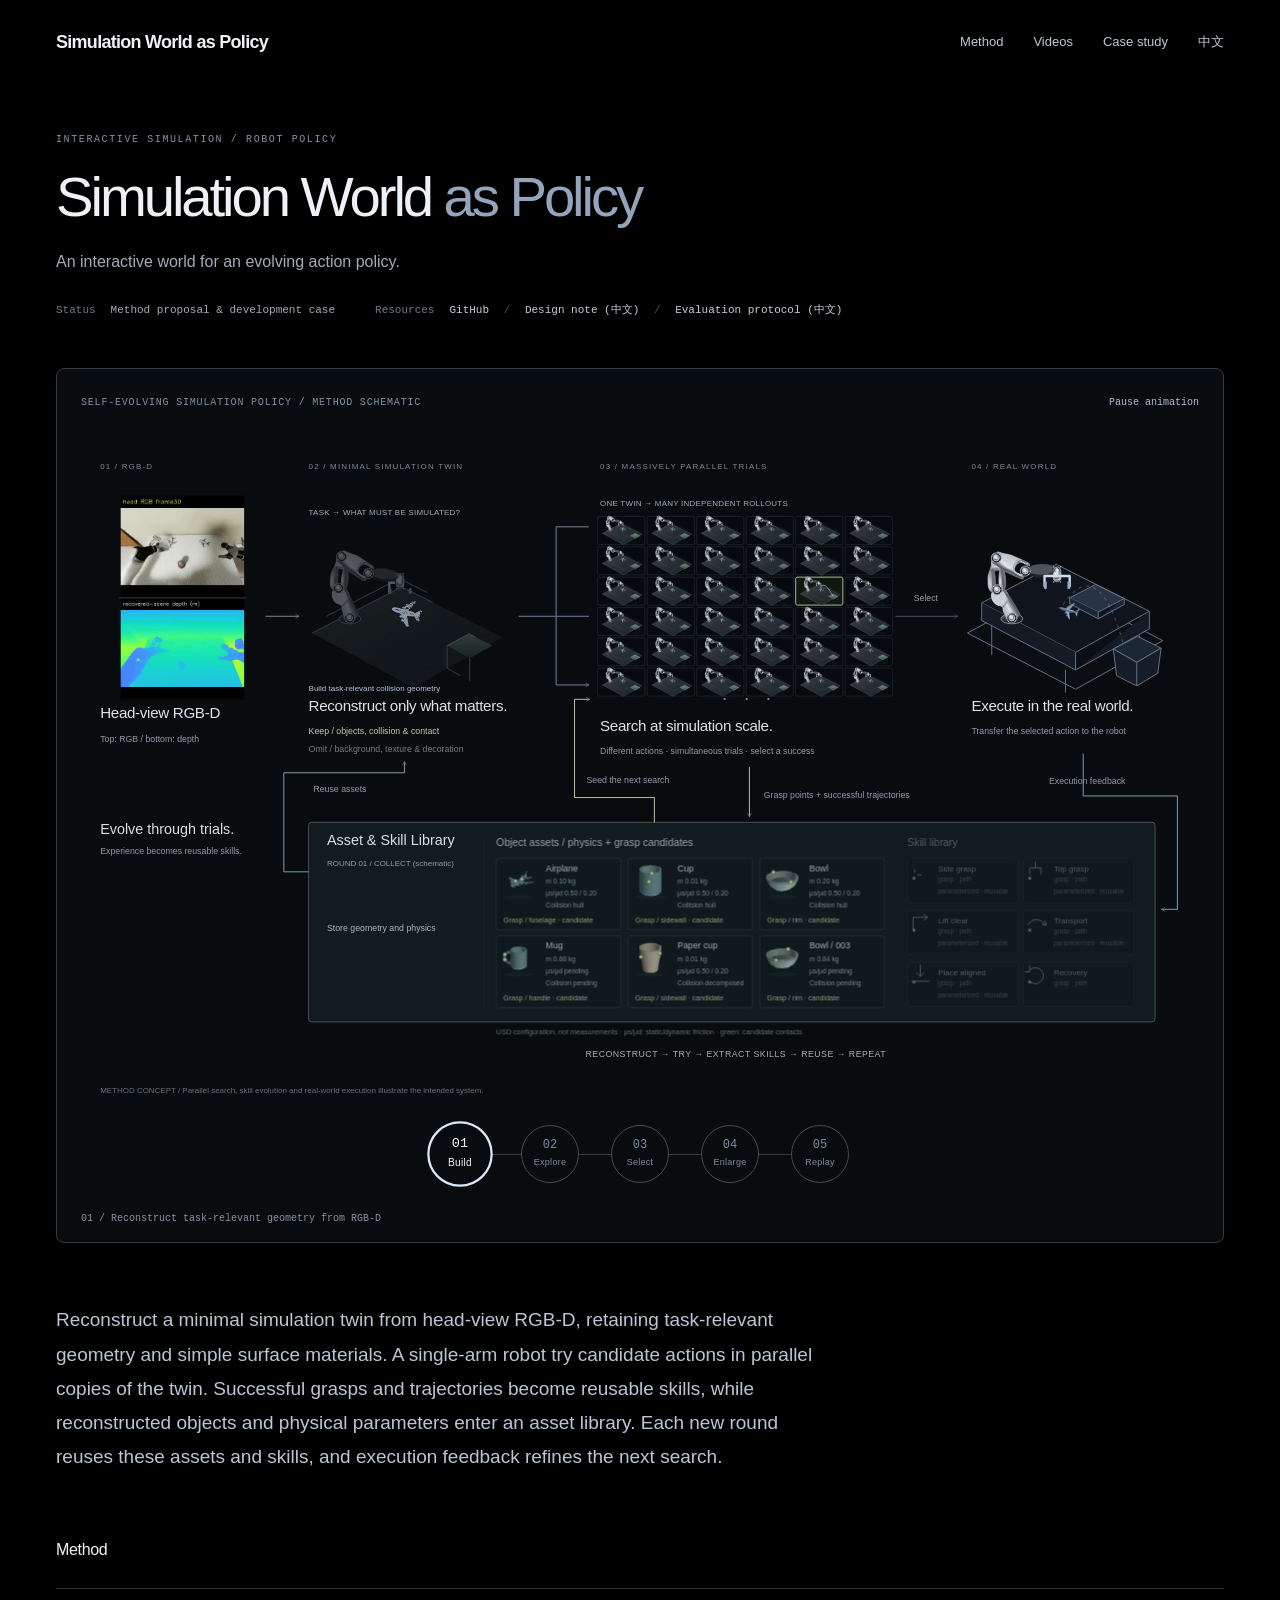
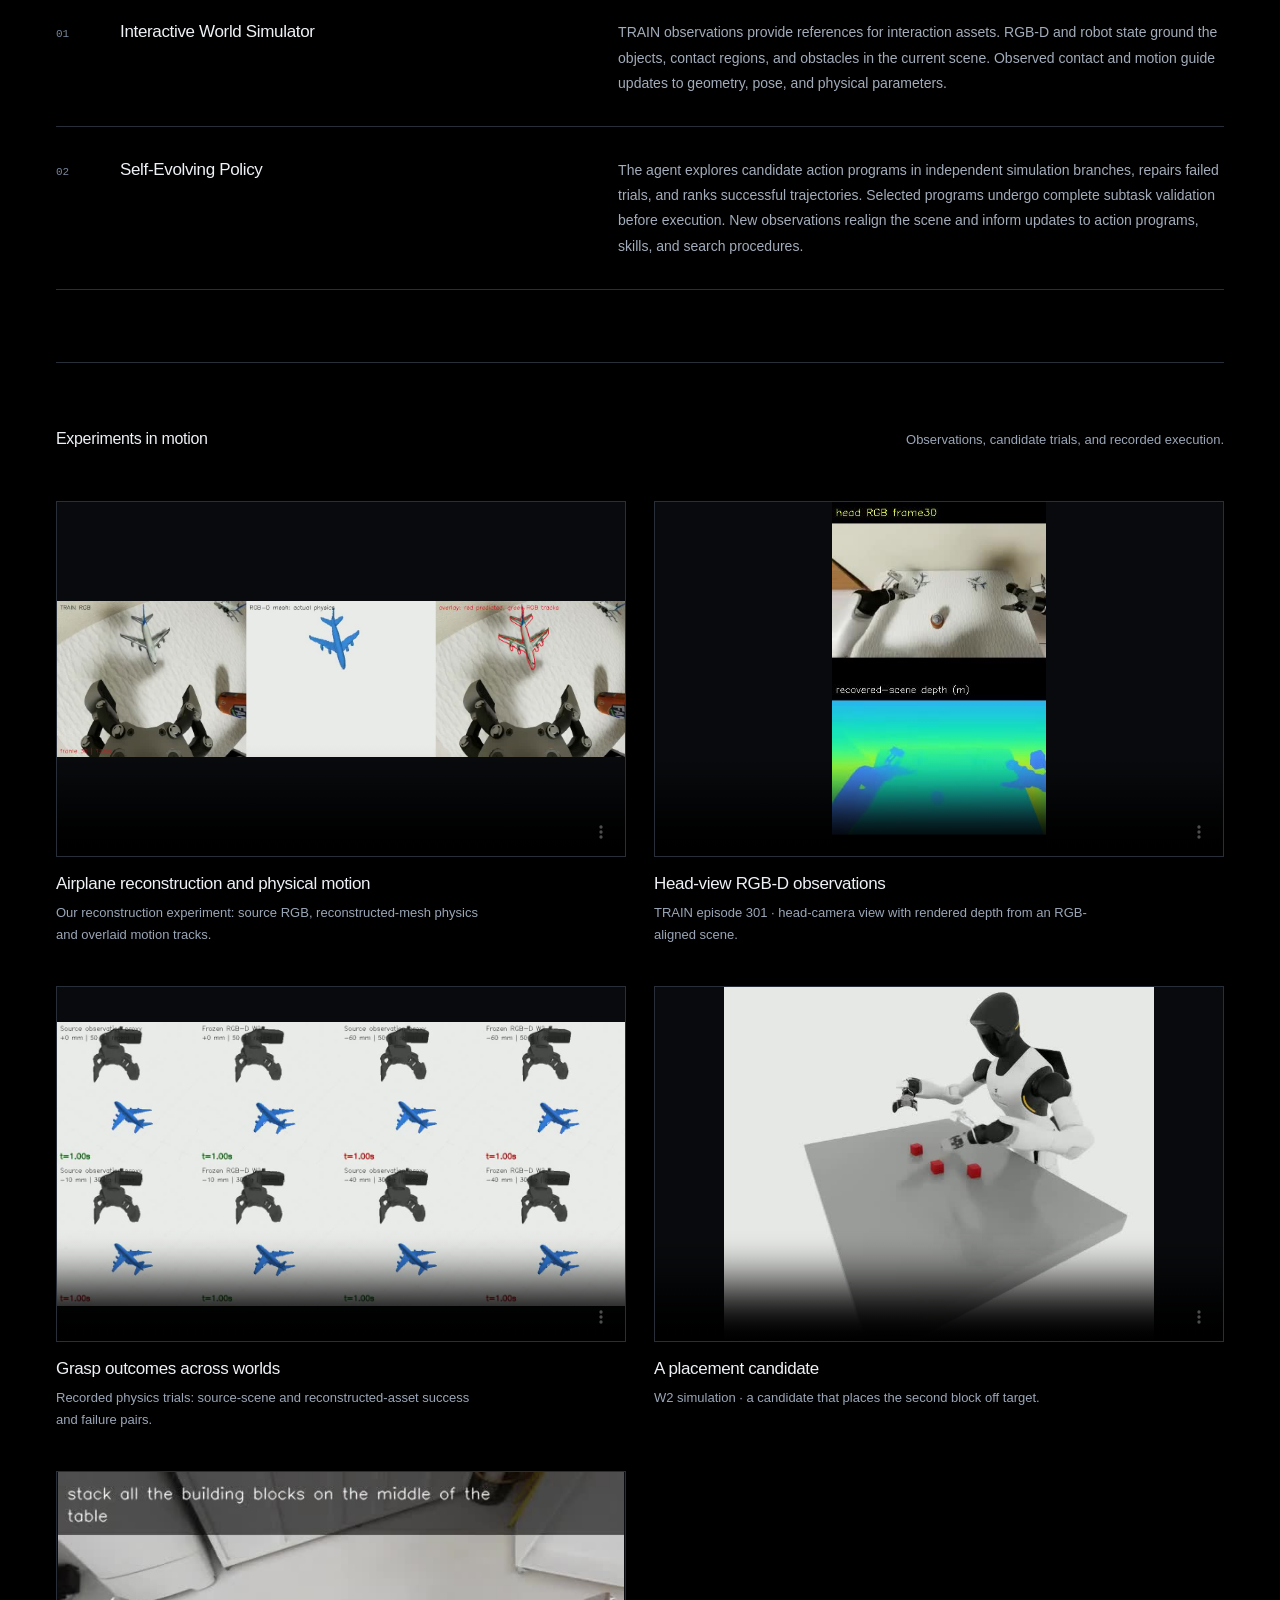
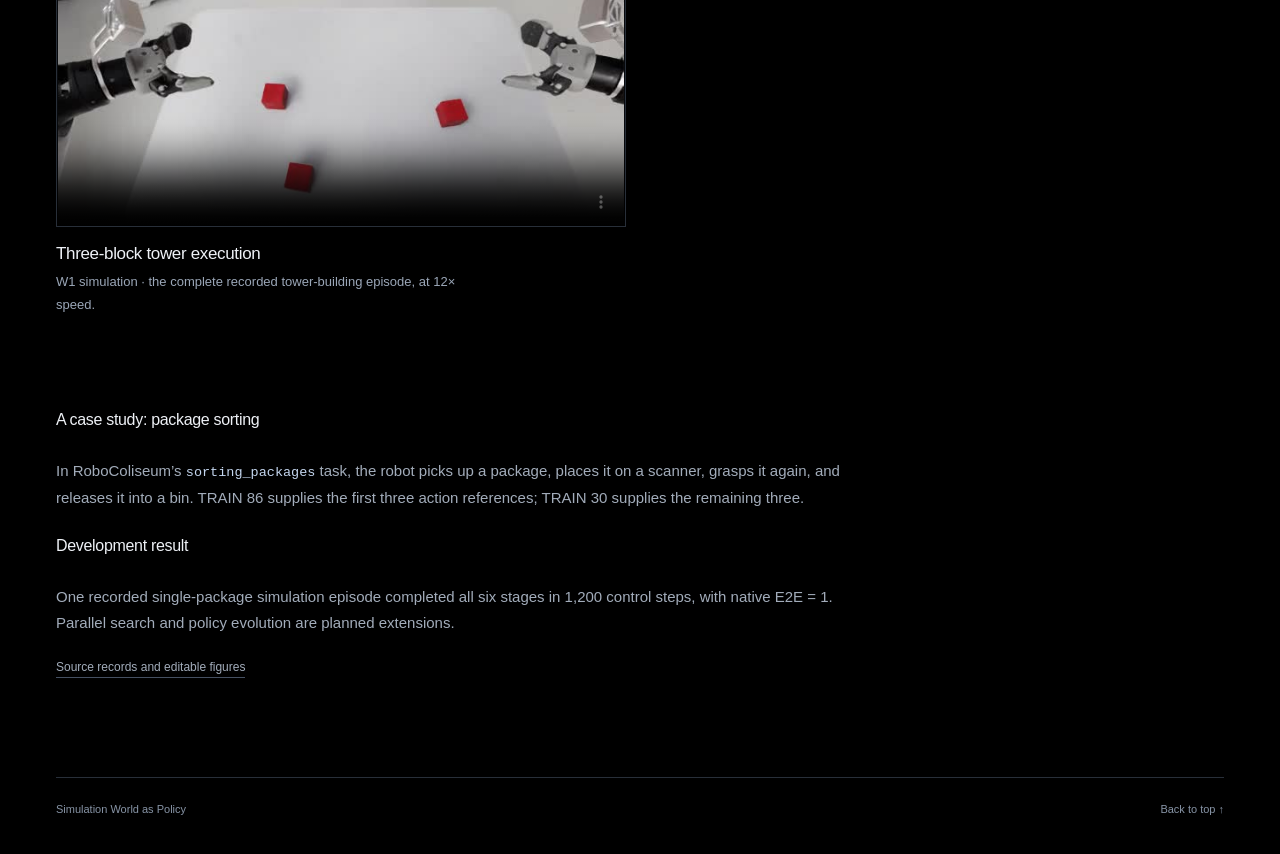
<file: web/index.html>
<!doctype html>
<html lang="en">
<head>
<meta charset="utf-8"><meta name="viewport" content="width=device-width,initial-scale=1">
<meta name="theme-color" content="#000000">
<meta name="description" content="An interactive world simulator and a self-evolving action policy for closed-loop robot manipulation.">
<title>Simulation World as Policy</title><link rel="stylesheet" href="style.css?v=36">
</head>
<body>
<header class="site-header"><a class="wordmark" href="#top">Simulation World as Policy</a><nav aria-label="Main navigation"><a href="#method">Method</a><a href="#videos">Videos</a><a href="#case">Case study</a><a href="zh/index.html" lang="zh-CN">中文</a></nav></header>
<main id="top">
<div class="article-title prose"><p class="eyebrow">INTERACTIVE SIMULATION / ROBOT POLICY</p>
<h1>Simulation World <span>as Policy</span></h1>
<p class="subtitle">An interactive world for an evolving action policy.</p>
<dl class="metadata"><div><dt>Status</dt><dd>Method proposal & development case</dd></div><div><dt>Resources</dt><dd><a href="https://github.com/MXITeam/simulation-world-as-policy" target="_blank" rel="noopener">GitHub</a><span> / </span><a href="../docs/architecture.md">Design note (中文)</a><span> / </span><a href="../docs/evaluation.md">Evaluation protocol (中文)</a></dd></div></dl>
</div>
<figure class="wide live-figure" data-loop>
<div class="figure-bar"><span>SELF-EVOLVING SIMULATION POLICY / METHOD SCHEMATIC</span><button type="button" data-play aria-pressed="false">Pause animation</button></div>
<div class="diagram-scroll" tabindex="0" role="region" aria-label="Interactive system diagram, horizontally scrollable"><svg class="system-diagram" viewBox="0 0 1400 840" xmlns="http://www.w3.org/2000/svg" role="img" aria-labelledby="system-title system-desc">
<title id="system-title">Simulation World as Policy — interaction and search</title>
<desc id="system-desc">Task-conditioned minimal reconstruction retains only geometry and contact relevant to task success, omitting irrelevant background, texture and decoration. Many independent copies of the twin test different actions simultaneously; a successful action is selected for real-world execution.</desc>
<defs>
<marker id="tip" viewBox="0 0 10 10" refX="8" refY="5" markerWidth="5" markerHeight="5" orient="auto"><path d="m1 1 7 4-7 4" fill="none" stroke="#66758a" stroke-width="1.4"/></marker>
<g id="asset-airplane"><image href="media/experiment-assets/airplane-mesh.png" x="0" y="-8" width="42" height="44"/></g>


<g id="parcel"><use href="#asset-airplane"/></g>
<g id="workspace" stroke="#66758a" stroke-width="1.15" stroke-linejoin="round">
<path d="m0 100 105-57 128 66-104 58Z" fill="#0b0e13" stroke="#66758a"/>
<path d="m17 64 89-46 111 56-88 49Z" fill="#10151d"/>
<path d="M17 64v21l112 59v-21m88-49v21l-88 49" fill="#141b25"/>
<path d="M29 91v35m88 18v27m88-69v32" fill="none"/>
<path d="m122 58 31-16 34 17-31 16Z" fill="#283445"/><path d="m122 58v7l34 18v-8m31-16v7l-31 17" fill="#1b2735"/>
<path d="m174 119 29-15 28 14-29 17Z" fill="#1c2734"/><path d="m174 119 4 32 24 12 25-15 4-30-29 17Z" fill="#141d28"/><path d="m202 135 0 28" fill="none"/>
<ellipse cx="53" cy="76" rx="16" ry="8" fill="#3a495d"/>
<path d="M53 75 48 41 79 17 107 35" fill="none" stroke="#a9b9cd" stroke-width="9" stroke-linecap="round"/>
<circle cx="48" cy="41" r="6" fill="#10151d"/><circle cx="79" cy="17" r="6" fill="#10151d"/>
<path d="m102 32 10 6-2 11m2-11 9-3 7 7" fill="none" stroke="#c3d1e4" stroke-width="2"/>
</g>
<pattern id="dots" width="9" height="9" patternUnits="userSpaceOnUse"><circle cx="2" cy="2" r="1" fill="#a7bfdc"/></pattern>
<g id="minimal-twin" fill="none" stroke="#8095ac" stroke-width="1.1" stroke-linejoin="round"><path d="M8 100 115 45 235 105 129 165Z" fill="url(#twin-surface)"/><path d="M8 100 115 45 235 105 129 165Z" fill="url(#twin-grain)" stroke="none"/><path d="M25 80 112 35 216 87 129 133Z" stroke-dasharray="3 4"/><path d="M48 95V59L80 27 113 43" stroke="#b8c9da" stroke-width="5" stroke-linecap="round"/><circle cx="80" cy="27" r="5" fill="#000"/><path d="m108 40 9 5v13m0-13 9-3 7 7"/><path d="m169 115 26-14 28 14-27 15Z" fill="url(#twin-contact)" stroke="#b4c7a5"/><path d="M169 115v27l27 15 27-15v-27m-27 15v27" stroke-dasharray="3 4"/><use href="#parcel" transform="translate(108 66) scale(.65)"/></g><radialGradient id="robot-joint-metal" cx="32%" cy="24%" r="80%"><stop offset="0" stop-color="#fafafa"/><stop offset=".4" stop-color="#b8bec3"/><stop offset=".7" stop-color="#666e76"/><stop offset="1" stop-color="#c3c8cb"/></radialGradient><radialGradient id="robot-joint-dark" cx="30%" cy="20%" r="85%"><stop offset="0" stop-color="#707780"/><stop offset=".45" stop-color="#2e3339"/><stop offset="1" stop-color="#101317"/></radialGradient><linearGradient id="twin-surface" x1="0" y1="0" x2="1" y2="1"><stop stop-color="#3b4144"/><stop offset=".5" stop-color="#262d32"/><stop offset="1" stop-color="#18232b"/></linearGradient><pattern id="twin-grain" width="14" height="8" patternUnits="userSpaceOnUse" patternTransform="rotate(27)"><path d="M0 1H14M0 6H9" stroke="#c2baa5" stroke-opacity=".13" stroke-width=".45"/></pattern><linearGradient id="twin-contact" x1="0" y1="0" x2="0" y2="1"><stop stop-color="#788a83"/><stop offset="1" stop-color="#344f4b"/></linearGradient></defs>



<g class="overview-labels">
<text x="24" y="42" class="overview-index">01 / RGB-D</text>
<text x="285" y="42" class="overview-index">02 / MINIMAL SIMULATION TWIN</text>
<text x="650" y="42" class="overview-index">03 / MASSIVELY PARALLEL TRIALS</text>
<text x="1115" y="42" class="overview-index">04 / REAL WORLD</text>
</g>
<g class="observation">
<image href="media/experiment-assets/swap-head-rgbd.jpg" x="12" y="76" width="230" height="255" preserveAspectRatio="xMidYMid meet"/>
<path class="depth-scan rgbd-scan" d="M48 204H206" stroke="#bdccdf" stroke-width="1.2"/>
<text x="24" y="355" class="overview-title">Head-view RGB-D</text>
<text x="24" y="384" class="overview-note">Top: RGB / bottom: depth</text>
</g>
<path d="M231 227H273" class="connector overview-arrow"/>
<g class="reconstruction">
<text x="285" y="100" class="task-conditioning">TASK → WHAT MUST BE SIMULATED?</text>
<g class="irrelevant-detail" fill="none" stroke="#59616b" stroke-width="1" stroke-dasharray="2 4">
<path d="M295 184V126H521V199M303 139H513M303 151H513M303 163H513"/>
<path d="m484 281 17-9 17 9-17 10Zm0 0v24l17 10 17-10v-24M500 272v-18m-12 6 12-6 12 6"/>
<path d="M298 285v22h23v-22m-23 6h23M308 285v-13m-7 4 7-4 8 4"/>
</g>
<g class="reconstruction-cloud" transform="translate(281 143) scale(1.05)"><circle class="context-point" cx="110.8" cy="86.7" r=".8"/><circle class="context-point" cx="38.8" cy="148.3" r=".8"/><circle class="context-point" cx="9.4" cy="102.8" r=".8"/><circle class="context-point" cx="207.4" cy="50.1" r=".8"/><circle class="context-point" cx="131.0" cy="117.1" r=".8"/><circle class="context-point" cx="17.1" cy="87.4" r=".8"/><circle class="context-point" cx="164.2" cy="96.5" r=".8"/><circle class="context-point" cx="169.0" cy="59.6" r=".8"/><circle class="context-point" cx="60.8" cy="53.9" r=".8"/><circle class="context-point" cx="120.4" cy="155.5" r=".8"/><circle class="context-point" cx="139.1" cy="136.8" r=".8"/><circle class="context-point" cx="93.2" cy="133.3" r=".8"/><circle class="context-point" cx="30.6" cy="76.4" r=".8"/><circle class="context-point" cx="157.7" cy="130.7" r=".8"/><circle class="context-point" cx="101.6" cy="51.0" r=".8"/><circle class="context-point" cx="67.2" cy="66.2" r=".8"/><circle class="context-point" cx="70.4" cy="141.2" r=".8"/><circle class="context-point" cx="52.3" cy="150.8" r=".8"/><circle class="context-point" cx="203.2" cy="46.8" r=".8"/><circle class="context-point" cx="92.1" cy="101.5" r=".8"/><circle class="context-point" cx="13.2" cy="93.1" r=".8"/><circle class="context-point" cx="209.2" cy="54.0" r=".8"/><circle class="context-point" cx="140.5" cy="55.2" r=".8"/><circle class="context-point" cx="136.5" cy="151.9" r=".8"/><circle class="context-point" cx="53.1" cy="41.0" r=".8"/><circle class="context-point" cx="26.5" cy="107.5" r=".8"/><circle class="context-point" cx="11.9" cy="50.6" r=".8"/><circle class="context-point" cx="118.3" cy="155.1" r=".8"/><circle class="context-point" cx="101.3" cy="89.8" r=".8"/><circle class="context-point" cx="149.8" cy="51.7" r=".8"/><circle class="context-point" cx="136.7" cy="61.6" r=".8"/><circle class="context-point" cx="143.2" cy="159.8" r=".8"/><circle class="context-point" cx="20.0" cy="109.4" r=".8"/><circle class="context-point" cx="142.6" cy="58.7" r=".8"/><circle class="context-point" cx="67.6" cy="164.4" r=".8"/><circle class="context-point" cx="229.5" cy="55.2" r=".8"/><circle class="context-point" cx="164.6" cy="158.9" r=".8"/><circle class="context-point" cx="60.6" cy="116.4" r=".8"/><circle class="context-point" cx="17.6" cy="85.7" r=".8"/><circle class="context-point" cx="157.7" cy="113.8" r=".8"/><circle class="context-point" cx="180.0" cy="50.8" r=".8"/><circle class="context-point" cx="85.1" cy="148.0" r=".8"/><circle class="context-point" cx="137.7" cy="96.4" r=".8"/><circle class="context-point" cx="97.3" cy="163.3" r=".8"/><circle class="context-point" cx="135.5" cy="42.3" r=".8"/><circle class="context-point" cx="185.5" cy="81.1" r=".8"/><circle class="context-point" cx="104.3" cy="66.7" r=".8"/><circle class="context-point" cx="106.6" cy="80.6" r=".8"/><circle class="context-point" cx="27.7" cy="118.7" r=".8"/><circle class="context-point" cx="30.9" cy="138.0" r=".8"/><circle class="context-point" cx="13.6" cy="137.6" r=".8"/><circle class="context-point" cx="187.3" cy="102.2" r=".8"/><circle class="context-point" cx="165.5" cy="71.0" r=".8"/><circle class="context-point" cx="171.8" cy="93.1" r=".8"/><circle class="context-point" cx="59.3" cy="160.5" r=".8"/><circle class="context-point" cx="97.0" cy="86.6" r=".8"/><circle class="context-point" cx="198.9" cy="86.2" r=".8"/><circle class="context-point" cx="156.2" cy="61.4" r=".8"/><circle class="context-point" cx="195.2" cy="72.4" r=".8"/><circle class="context-point" cx="19.2" cy="161.9" r=".8"/><circle class="context-point" cx="46.4" cy="158.3" r=".8"/><circle class="context-point" cx="226.9" cy="115.8" r=".8"/><circle class="context-point" cx="10.6" cy="47.6" r=".8"/><circle class="context-point" cx="54.3" cy="88.6" r=".8"/><circle class="context-point" cx="143.8" cy="160.8" r=".8"/><circle class="context-point" cx="86.7" cy="57.6" r=".8"/><circle class="context-point" cx="132.7" cy="57.2" r=".8"/><circle class="context-point" cx="27.2" cy="109.5" r=".8"/><circle class="context-point" cx="162.5" cy="48.2" r=".8"/><circle class="context-point" cx="108.2" cy="128.0" r=".8"/><circle class="context-point" cx="177.6" cy="87.9" r=".8"/><circle class="context-point" cx="205.0" cy="61.1" r=".8"/><circle class="context-point" cx="166.8" cy="136.5" r=".8"/><circle class="context-point" cx="203.4" cy="101.8" r=".8"/><circle class="context-point" cx="30.0" cy="46.1" r=".8"/><circle class="context-point" cx="125.4" cy="61.7" r=".8"/><circle class="context-point" cx="147.8" cy="50.5" r=".8"/><circle class="context-point" cx="181.2" cy="67.8" r=".8"/><circle class="context-point" cx="10.9" cy="62.0" r=".8"/><circle class="context-point" cx="109.4" cy="109.9" r=".8"/><circle class="context-point" cx="94.2" cy="61.6" r=".8"/><circle class="context-point" cx="115.0" cy="158.3" r=".8"/><circle class="context-point" cx="126.9" cy="157.7" r=".8"/><circle class="context-point" cx="14.4" cy="164.1" r=".8"/><circle class="context-point" cx="205.4" cy="108.0" r=".8"/><circle class="context-point" cx="124.2" cy="107.1" r=".8"/><circle class="context-point" cx="209.9" cy="48.2" r=".8"/><circle class="context-point" cx="150.7" cy="107.8" r=".8"/><circle class="context-point" cx="74.7" cy="130.6" r=".8"/><circle class="context-point" cx="168.0" cy="52.9" r=".8"/><circle class="context-point" cx="163.3" cy="96.7" r=".8"/><circle class="context-point" cx="116.8" cy="119.6" r=".8"/><circle class="context-point" cx="19.8" cy="115.4" r=".8"/><circle class="context-point" cx="90.8" cy="149.8" r=".8"/><circle class="context-point" cx="59.3" cy="142.9" r=".8"/><circle class="context-point" cx="170.0" cy="118.1" r=".8"/><circle class="context-point" cx="202.4" cy="44.5" r=".8"/><circle class="context-point" cx="140.5" cy="116.7" r=".8"/><circle class="context-point" cx="158.5" cy="90.8" r=".8"/><circle class="context-point" cx="23.3" cy="63.6" r=".8"/><circle class="context-point" cx="143.0" cy="62.7" r=".8"/><circle class="context-point" cx="22.4" cy="84.3" r=".8"/><circle class="context-point" cx="112.4" cy="106.9" r=".8"/><circle class="context-point" cx="13.8" cy="136.9" r=".8"/><circle class="context-point" cx="82.1" cy="137.9" r=".8"/><circle class="context-point" cx="9.9" cy="159.3" r=".8"/><circle class="context-point" cx="139.0" cy="162.0" r=".8"/><circle class="context-point" cx="227.0" cy="144.1" r=".8"/><circle class="context-point" cx="31.6" cy="83.6" r=".8"/><circle class="context-point" cx="59.4" cy="137.5" r=".8"/><circle class="context-point" cx="50.7" cy="67.6" r=".8"/><circle class="context-point" cx="32.6" cy="55.0" r=".8"/><circle class="context-point" cx="216.3" cy="162.0" r=".8"/><circle class="context-point" cx="90.7" cy="132.6" r=".8"/><circle class="context-point" cx="111.8" cy="105.3" r=".8"/><circle class="context-point" cx="90.0" cy="119.3" r=".8"/><circle class="context-point" cx="60.4" cy="72.0" r=".8"/><circle class="context-point" cx="123.0" cy="64.7" r=".8"/><circle class="context-point" cx="105.5" cy="158.0" r=".8"/><circle class="context-point" cx="12.9" cy="52.9" r=".8"/><circle class="context-point" cx="185.6" cy="47.2" r=".8"/><circle class="context-point" cx="63.8" cy="146.5" r=".8"/><circle class="context-point" cx="142.4" cy="67.6" r=".8"/><circle class="context-point" cx="21.0" cy="74.4" r=".8"/><circle class="context-point" cx="74.6" cy="140.0" r=".8"/><circle class="context-point" cx="224.6" cy="138.3" r=".8"/><circle class="context-point" cx="208.2" cy="156.3" r=".8"/><circle class="context-point" cx="202.6" cy="155.0" r=".8"/><circle class="context-point" cx="222.8" cy="51.8" r=".8"/><circle class="context-point" cx="78.5" cy="70.9" r=".8"/><circle class="context-point" cx="142.1" cy="101.5" r=".8"/><circle class="context-point" cx="85.0" cy="144.6" r=".8"/><circle class="context-point" cx="96.6" cy="66.1" r=".8"/><circle class="context-point" cx="69.4" cy="97.7" r=".8"/><circle class="context-point" cx="143.5" cy="111.1" r=".8"/><circle class="context-point" cx="105.7" cy="63.3" r=".8"/><circle class="context-point" cx="97.3" cy="80.6" r=".8"/><circle class="context-point" cx="45.9" cy="108.0" r=".8"/><circle class="context-point" cx="49.9" cy="129.0" r=".8"/><circle class="context-point" cx="154.2" cy="57.2" r=".8"/><circle class="context-point" cx="146.8" cy="82.2" r=".8"/><circle class="context-point" cx="107.3" cy="115.8" r=".8"/><circle class="context-point" cx="177.1" cy="150.4" r=".8"/><circle class="context-point" cx="170.8" cy="66.4" r=".8"/><circle class="context-point" cx="128.3" cy="81.9" r=".8"/><circle class="context-point" cx="12.2" cy="109.1" r=".8"/><circle class="context-point" cx="112.5" cy="148.4" r=".8"/><circle class="context-point" cx="79.9" cy="144.2" r=".8"/><circle class="context-point" cx="122.1" cy="52.4" r=".8"/><circle class="context-point" cx="167.2" cy="75.6" r=".8"/><circle class="context-point" cx="126.4" cy="48.9" r=".8"/><circle class="context-point" cx="10.4" cy="155.1" r=".8"/><circle class="context-point" cx="17.3" cy="58.6" r=".8"/><circle class="context-point" cx="44.3" cy="52.0" r=".8"/><circle class="context-point" cx="190.9" cy="164.4" r=".8"/><circle class="context-point" cx="152.1" cy="89.4" r=".8"/><circle class="context-point" cx="205.2" cy="103.3" r=".8"/><circle class="context-point" cx="37.9" cy="126.3" r=".8"/><circle class="context-point" cx="87.7" cy="73.7" r=".8"/><circle class="context-point" cx="79.1" cy="88.1" r=".8"/><circle class="context-point" cx="48.5" cy="116.6" r=".8"/><circle class="context-point" cx="200.8" cy="111.3" r=".8"/><circle class="context-point" cx="10.1" cy="125.5" r=".8"/><circle class="context-point" cx="12.5" cy="99.8" r=".8"/><circle class="context-point" cx="200.2" cy="124.6" r=".8"/><circle class="context-point" cx="209.6" cy="134.3" r=".8"/><circle class="context-point" cx="68.6" cy="58.0" r=".8"/><circle class="context-point" cx="108.2" cy="125.0" r=".8"/><circle class="context-point" cx="59.5" cy="81.4" r=".8"/><circle class="context-point" cx="174.1" cy="83.5" r=".8"/><circle class="context-point" cx="141.4" cy="108.2" r=".8"/><circle class="context-point" cx="214.2" cy="43.3" r=".8"/><circle class="context-point" cx="49.4" cy="137.3" r=".8"/><circle class="context-point" cx="156.5" cy="52.1" r=".8"/><circle class="context-point" cx="37.9" cy="66.3" r=".8"/><circle class="context-point" cx="128.6" cy="152.8" r=".8"/><circle class="context-point" cx="56.1" cy="65.4" r=".8"/><circle class="context-point" cx="160.2" cy="92.9" r=".8"/><circle class="context-point" cx="196.0" cy="164.9" r=".8"/><circle class="context-point" cx="215.8" cy="129.5" r=".8"/><circle class="task-point" cx="117.4" cy="77.9" r=".75"/><circle class="task-point" cx="118.0" cy="78.5" r=".75"/><circle class="task-point" cx="118.8" cy="78.1" r=".75"/><circle class="task-point" cx="119.9" cy="78.4" r=".75"/><circle class="task-point" cx="115.4" cy="74.1" r=".75"/><circle class="task-point" cx="116.8" cy="74.0" r=".75"/><circle class="task-point" cx="120.5" cy="78.4" r=".75"/><circle class="task-point" cx="121.4" cy="78.8" r=".75"/><circle class="task-point" cx="122.3" cy="79.2" r=".75"/><circle class="task-point" cx="123.0" cy="78.9" r=".75"/><circle class="task-point" cx="105.9" cy="70.7" r=".75"/><circle class="task-point" cx="107.0" cy="70.9" r=".75"/><circle class="task-point" cx="108.4" cy="70.7" r=".75"/><circle class="task-point" cx="104.0" cy="71.7" r=".75"/><circle class="task-point" cx="104.5" cy="72.3" r=".75"/><circle class="task-point" cx="105.2" cy="70.7" r=".75"/><circle class="task-point" cx="134.9" cy="75.8" r=".75"/><circle class="task-point" cx="135.7" cy="76.7" r=".75"/><circle class="task-point" cx="136.3" cy="76.1" r=".75"/><circle class="task-point" cx="108.8" cy="74.4" r=".75"/><circle class="task-point" cx="109.1" cy="73.8" r=".75"/><circle class="task-point" cx="110.1" cy="74.6" r=".75"/><circle class="task-point" cx="111.7" cy="75.3" r=".75"/><circle class="task-point" cx="114.4" cy="72.8" r=".75"/><circle class="task-point" cx="115.0" cy="72.1" r=".75"/><circle class="task-point" cx="115.5" cy="72.3" r=".75"/><circle class="task-point" cx="116.0" cy="72.6" r=".75"/><circle class="task-point" cx="116.6" cy="71.4" r=".75"/><circle class="task-point" cx="111.5" cy="70.9" r=".75"/><circle class="task-point" cx="111.9" cy="70.9" r=".75"/><circle class="task-point" cx="112.6" cy="71.2" r=".75"/><circle class="task-point" cx="113.5" cy="71.4" r=".75"/><circle class="task-point" cx="114.3" cy="71.9" r=".75"/><circle class="task-point" cx="114.9" cy="77.0" r=".75"/><circle class="task-point" cx="115.6" cy="77.3" r=".75"/><circle class="task-point" cx="116.6" cy="78.0" r=".75"/><circle class="task-point" cx="113.7" cy="80.1" r=".75"/><circle class="task-point" cx="114.4" cy="80.0" r=".75"/><circle class="task-point" cx="114.6" cy="80.0" r=".75"/><circle class="task-point" cx="115.0" cy="80.4" r=".75"/><circle class="task-point" cx="115.2" cy="79.3" r=".75"/><circle class="task-point" cx="115.4" cy="79.3" r=".75"/><circle class="task-point" cx="115.5" cy="80.1" r=".75"/><circle class="task-point" cx="115.7" cy="79.0" r=".75"/><circle class="task-point" cx="115.9" cy="78.2" r=".75"/><circle class="task-point" cx="116.3" cy="80.3" r=".75"/><circle class="task-point" cx="116.5" cy="79.8" r=".75"/><circle class="task-point" cx="116.8" cy="80.5" r=".75"/><circle class="task-point" cx="117.1" cy="80.5" r=".75"/><circle class="task-point" cx="120.3" cy="68.6" r=".75"/><circle class="task-point" cx="121.2" cy="68.0" r=".75"/><circle class="task-point" cx="121.9" cy="68.6" r=".75"/><circle class="task-point" cx="122.5" cy="67.5" r=".75"/><circle class="task-point" cx="115.4" cy="85.4" r=".75"/><circle class="task-point" cx="115.9" cy="85.1" r=".75"/><circle class="task-point" cx="116.6" cy="85.1" r=".75"/><circle class="task-point" cx="123.2" cy="67.7" r=".75"/><circle class="task-point" cx="124.8" cy="67.2" r=".75"/><circle class="task-point" cx="123.5" cy="78.5" r=".75"/><circle class="task-point" cx="116.3" cy="69.7" r=".75"/><circle class="task-point" cx="116.8" cy="69.1" r=".75"/><circle class="task-point" cx="120.5" cy="68.4" r=".75"/><circle class="task-point" cx="122.6" cy="68.6" r=".75"/><circle class="task-point" cx="109.1" cy="73.4" r=".75"/><circle class="task-point" cx="123.8" cy="69.1" r=".75"/><circle class="task-point" cx="124.6" cy="68.4" r=".75"/><circle class="task-point" cx="125.2" cy="67.3" r=".75"/><circle class="task-point" cx="125.9" cy="68.7" r=".75"/><circle class="task-point" cx="126.5" cy="76.8" r=".75"/><circle class="task-point" cx="127.4" cy="77.9" r=".75"/><circle class="task-point" cx="128.3" cy="78.6" r=".75"/><circle class="task-point" cx="135.9" cy="74.9" r=".75"/><circle class="task-point" cx="137.2" cy="73.6" r=".75"/><circle class="task-point" cx="120.3" cy="89.7" r=".75"/><circle class="task-point" cx="120.5" cy="90.2" r=".75"/><circle class="task-point" cx="120.6" cy="89.6" r=".75"/><circle class="task-point" cx="121.0" cy="90.9" r=".75"/><circle class="task-point" cx="121.2" cy="89.9" r=".75"/><circle class="task-point" cx="121.5" cy="90.9" r=".75"/><circle class="task-point" cx="121.7" cy="90.4" r=".75"/><circle class="task-point" cx="121.9" cy="89.4" r=".75"/><circle class="task-point" cx="122.1" cy="88.9" r=".75"/><circle class="task-point" cx="122.3" cy="90.9" r=".75"/><circle class="task-point" cx="129.6" cy="76.5" r=".75"/><circle class="task-point" cx="130.7" cy="77.0" r=".75"/><circle class="task-point" cx="135.2" cy="84.8" r=".75"/><circle class="task-point" cx="138.3" cy="74.3" r=".75"/><circle class="task-point" cx="117.4" cy="73.8" r=".75"/><circle class="task-point" cx="117.5" cy="72.8" r=".75"/><circle class="task-point" cx="117.9" cy="72.8" r=".75"/><circle class="task-point" cx="118.5" cy="73.7" r=".75"/><circle class="task-point" cx="118.8" cy="73.0" r=".75"/><circle class="task-point" cx="119.4" cy="73.1" r=".75"/><circle class="task-point" cx="119.9" cy="73.3" r=".75"/><circle class="task-point" cx="116.1" cy="73.4" r=".75"/><circle class="task-point" cx="117.0" cy="73.7" r=".75"/><circle class="task-point" cx="132.9" cy="76.0" r=".75"/><circle class="task-point" cx="133.3" cy="76.3" r=".75"/><circle class="task-point" cx="133.4" cy="75.7" r=".75"/><circle class="task-point" cx="133.9" cy="77.2" r=".75"/><circle class="task-point" cx="134.1" cy="76.2" r=".75"/><circle class="task-point" cx="134.5" cy="77.1" r=".75"/><circle class="task-point" cx="134.7" cy="77.1" r=".75"/><circle class="task-point" cx="134.8" cy="75.2" r=".75"/><circle class="task-point" cx="135.6" cy="76.4" r=".75"/><circle class="task-point" cx="136.3" cy="77.0" r=".75"/><circle class="task-point" cx="111.2" cy="75.2" r=".75"/><circle class="task-point" cx="112.6" cy="71.9" r=".75"/><circle class="task-point" cx="113.5" cy="71.9" r=".75"/><circle class="task-point" cx="130.5" cy="64.0" r=".75"/><circle class="task-point" cx="120.6" cy="66.2" r=".75"/><circle class="task-point" cx="121.2" cy="65.7" r=".75"/><circle class="task-point" cx="121.7" cy="67.6" r=".75"/><circle class="task-point" cx="122.5" cy="66.8" r=".75"/><circle class="task-point" cx="126.1" cy="68.9" r=".75"/><circle class="task-point" cx="127.2" cy="67.3" r=".75"/><circle class="task-point" cx="129.6" cy="77.8" r=".75"/><circle class="task-point" cx="130.3" cy="78.4" r=".75"/><circle class="task-point" cx="130.8" cy="79.1" r=".75"/><circle class="task-point" cx="131.2" cy="78.9" r=".75"/><circle class="task-point" cx="131.4" cy="77.0" r=".75"/><circle class="task-point" cx="131.7" cy="77.7" r=".75"/><circle class="task-point" cx="118.5" cy="87.5" r=".75"/><circle class="task-point" cx="118.6" cy="87.7" r=".75"/><circle class="task-point" cx="118.8" cy="87.5" r=".75"/><circle class="task-point" cx="119.0" cy="87.9" r=".75"/><circle class="task-point" cx="119.2" cy="86.7" r=".75"/><circle class="task-point" cx="119.4" cy="88.7" r=".75"/><circle class="task-point" cx="119.7" cy="87.5" r=".75"/><circle class="task-point" cx="119.9" cy="87.3" r=".75"/><circle class="task-point" cx="120.0" cy="87.0" r=".75"/><circle class="task-point" cx="123.5" cy="66.7" r=".75"/><circle class="task-point" cx="122.3" cy="79.0" r=".75"/><circle class="task-point" cx="126.8" cy="75.5" r=".75"/><circle class="task-point" cx="127.7" cy="76.0" r=".75"/><circle class="task-point" cx="123.2" cy="79.0" r=".75"/><circle class="task-point" cx="123.4" cy="79.0" r=".75"/><circle class="task-point" cx="123.7" cy="78.9" r=".75"/><circle class="task-point" cx="124.0" cy="77.9" r=".75"/><circle class="task-point" cx="124.6" cy="79.3" r=".75"/><circle class="task-point" cx="125.0" cy="78.6" r=".75"/><circle class="task-point" cx="125.4" cy="79.0" r=".75"/><circle class="task-point" cx="125.7" cy="78.7" r=".75"/><circle class="task-point" cx="117.4" cy="78.3" r=".75"/><circle class="task-point" cx="117.5" cy="77.2" r=".75"/><circle class="task-point" cx="117.9" cy="78.2" r=".75"/><circle class="task-point" cx="118.3" cy="78.1" r=".75"/><circle class="task-point" cx="118.6" cy="78.3" r=".75"/><circle class="task-point" cx="119.0" cy="78.7" r=".75"/><circle class="task-point" cx="119.2" cy="77.1" r=".75"/><circle class="task-point" cx="119.5" cy="76.9" r=".75"/><circle class="task-point" cx="120.1" cy="78.5" r=".75"/><circle class="task-point" cx="105.5" cy="73.1" r=".75"/><circle class="task-point" cx="116.3" cy="80.9" r=".75"/><circle class="task-point" cx="116.6" cy="81.6" r=".75"/><circle class="task-point" cx="116.8" cy="81.7" r=".75"/><circle class="task-point" cx="117.0" cy="80.7" r=".75"/><circle class="task-point" cx="117.2" cy="75.6" r=".75"/><circle class="task-point" cx="117.7" cy="74.3" r=".75"/><circle class="task-point" cx="118.5" cy="75.9" r=".75"/><circle class="task-point" cx="119.0" cy="75.9" r=".75"/><circle class="task-point" cx="119.5" cy="75.5" r=".75"/><circle class="task-point" cx="120.1" cy="74.8" r=".75"/><circle class="task-point" cx="131.7" cy="81.8" r=".75"/><circle class="task-point" cx="132.0" cy="82.1" r=".75"/><circle class="task-point" cx="132.3" cy="81.6" r=".75"/><circle class="task-point" cx="132.5" cy="81.6" r=".75"/><circle class="task-point" cx="132.8" cy="81.5" r=".75"/><circle class="task-point" cx="133.2" cy="81.6" r=".75"/><circle class="task-point" cx="133.6" cy="81.3" r=".75"/><circle class="task-point" cx="134.1" cy="81.0" r=".75"/><circle class="task-point" cx="123.2" cy="78.0" r=".75"/><circle class="task-point" cx="105.5" cy="72.1" r=".75"/><circle class="task-point" cx="124.6" cy="65.9" r=".75"/><circle class="task-point" cx="125.5" cy="64.8" r=".75"/><circle class="task-point" cx="129.2" cy="64.4" r=".75"/><circle class="task-point" cx="129.8" cy="63.8" r=".75"/><circle class="task-point" cx="130.6" cy="62.6" r=".75"/><circle class="task-point" cx="126.5" cy="65.1" r=".75"/><circle class="task-point" cx="127.4" cy="65.3" r=".75"/><circle class="task-point" cx="117.5" cy="72.6" r=".75"/><circle class="task-point" cx="118.1" cy="71.4" r=".75"/><circle class="task-point" cx="118.6" cy="72.3" r=".75"/><circle class="task-point" cx="118.9" cy="70.0" r=".75"/><circle class="task-point" cx="119.5" cy="70.0" r=".75"/><circle class="task-point" cx="131.9" cy="78.9" r=".75"/><circle class="task-point" cx="132.1" cy="77.7" r=".75"/><circle class="task-point" cx="132.3" cy="77.9" r=".75"/><circle class="task-point" cx="132.5" cy="79.0" r=".75"/><circle class="task-point" cx="132.3" cy="77.6" r=".75"/><circle class="task-point" cx="132.8" cy="78.3" r=".75"/><circle class="task-point" cx="133.0" cy="77.8" r=".75"/><circle class="task-point" cx="133.2" cy="77.9" r=".75"/><circle class="task-point" cx="133.6" cy="79.1" r=".75"/><circle class="task-point" cx="133.7" cy="78.1" r=".75"/><circle class="task-point" cx="133.9" cy="78.4" r=".75"/><circle class="task-point" cx="134.1" cy="78.0" r=".75"/><circle class="task-point" cx="134.3" cy="79.0" r=".75"/><circle class="task-point" cx="134.5" cy="79.0" r=".75"/><circle class="task-point" cx="134.7" cy="78.0" r=".75"/><circle class="task-point" cx="117.7" cy="85.1" r=".75"/><circle class="task-point" cx="134.8" cy="78.4" r=".75"/><circle class="task-point" cx="135.2" cy="77.6" r=".75"/><circle class="task-point" cx="129.1" cy="76.6" r=".75"/><circle class="task-point" cx="129.9" cy="76.7" r=".75"/><circle class="task-point" cx="130.8" cy="77.0" r=".75"/><circle class="task-point" cx="132.6" cy="83.5" r=".75"/><circle class="task-point" cx="133.2" cy="84.4" r=".75"/><circle class="task-point" cx="133.6" cy="84.0" r=".75"/><circle class="task-point" cx="134.1" cy="83.3" r=".75"/><circle class="task-point" cx="123.0" cy="76.6" r=".75"/><circle class="task-point" cx="123.5" cy="76.0" r=".75"/><circle class="task-point" cx="124.1" cy="76.5" r=".75"/><circle class="task-point" cx="124.5" cy="74.6" r=".75"/><circle class="task-point" cx="125.0" cy="75.4" r=".75"/><circle class="task-point" cx="125.4" cy="74.8" r=".75"/><circle class="task-point" cx="125.9" cy="76.2" r=".75"/><circle class="task-point" cx="104.1" cy="70.7" r=".75"/><circle class="task-point" cx="104.6" cy="71.5" r=".75"/><circle class="task-point" cx="105.0" cy="71.6" r=".75"/><circle class="task-point" cx="105.3" cy="70.8" r=".75"/><circle class="task-point" cx="114.3" cy="76.9" r=".75"/><circle class="task-point" cx="114.4" cy="76.2" r=".75"/><circle class="task-point" cx="114.8" cy="76.9" r=".75"/><circle class="task-point" cx="115.0" cy="76.2" r=".75"/><circle class="task-point" cx="115.1" cy="76.8" r=".75"/><circle class="task-point" cx="115.4" cy="77.9" r=".75"/><circle class="task-point" cx="115.7" cy="77.3" r=".75"/><circle class="task-point" cx="115.7" cy="76.7" r=".75"/><circle class="task-point" cx="116.3" cy="77.4" r=".75"/><circle class="task-point" cx="116.3" cy="77.0" r=".75"/><circle class="task-point" cx="116.8" cy="77.6" r=".75"/><circle class="task-point" cx="108.6" cy="74.1" r=".75"/><circle class="task-point" cx="108.6" cy="74.1" r=".75"/><circle class="task-point" cx="109.2" cy="73.8" r=".75"/><circle class="task-point" cx="109.4" cy="74.1" r=".75"/><circle class="task-point" cx="109.8" cy="74.3" r=".75"/><circle class="task-point" cx="110.3" cy="74.2" r=".75"/><circle class="task-point" cx="110.6" cy="73.9" r=".75"/><circle class="task-point" cx="111.0" cy="74.6" r=".75"/><circle class="task-point" cx="111.2" cy="71.4" r=".75"/><circle class="task-point" cx="112.9" cy="80.2" r=".75"/><circle class="task-point" cx="113.2" cy="79.9" r=".75"/><circle class="task-point" cx="113.5" cy="80.8" r=".75"/><circle class="task-point" cx="113.7" cy="79.8" r=".75"/><circle class="task-point" cx="114.1" cy="80.8" r=".75"/><circle class="task-point" cx="123.0" cy="69.9" r=".75"/><circle class="task-point" cx="124.1" cy="70.7" r=".75"/><circle class="task-point" cx="126.8" cy="66.9" r=".75"/><circle class="task-point" cx="127.9" cy="65.8" r=".75"/><circle class="task-point" cx="127.0" cy="63.9" r=".75"/><circle class="task-point" cx="128.3" cy="63.2" r=".75"/><circle class="task-point" cx="135.6" cy="74.5" r=".75"/><circle class="task-point" cx="120.5" cy="72.6" r=".75"/><circle class="task-point" cx="121.0" cy="72.5" r=".75"/><circle class="task-point" cx="121.5" cy="72.5" r=".75"/><circle class="task-point" cx="122.1" cy="72.7" r=".75"/><circle class="task-point" cx="122.6" cy="72.4" r=".75"/><circle class="task-point" cx="117.4" cy="69.9" r=".75"/><circle class="task-point" cx="118.1" cy="69.8" r=".75"/><circle class="task-point" cx="118.6" cy="69.0" r=".75"/><circle class="task-point" cx="119.2" cy="69.3" r=".75"/><circle class="task-point" cx="119.7" cy="68.3" r=".75"/><circle class="task-point" cx="134.7" cy="85.4" r=".75"/><circle class="task-point" cx="132.6" cy="76.7" r=".75"/><circle class="task-point" cx="133.4" cy="76.3" r=".75"/><circle class="task-point" cx="134.1" cy="77.6" r=".75"/><circle class="task-point" cx="134.8" cy="82.5" r=".75"/><circle class="task-point" cx="128.8" cy="79.2" r=".75"/><circle class="task-point" cx="129.4" cy="79.1" r=".75"/><circle class="task-point" cx="129.9" cy="79.6" r=".75"/><circle class="task-point" cx="130.3" cy="79.5" r=".75"/><circle class="task-point" cx="130.8" cy="79.4" r=".75"/><circle class="task-point" cx="131.1" cy="80.5" r=".75"/><circle class="task-point" cx="131.4" cy="79.4" r=".75"/><circle class="task-point" cx="120.3" cy="80.0" r=".75"/><circle class="task-point" cx="120.5" cy="79.5" r=".75"/><circle class="task-point" cx="120.6" cy="79.3" r=".75"/><circle class="task-point" cx="121.0" cy="78.6" r=".75"/><circle class="task-point" cx="122.3" cy="78.4" r=".75"/><circle class="task-point" cx="122.6" cy="78.7" r=".75"/><circle class="task-point" cx="120.3" cy="73.8" r=".75"/><circle class="task-point" cx="120.8" cy="73.8" r=".75"/><circle class="task-point" cx="121.3" cy="74.5" r=".75"/><circle class="task-point" cx="121.7" cy="73.6" r=".75"/><circle class="task-point" cx="122.1" cy="74.1" r=".75"/><circle class="task-point" cx="122.5" cy="74.7" r=".75"/><circle class="task-point" cx="123.0" cy="75.5" r=".75"/><circle class="task-point" cx="120.6" cy="77.1" r=".75"/><circle class="task-point" cx="121.0" cy="76.2" r=".75"/><circle class="task-point" cx="121.5" cy="77.0" r=".75"/><circle class="task-point" cx="121.9" cy="75.6" r=".75"/><circle class="task-point" cx="122.5" cy="77.0" r=".75"/><circle class="task-point" cx="122.8" cy="74.5" r=".75"/><circle class="task-point" cx="120.6" cy="73.6" r=".75"/><circle class="task-point" cx="121.4" cy="73.7" r=".75"/><circle class="task-point" cx="122.3" cy="74.0" r=".75"/><circle class="task-point" cx="126.1" cy="76.1" r=".75"/><circle class="task-point" cx="126.6" cy="76.5" r=".75"/><circle class="task-point" cx="127.0" cy="75.1" r=".75"/><circle class="task-point" cx="127.6" cy="75.5" r=".75"/><circle class="task-point" cx="128.1" cy="75.5" r=".75"/><circle class="task-point" cx="128.6" cy="75.8" r=".75"/><circle class="task-point" cx="124.5" cy="77.9" r=".75"/><circle class="task-point" cx="125.7" cy="78.2" r=".75"/><circle class="task-point" cx="118.1" cy="72.9" r=".75"/><circle class="task-point" cx="118.8" cy="73.0" r=".75"/><circle class="task-point" cx="119.5" cy="72.9" r=".75"/><circle class="task-point" cx="120.3" cy="78.2" r=".75"/><circle class="task-point" cx="120.6" cy="77.5" r=".75"/><circle class="task-point" cx="121.2" cy="78.4" r=".75"/><circle class="task-point" cx="121.5" cy="78.6" r=".75"/><circle class="task-point" cx="108.6" cy="74.4" r=".75"/><circle class="task-point" cx="109.0" cy="74.6" r=".75"/><circle class="task-point" cx="109.4" cy="74.3" r=".75"/><circle class="task-point" cx="109.7" cy="74.6" r=".75"/><circle class="task-point" cx="110.1" cy="74.5" r=".75"/><circle class="task-point" cx="110.4" cy="75.1" r=".75"/><circle class="task-point" cx="111.0" cy="75.1" r=".75"/><circle class="task-point" cx="114.6" cy="74.9" r=".75"/><circle class="task-point" cx="115.4" cy="74.3" r=".75"/><circle class="task-point" cx="115.8" cy="74.6" r=".75"/><circle class="task-point" cx="116.6" cy="75.0" r=".75"/><circle class="task-point" cx="126.1" cy="78.8" r=".75"/><circle class="task-point" cx="126.5" cy="78.9" r=".75"/><circle class="task-point" cx="126.8" cy="79.4" r=".75"/><circle class="task-point" cx="127.1" cy="78.7" r=".75"/><circle class="task-point" cx="127.4" cy="79.2" r=".75"/><circle class="task-point" cx="127.7" cy="79.1" r=".75"/><circle class="task-point" cx="128.3" cy="79.1" r=".75"/><circle class="task-point" cx="128.6" cy="79.0" r=".75"/><circle class="task-point" cx="135.2" cy="83.7" r=".75"/><circle class="task-point" cx="120.5" cy="81.0" r=".75"/><circle class="task-point" cx="121.0" cy="81.5" r=".75"/><circle class="task-point" cx="121.4" cy="83.2" r=".75"/><circle class="task-point" cx="117.5" cy="80.7" r=".75"/><circle class="task-point" cx="117.5" cy="78.8" r=".75"/><circle class="task-point" cx="118.1" cy="79.5" r=".75"/><circle class="task-point" cx="118.5" cy="80.1" r=".75"/><circle class="task-point" cx="118.6" cy="78.9" r=".75"/><circle class="task-point" cx="119.0" cy="78.9" r=".75"/><circle class="task-point" cx="119.4" cy="80.2" r=".75"/><circle class="task-point" cx="119.7" cy="80.8" r=".75"/><circle class="task-point" cx="119.9" cy="79.2" r=".75"/><circle class="task-point" cx="117.4" cy="81.9" r=".75"/><circle class="task-point" cx="117.7" cy="81.8" r=".75"/><circle class="task-point" cx="118.1" cy="80.9" r=".75"/><circle class="task-point" cx="118.4" cy="81.8" r=".75"/><circle class="task-point" cx="118.7" cy="82.3" r=".75"/><circle class="task-point" cx="119.2" cy="83.2" r=".75"/><circle class="task-point" cx="119.4" cy="82.0" r=".75"/><circle class="task-point" cx="119.7" cy="82.6" r=".75"/><circle class="task-point" cx="119.9" cy="80.9" r=".75"/><circle class="task-point" cx="120.3" cy="83.9" r=".75"/><circle class="task-point" cx="120.6" cy="85.7" r=".75"/><circle class="task-point" cx="121.0" cy="85.8" r=".75"/><circle class="task-point" cx="121.2" cy="84.9" r=".75"/><circle class="task-point" cx="121.4" cy="83.9" r=".75"/><circle class="task-point" cx="121.7" cy="85.9" r=".75"/><circle class="task-point" cx="117.4" cy="85.2" r=".75"/><circle class="task-point" cx="117.5" cy="85.5" r=".75"/><circle class="task-point" cx="117.7" cy="84.3" r=".75"/><circle class="task-point" cx="118.1" cy="85.3" r=".75"/><circle class="task-point" cx="118.3" cy="85.2" r=".75"/><circle class="task-point" cx="118.4" cy="83.7" r=".75"/><circle class="task-point" cx="118.7" cy="85.3" r=".75"/><circle class="task-point" cx="119.0" cy="84.4" r=".75"/><circle class="task-point" cx="119.4" cy="84.3" r=".75"/><circle class="task-point" cx="119.7" cy="85.6" r=".75"/><circle class="task-point" cx="119.9" cy="83.4" r=".75"/><circle class="task-point" cx="135.0" cy="78.8" r=".75"/><circle class="task-point" cx="135.4" cy="79.0" r=".75"/><circle class="task-point" cx="135.8" cy="80.0" r=".75"/><circle class="task-point" cx="120.3" cy="86.8" r=".75"/><circle class="task-point" cx="120.6" cy="87.9" r=".75"/><circle class="task-point" cx="121.0" cy="88.2" r=".75"/><circle class="task-point" cx="121.3" cy="88.2" r=".75"/><circle class="task-point" cx="121.5" cy="87.7" r=".75"/><circle class="task-point" cx="121.7" cy="87.1" r=".75"/><circle class="task-point" cx="121.0" cy="91.8" r=".75"/><circle class="task-point" cx="121.6" cy="91.1" r=".75"/><circle class="task-point" cx="122.5" cy="91.3" r=".75"/><circle class="task-point" cx="131.9" cy="79.4" r=".75"/><circle class="task-point" cx="132.3" cy="79.4" r=".75"/><circle class="task-point" cx="132.6" cy="79.4" r=".75"/><circle class="task-point" cx="133.0" cy="79.3" r=".75"/><circle class="task-point" cx="133.4" cy="79.9" r=".75"/><circle class="task-point" cx="133.7" cy="79.9" r=".75"/><circle class="task-point" cx="134.3" cy="80.4" r=".75"/><circle class="task-point" cx="131.4" cy="80.9" r=".75"/><circle class="task-point" cx="119.4" cy="88.9" r=".75"/><circle class="task-point" cx="119.9" cy="90.3" r=".75"/><circle class="task-point" cx="115.0" cy="79.9" r=".75"/><circle class="task-point" cx="111.5" cy="74.7" r=".75"/><circle class="task-point" cx="111.8" cy="74.2" r=".75"/><circle class="task-point" cx="112.3" cy="73.5" r=".75"/><circle class="task-point" cx="112.6" cy="73.5" r=".75"/><circle class="task-point" cx="113.0" cy="72.1" r=".75"/><circle class="task-point" cx="113.5" cy="73.9" r=".75"/><circle class="task-point" cx="114.1" cy="74.1" r=".75"/><circle class="task-point" cx="105.9" cy="73.3" r=".75"/><circle class="task-point" cx="106.4" cy="73.2" r=".75"/><circle class="task-point" cx="106.9" cy="73.7" r=".75"/><circle class="task-point" cx="107.5" cy="74.0" r=".75"/><circle class="task-point" cx="108.1" cy="73.6" r=".75"/><circle class="task-point" cx="109.2" cy="70.8" r=".75"/><circle class="task-point" cx="110.3" cy="71.1" r=".75"/><circle class="task-point" cx="113.0" cy="74.5" r=".75"/><circle class="task-point" cx="114.1" cy="74.7" r=".75"/><circle class="task-point" cx="112.6" cy="75.8" r=".75"/><circle class="task-point" cx="113.4" cy="76.0" r=".75"/><circle class="task-point" cx="113.8" cy="76.3" r=".75"/><circle class="task-point" cx="114.1" cy="75.4" r=".75"/><circle class="task-point" cx="108.8" cy="70.5" r=".75"/><circle class="task-point" cx="109.4" cy="70.5" r=".75"/><circle class="task-point" cx="109.7" cy="70.7" r=".75"/><circle class="task-point" cx="110.3" cy="70.6" r=".75"/><circle class="task-point" cx="110.8" cy="70.8" r=".75"/><circle class="task-point" cx="105.7" cy="72.7" r=".75"/><circle class="task-point" cx="106.3" cy="71.4" r=".75"/><circle class="task-point" cx="106.8" cy="72.4" r=".75"/><circle class="task-point" cx="107.4" cy="73.4" r=".75"/><circle class="task-point" cx="107.7" cy="72.7" r=".75"/><circle class="task-point" cx="108.3" cy="73.7" r=".75"/><circle class="task-point" cx="114.6" cy="72.5" r=".75"/><circle class="task-point" cx="115.2" cy="73.7" r=".75"/><circle class="task-point" cx="115.5" cy="72.0" r=".75"/><circle class="task-point" cx="115.9" cy="72.1" r=".75"/><circle class="task-point" cx="116.5" cy="73.6" r=".75"/><circle class="task-point" cx="116.7" cy="72.3" r=".75"/><circle class="task-point" cx="105.7" cy="70.2" r=".75"/><circle class="task-point" cx="106.0" cy="70.2" r=".75"/><circle class="task-point" cx="106.4" cy="70.1" r=".75"/><circle class="task-point" cx="106.8" cy="70.1" r=".75"/><circle class="task-point" cx="107.4" cy="71.0" r=".75"/><circle class="task-point" cx="107.7" cy="70.4" r=".75"/><circle class="task-point" cx="108.1" cy="70.4" r=".75"/><circle class="task-point" cx="134.7" cy="77.1" r=".75"/><circle class="task-point" cx="135.0" cy="76.3" r=".75"/><circle class="task-point" cx="135.3" cy="78.1" r=".75"/><circle class="task-point" cx="135.6" cy="76.9" r=".75"/><circle class="task-point" cx="115.2" cy="85.0" r=".75"/><circle class="task-point" cx="115.4" cy="83.8" r=".75"/><circle class="task-point" cx="115.7" cy="84.0" r=".75"/><circle class="task-point" cx="116.3" cy="85.3" r=".75"/><circle class="task-point" cx="116.6" cy="85.2" r=".75"/><circle class="task-point" cx="117.0" cy="85.3" r=".75"/><circle class="task-point" cx="123.4" cy="74.8" r=".75"/><circle class="task-point" cx="124.1" cy="75.0" r=".75"/><circle class="task-point" cx="125.0" cy="75.1" r=".75"/><circle class="task-point" cx="123.5" cy="74.3" r=".75"/></g>
<g class="twin-rebuild" transform="translate(281 143) scale(1.05)"><use href="#minimal-twin"/></g>
<text class="reconstruction-status" x="285" y="321">Depth samples → filter → geometry</text>
<text x="285" y="345" class="overview-title">Reconstruct only what matters.</text>
<text x="285" y="374" class="retained-label">Keep / objects, collision & contact</text>
<text x="285" y="397" class="discarded-label">Omit / background, texture & decoration</text>
</g>
<g class="search">
<path d="M548 227H595V115H636M595 227H636M595 227V313H636" class="connector twin-fork"/>
<text x="650" y="89" class="task-conditioning">ONE TWIN → MANY INDEPENDENT ROLLOUTS</text>
<g class="trial-world unsuccessful" data-scene-scale=".22" style="--trial-delay:0.00s" transform="translate(650 105)"><rect x="-3" y="-3" width="59" height="35" rx="2" class="rollout-cell"/><g transform="translate(1 -4) scale(.22)"><use href="#minimal-twin"/><path d="M121 65Q150 8 195 115" class="trial-path route-alternative"/></g></g><g class="trial-world unsuccessful" data-scene-scale=".22" style="--trial-delay:0.07s" transform="translate(712 105)"><rect x="-3" y="-3" width="59" height="35" rx="2" class="rollout-cell"/><g transform="translate(1 -4) scale(.22)"><use href="#minimal-twin"/><path d="M121 65Q150 8 195 115" class="trial-path route-alternative"/></g></g><g class="trial-world unsuccessful" data-scene-scale=".22" style="--trial-delay:0.14s" transform="translate(774 105)"><rect x="-3" y="-3" width="59" height="35" rx="2" class="rollout-cell"/><g transform="translate(1 -4) scale(.22)"><use href="#minimal-twin"/><path d="M121 65Q150 8 195 115" class="trial-path route-alternative"/></g></g><g class="trial-world unsuccessful" data-scene-scale=".22" style="--trial-delay:0.21s" transform="translate(836 105)"><rect x="-3" y="-3" width="59" height="35" rx="2" class="rollout-cell"/><g transform="translate(1 -4) scale(.22)"><use href="#minimal-twin"/><path d="M121 65Q150 8 195 115" class="trial-path route-alternative"/></g></g><g class="trial-world unsuccessful" data-scene-scale=".22" style="--trial-delay:0.28s" transform="translate(898 105)"><rect x="-3" y="-3" width="59" height="35" rx="2" class="rollout-cell"/><g transform="translate(1 -4) scale(.22)"><use href="#minimal-twin"/><path d="M121 65Q150 8 195 115" class="trial-path route-alternative"/></g></g><g class="trial-world unsuccessful" data-scene-scale=".22" style="--trial-delay:0.35s" transform="translate(960 105)"><rect x="-3" y="-3" width="59" height="35" rx="2" class="rollout-cell"/><g transform="translate(1 -4) scale(.22)"><use href="#minimal-twin"/><path d="M121 65Q150 8 195 115" class="trial-path route-alternative"/></g></g><g class="trial-world unsuccessful" data-scene-scale=".22" style="--trial-delay:0.42s" transform="translate(650 143)"><rect x="-3" y="-3" width="59" height="35" rx="2" class="rollout-cell"/><g transform="translate(1 -4) scale(.22)"><use href="#minimal-twin"/><path d="M121 65Q150 8 195 115" class="trial-path route-alternative"/></g></g><g class="trial-world unsuccessful" data-scene-scale=".22" style="--trial-delay:0.00s" transform="translate(712 143)"><rect x="-3" y="-3" width="59" height="35" rx="2" class="rollout-cell"/><g transform="translate(1 -4) scale(.22)"><use href="#minimal-twin"/><path d="M121 65Q150 8 195 115" class="trial-path route-alternative"/></g></g><g class="trial-world unsuccessful" data-scene-scale=".22" style="--trial-delay:0.07s" transform="translate(774 143)"><rect x="-3" y="-3" width="59" height="35" rx="2" class="rollout-cell"/><g transform="translate(1 -4) scale(.22)"><use href="#minimal-twin"/><path d="M121 65Q150 8 195 115" class="trial-path route-alternative"/></g></g><g class="trial-world unsuccessful" data-scene-scale=".22" style="--trial-delay:0.14s" transform="translate(836 143)"><rect x="-3" y="-3" width="59" height="35" rx="2" class="rollout-cell"/><g transform="translate(1 -4) scale(.22)"><use href="#minimal-twin"/><path d="M121 65Q150 8 195 115" class="trial-path route-alternative"/></g></g><g class="trial-world unsuccessful" data-scene-scale=".22" style="--trial-delay:0.21s" transform="translate(898 143)"><rect x="-3" y="-3" width="59" height="35" rx="2" class="rollout-cell"/><g transform="translate(1 -4) scale(.22)"><use href="#minimal-twin"/><path d="M121 65Q150 8 195 115" class="trial-path route-alternative"/></g></g><g class="trial-world unsuccessful" data-scene-scale=".22" style="--trial-delay:0.28s" transform="translate(960 143)"><rect x="-3" y="-3" width="59" height="35" rx="2" class="rollout-cell"/><g transform="translate(1 -4) scale(.22)"><use href="#minimal-twin"/><path d="M121 65Q150 8 195 115" class="trial-path route-alternative"/></g></g><g class="trial-world unsuccessful" data-scene-scale=".22" style="--trial-delay:0.35s" transform="translate(650 181)"><rect x="-3" y="-3" width="59" height="35" rx="2" class="rollout-cell"/><g transform="translate(1 -4) scale(.22)"><use href="#minimal-twin"/><path d="M121 65Q150 8 195 115" class="trial-path route-alternative"/></g></g><g class="trial-world unsuccessful" data-scene-scale=".22" style="--trial-delay:0.42s" transform="translate(712 181)"><rect x="-3" y="-3" width="59" height="35" rx="2" class="rollout-cell"/><g transform="translate(1 -4) scale(.22)"><use href="#minimal-twin"/><path d="M121 65Q150 8 195 115" class="trial-path route-alternative"/></g></g><g class="trial-world unsuccessful" data-scene-scale=".22" style="--trial-delay:0.00s" transform="translate(774 181)"><rect x="-3" y="-3" width="59" height="35" rx="2" class="rollout-cell"/><g transform="translate(1 -4) scale(.22)"><use href="#minimal-twin"/><path d="M121 65Q150 8 195 115" class="trial-path route-alternative"/></g></g><g class="trial-world unsuccessful" data-scene-scale=".22" style="--trial-delay:0.07s" transform="translate(836 181)"><rect x="-3" y="-3" width="59" height="35" rx="2" class="rollout-cell"/><g transform="translate(1 -4) scale(.22)"><use href="#minimal-twin"/><path d="M121 65Q150 8 195 115" class="trial-path route-alternative"/></g></g><g class="trial-world winner" data-scene-scale=".22" style="--trial-delay:0.14s" transform="translate(898 181)"><rect x="-3" y="-3" width="59" height="35" rx="2" class="rollout-cell"/><g transform="translate(1 -4) scale(.22)"><use href="#minimal-twin"/><path d="M121 65Q150 8 195 115" class="trial-path route-selected"/></g></g><g class="trial-world unsuccessful" data-scene-scale=".22" style="--trial-delay:0.21s" transform="translate(960 181)"><rect x="-3" y="-3" width="59" height="35" rx="2" class="rollout-cell"/><g transform="translate(1 -4) scale(.22)"><use href="#minimal-twin"/><path d="M121 65Q150 8 195 115" class="trial-path route-alternative"/></g></g><g class="trial-world unsuccessful" data-scene-scale=".22" style="--trial-delay:0.28s" transform="translate(650 219)"><rect x="-3" y="-3" width="59" height="35" rx="2" class="rollout-cell"/><g transform="translate(1 -4) scale(.22)"><use href="#minimal-twin"/><path d="M121 65Q150 8 195 115" class="trial-path route-alternative"/></g></g><g class="trial-world unsuccessful" data-scene-scale=".22" style="--trial-delay:0.35s" transform="translate(712 219)"><rect x="-3" y="-3" width="59" height="35" rx="2" class="rollout-cell"/><g transform="translate(1 -4) scale(.22)"><use href="#minimal-twin"/><path d="M121 65Q150 8 195 115" class="trial-path route-alternative"/></g></g><g class="trial-world unsuccessful" data-scene-scale=".22" style="--trial-delay:0.42s" transform="translate(774 219)"><rect x="-3" y="-3" width="59" height="35" rx="2" class="rollout-cell"/><g transform="translate(1 -4) scale(.22)"><use href="#minimal-twin"/><path d="M121 65Q150 8 195 115" class="trial-path route-alternative"/></g></g><g class="trial-world unsuccessful" data-scene-scale=".22" style="--trial-delay:0.00s" transform="translate(836 219)"><rect x="-3" y="-3" width="59" height="35" rx="2" class="rollout-cell"/><g transform="translate(1 -4) scale(.22)"><use href="#minimal-twin"/><path d="M121 65Q150 8 195 115" class="trial-path route-alternative"/></g></g><g class="trial-world unsuccessful" data-scene-scale=".22" style="--trial-delay:0.07s" transform="translate(898 219)"><rect x="-3" y="-3" width="59" height="35" rx="2" class="rollout-cell"/><g transform="translate(1 -4) scale(.22)"><use href="#minimal-twin"/><path d="M121 65Q150 8 195 115" class="trial-path route-alternative"/></g></g><g class="trial-world unsuccessful" data-scene-scale=".22" style="--trial-delay:0.14s" transform="translate(960 219)"><rect x="-3" y="-3" width="59" height="35" rx="2" class="rollout-cell"/><g transform="translate(1 -4) scale(.22)"><use href="#minimal-twin"/><path d="M121 65Q150 8 195 115" class="trial-path route-alternative"/></g></g><g class="trial-world unsuccessful" data-scene-scale=".22" style="--trial-delay:0.21s" transform="translate(650 257)"><rect x="-3" y="-3" width="59" height="35" rx="2" class="rollout-cell"/><g transform="translate(1 -4) scale(.22)"><use href="#minimal-twin"/><path d="M121 65Q150 8 195 115" class="trial-path route-alternative"/></g></g><g class="trial-world unsuccessful" data-scene-scale=".22" style="--trial-delay:0.28s" transform="translate(712 257)"><rect x="-3" y="-3" width="59" height="35" rx="2" class="rollout-cell"/><g transform="translate(1 -4) scale(.22)"><use href="#minimal-twin"/><path d="M121 65Q150 8 195 115" class="trial-path route-alternative"/></g></g><g class="trial-world unsuccessful" data-scene-scale=".22" style="--trial-delay:0.35s" transform="translate(774 257)"><rect x="-3" y="-3" width="59" height="35" rx="2" class="rollout-cell"/><g transform="translate(1 -4) scale(.22)"><use href="#minimal-twin"/><path d="M121 65Q150 8 195 115" class="trial-path route-alternative"/></g></g><g class="trial-world unsuccessful" data-scene-scale=".22" style="--trial-delay:0.42s" transform="translate(836 257)"><rect x="-3" y="-3" width="59" height="35" rx="2" class="rollout-cell"/><g transform="translate(1 -4) scale(.22)"><use href="#minimal-twin"/><path d="M121 65Q150 8 195 115" class="trial-path route-alternative"/></g></g><g class="trial-world unsuccessful" data-scene-scale=".22" style="--trial-delay:0.00s" transform="translate(898 257)"><rect x="-3" y="-3" width="59" height="35" rx="2" class="rollout-cell"/><g transform="translate(1 -4) scale(.22)"><use href="#minimal-twin"/><path d="M121 65Q150 8 195 115" class="trial-path route-alternative"/></g></g><g class="trial-world unsuccessful" data-scene-scale=".22" style="--trial-delay:0.07s" transform="translate(960 257)"><rect x="-3" y="-3" width="59" height="35" rx="2" class="rollout-cell"/><g transform="translate(1 -4) scale(.22)"><use href="#minimal-twin"/><path d="M121 65Q150 8 195 115" class="trial-path route-alternative"/></g></g><g class="trial-world unsuccessful" data-scene-scale=".22" style="--trial-delay:0.14s" transform="translate(650 295)"><rect x="-3" y="-3" width="59" height="35" rx="2" class="rollout-cell"/><g transform="translate(1 -4) scale(.22)"><use href="#minimal-twin"/><path d="M121 65Q150 8 195 115" class="trial-path route-alternative"/></g></g><g class="trial-world unsuccessful" data-scene-scale=".22" style="--trial-delay:0.21s" transform="translate(712 295)"><rect x="-3" y="-3" width="59" height="35" rx="2" class="rollout-cell"/><g transform="translate(1 -4) scale(.22)"><use href="#minimal-twin"/><path d="M121 65Q150 8 195 115" class="trial-path route-alternative"/></g></g><g class="trial-world unsuccessful" data-scene-scale=".22" style="--trial-delay:0.28s" transform="translate(774 295)"><rect x="-3" y="-3" width="59" height="35" rx="2" class="rollout-cell"/><g transform="translate(1 -4) scale(.22)"><use href="#minimal-twin"/><path d="M121 65Q150 8 195 115" class="trial-path route-alternative"/></g></g><g class="trial-world unsuccessful" data-scene-scale=".22" style="--trial-delay:0.35s" transform="translate(836 295)"><rect x="-3" y="-3" width="59" height="35" rx="2" class="rollout-cell"/><g transform="translate(1 -4) scale(.22)"><use href="#minimal-twin"/><path d="M121 65Q150 8 195 115" class="trial-path route-alternative"/></g></g><g class="trial-world unsuccessful" data-scene-scale=".22" style="--trial-delay:0.42s" transform="translate(898 295)"><rect x="-3" y="-3" width="59" height="35" rx="2" class="rollout-cell"/><g transform="translate(1 -4) scale(.22)"><use href="#minimal-twin"/><path d="M121 65Q150 8 195 115" class="trial-path route-alternative"/></g></g><g class="trial-world unsuccessful" data-scene-scale=".22" style="--trial-delay:0.00s" transform="translate(960 295)"><rect x="-3" y="-3" width="59" height="35" rx="2" class="rollout-cell"/><g transform="translate(1 -4) scale(.22)"><use href="#minimal-twin"/><path d="M121 65Q150 8 195 115" class="trial-path route-alternative"/></g></g><text x="837" y="337" text-anchor="middle" class="rollout-ellipsis">· · ·</text>
<text x="650" y="371" class="overview-title">Search at simulation scale.</text>
<text x="650" y="400" class="overview-note">Different actions · simultaneous trials · select a success</text>
</g>
<path d="M1020 227H1098" class="connector chosen-link overview-arrow"/>
<text x="1058" y="208" text-anchor="middle" class="overview-note">Select</text>
<g class="execution">
<g transform="translate(1110 143) scale(1.05)"><use href="#workspace"/><use class="moving-parcel" href="#parcel" transform="translate(108 65) scale(.65)"/>
<path d="M114 66Q156 5 186 113" class="execution-path" fill="none" stroke="#bdcdb6" stroke-width="1.6" stroke-dasharray="4 5"/></g>
<text x="1115" y="345" class="overview-title">Execute in the real world.</text>
<text x="1115" y="374" class="overview-note">Transfer the selected action to the robot</text>
</g>

<g class="evolution-loop">
<text x="24" y="500" class="evolution-title">Evolve through trials.</text>
<text x="24" y="525" class="overview-note">Experience becomes reusable skills.</text>
<path d="M837 416V478" class="connector distill-link"/>
<text x="855" y="454" class="overview-note">Grasp points + successful trajectories</text>
<path d="M1255 399V452H1373V594H1353" class="connector experience-link"/>
<text x="1260" y="437" text-anchor="middle" class="overview-note">Execution feedback</text>
<rect x="285" y="485" width="1060" height="250" rx="4" class="library-surface"/>
<text x="308" y="514" class="library-title">Asset & Skill Library</text>
<text x="308" y="540" class="evolution-round">ROUND 01 / BUILD</text>
<text x="308" y="621" class="library-status">Collect verified experience</text>
<path d="M505 506V716" class="overview-divider"/>
<g class="asset-memory"><text x="520" y="515" class="library-item-title">Object assets / physics + grasp candidates</text><g class="asset-record object-asset-record" data-asset-id="toy_plane_029" transform="translate(520 530)"><title>USD configured parameters; candidate contacts are schematic. benchmark/toy_plane/benchmark_toy_plane_029/Aligned.usd</title><rect width="156" height="90" rx="3" class="library-record-bg"/><g class="object-thumbnail"><use href="#parcel" transform="translate(7 9) scale(.95)"/><circle cx="9" cy="28" r="2.3" class="asset-grasp-point"/><circle cx="46" cy="28" r="2.3" class="asset-grasp-point"/></g><text x="62" y="16" class="object-asset-name">Airplane</text><text x="62" y="32" class="object-asset-property">m 0.10 kg</text><text x="62" y="47" class="object-asset-property">μs/μd 0.50 / 0.20</text><text x="62" y="62" class="object-asset-property">Collision hull</text><text x="9" y="81" class="object-grasp-label">Grasp / fuselage · candidate</text></g><g class="asset-record object-asset-record" data-asset-id="cup_105" transform="translate(685 530)"><title>USD configured parameters; candidate contacts are schematic. benchmark/cup/benchmark_cup_105/Aligned.usd</title><rect width="156" height="90" rx="3" class="library-record-bg"/><g class="object-thumbnail"><path d="M11 17v24q17 11 34 0V17" fill="#7b9a9b"/><ellipse cx="28" cy="17" rx="17" ry="7" fill="#adc4c1"/><ellipse cx="28" cy="17" rx="13" ry="4.5" fill="#304345"/><circle cx="9" cy="28" r="2.3" class="asset-grasp-point"/><circle cx="46" cy="28" r="2.3" class="asset-grasp-point"/></g><text x="62" y="16" class="object-asset-name">Cup</text><text x="62" y="32" class="object-asset-property">m 0.01 kg</text><text x="62" y="47" class="object-asset-property">μs/μd 0.50 / 0.20</text><text x="62" y="62" class="object-asset-property">Collision hull</text><text x="9" y="81" class="object-grasp-label">Grasp / sidewall · candidate</text></g><g class="asset-record object-asset-record" data-asset-id="bowl_025" transform="translate(850 530)"><title>USD configured parameters; candidate contacts are schematic. benchmark/bowl/benchmark_bowl_025/Aligned.usd</title><rect width="156" height="90" rx="3" class="library-record-bg"/><g class="object-thumbnail"><path d="M4 22q4 28 24 28t24-28" fill="#9ea9a1"/><ellipse cx="28" cy="22" rx="24" ry="9" fill="#c9d0c4"/><ellipse cx="28" cy="22" rx="19" ry="6" fill="#4a6259"/><circle cx="6" cy="22" r="2.3" class="asset-grasp-point"/><circle cx="50" cy="22" r="2.3" class="asset-grasp-point"/></g><text x="62" y="16" class="object-asset-name">Bowl</text><text x="62" y="32" class="object-asset-property">m 0.20 kg</text><text x="62" y="47" class="object-asset-property">μs/μd 0.50 / 0.20</text><text x="62" y="62" class="object-asset-property">Collision hull</text><text x="9" y="81" class="object-grasp-label">Grasp / rim · candidate</text></g><g class="asset-record object-asset-record" data-asset-id="beer_mug_001" transform="translate(520 627)"><title>USD configured parameters; candidate contacts are schematic. benchmark/beer_mug/benchmark_beer_mug_001/Aligned.usda</title><rect width="156" height="90" rx="3" class="library-record-bg"/><g class="object-thumbnail"><path d="M10 17v27q14 9 28 0V17" fill="#829bac"/><path d="M38 22q19-4 16 10t-16 8" fill="none" stroke="#b7c5cc" stroke-width="5"/><ellipse cx="24" cy="17" rx="14" ry="6" fill="#b8c9cd"/><ellipse cx="24" cy="17" rx="10" ry="3.8" fill="#35464c"/><circle cx="43" cy="24" r="2.3" class="asset-grasp-point"/><circle cx="50" cy="36" r="2.3" class="asset-grasp-point"/></g><text x="62" y="16" class="object-asset-name">Mug</text><text x="62" y="32" class="object-asset-property">m 0.68 kg</text><text x="62" y="47" class="object-asset-property">μs/μd pending</text><text x="62" y="62" class="object-asset-property">Collision pending</text><text x="9" y="81" class="object-grasp-label">Grasp / handle · candidate</text></g><g class="asset-record object-asset-record" data-asset-id="paper_cup" transform="translate(685 627)"><title>USD configured parameters; candidate contacts are schematic. genie/papercup/Aligned.usd</title><rect width="156" height="90" rx="3" class="library-record-bg"/><g class="object-thumbnail"><path d="m10 16 5 29q13 10 26 0l5-29" fill="#c5bca7"/><ellipse cx="28" cy="16" rx="18" ry="6" fill="#ded6c5"/><ellipse cx="28" cy="16" rx="14" ry="3.8" fill="#5b5c52"/><circle cx="9" cy="28" r="2.3" class="asset-grasp-point"/><circle cx="46" cy="28" r="2.3" class="asset-grasp-point"/></g><text x="62" y="16" class="object-asset-name">Paper cup</text><text x="62" y="32" class="object-asset-property">m 0.01 kg</text><text x="62" y="47" class="object-asset-property">μs/μd 0.50 / 0.20</text><text x="62" y="62" class="object-asset-property">Collision decomposed</text><text x="9" y="81" class="object-grasp-label">Grasp / sidewall · candidate</text></g><g class="asset-record object-asset-record" data-asset-id="bowl_003" transform="translate(850 627)"><title>USD configured parameters; candidate contacts are schematic. benchmark/bowl/benchmark_bowl_003/Aligned.usda</title><rect width="156" height="90" rx="3" class="library-record-bg"/><g class="object-thumbnail"><path d="M4 22q4 28 24 28t24-28" fill="#9ea9a1"/><ellipse cx="28" cy="22" rx="24" ry="9" fill="#c9d0c4"/><ellipse cx="28" cy="22" rx="19" ry="6" fill="#4a6259"/><circle cx="6" cy="22" r="2.3" class="asset-grasp-point"/><circle cx="50" cy="22" r="2.3" class="asset-grasp-point"/></g><text x="62" y="16" class="object-asset-name">Bowl / 003</text><text x="62" y="32" class="object-asset-property">m 0.84 kg</text><text x="62" y="47" class="object-asset-property">μs/μd pending</text><text x="62" y="62" class="object-asset-property">Collision pending</text><text x="9" y="81" class="object-grasp-label">Grasp / rim · candidate</text></g><text x="520" y="751" class="asset-parameter-note">USD configuration, not measurements · μs/μd: static/dynamic friction · green: candidate contacts</text></g><g class="skill-memory"><text x="1035" y="515" class="library-item-title">Skill library</text><g class="skill-record" transform="translate(1035 530)"><rect width="139" height="56" rx="3" class="library-record-bg"/><path d="M9 18v-7h15v7m-11 3h7" class="skill-trajectory"/><circle cx="8" cy="25" r="2" class="grasp-point"/><text x="38" y="17" class="library-record-label">Side grasp</text><text x="38" y="29" class="skill-record-meta">grasp · path</text><text x="38" y="44" class="skill-record-meta">parameterized · reusable</text></g><g class="skill-record" transform="translate(1180 530)"><rect width="139" height="56" rx="3" class="library-record-bg"/><path d="M15 4v8m-7 8v-8h14v8" class="skill-trajectory"/><circle cx="8" cy="25" r="2" class="grasp-point"/><text x="38" y="17" class="library-record-label">Top grasp</text><text x="38" y="29" class="skill-record-meta">grasp · path</text><text x="38" y="44" class="skill-record-meta">parameterized · reusable</text></g><g class="skill-record" transform="translate(1035 595)"><rect width="139" height="56" rx="3" class="library-record-bg"/><path d="M7 25V9h18m-5-4 5 4-5 4" class="skill-trajectory"/><circle cx="8" cy="25" r="2" class="grasp-point"/><text x="38" y="17" class="library-record-label">Lift clear</text><text x="38" y="29" class="skill-record-meta">grasp · path</text><text x="38" y="44" class="skill-record-meta">parameterized · reusable</text></g><g class="skill-record" transform="translate(1180 595)"><rect width="139" height="56" rx="3" class="library-record-bg"/><path d="M5 19Q15 4 29 19m-6-1 6 1-2-6" class="skill-trajectory"/><circle cx="8" cy="25" r="2" class="grasp-point"/><text x="38" y="17" class="library-record-label">Transport</text><text x="38" y="29" class="skill-record-meta">grasp · path</text><text x="38" y="44" class="skill-record-meta">parameterized · reusable</text></g><g class="skill-record" transform="translate(1035 660)"><rect width="139" height="56" rx="3" class="library-record-bg"/><path d="M16 3v15m-5-5 5 5 5-5M5 24h23" class="skill-trajectory"/><circle cx="8" cy="25" r="2" class="grasp-point"/><text x="38" y="17" class="library-record-label">Place aligned</text><text x="38" y="29" class="skill-record-meta">grasp · path</text><text x="38" y="44" class="skill-record-meta">parameterized · reusable</text></g><g class="skill-record" transform="translate(1180 660)"><rect width="139" height="56" rx="3" class="library-record-bg"/><path d="M8 10a10 10 0 1 1-1 13M8 4v8H2" class="skill-trajectory"/><circle cx="8" cy="25" r="2" class="grasp-point"/><text x="38" y="17" class="library-record-label">Recovery</text><text x="38" y="29" class="skill-record-meta">grasp · path</text></g></g><path d="M285 547H254V423H405V409" class="connector asset-reuse-link"/>
<text x="291" y="447" class="overview-note">Reuse assets</text>
<path d="M718 485V454H618V331H637" class="connector skill-reuse-link"/>
<text x="633" y="436" class="overview-note">Seed the next search</text>
<text x="820" y="779" text-anchor="middle" class="evolution-caption">RECONSTRUCT → TRY → EXTRACT SKILLS → REUSE → REPEAT</text>
</g>

<text x="24" y="824" class="overview-footnote">METHOD CONCEPT / Parallel search, skill evolution and real-world execution illustrate the intended system.</text>
</svg></div>
<nav class="phase-navigation" aria-label="Animation stages"><button type="button" data-phase-select="0" aria-label="01 Build"><strong>01</strong><span>Build</span></button><button type="button" data-phase-select="1" aria-label="02 Explore"><strong>02</strong><span>Explore</span></button><button type="button" data-phase-select="2" aria-label="03 Select"><strong>03</strong><span>Select</span></button><button type="button" data-phase-select="3" aria-label="04 Enlarge"><strong>04</strong><span>Enlarge</span></button><button type="button" data-phase-select="4" aria-label="05 Replay"><strong>05</strong><span>Replay</span></button></nav><div class="overview-controls"><span class="diagram-phase" aria-live="off"></span><span class="asset-caption sr-only"></span></div><figcaption>Build from observations. Explore actions in simulation. Learn from execution.</figcaption></figure>
<div class="prose introduction"><p>Reconstruct a minimal simulation twin from head-view RGB-D, retaining task-relevant geometry and simple surface materials. A single-arm robot try candidate actions in parallel copies of the twin. Successful grasps and trajectories become reusable skills, while reconstructed objects and physical parameters enter an asset library. Each new round reuses these assets and skills, and execution feedback refines the next search.</p></div>

<section class="prose" id="method"><h2>Method</h2>
<div class="method-row"><span class="row-index">01</span><h3>Interactive World Simulator</h3><p>TRAIN observations provide references for interaction assets. RGB-D and robot state ground the objects, contact regions, and obstacles in the current scene. Observed contact and motion guide updates to geometry, pose, and physical parameters.</p></div>
<div class="method-row"><span class="row-index">02</span><h3>Self-Evolving Policy</h3><p>The agent explores candidate action programs in independent simulation branches, repairs failed trials, and ranks successful trajectories. Selected programs undergo complete subtask validation before execution. New observations realign the scene and inform updates to action programs, skills, and search procedures.</p></div></section>
<section class="wide video-section" id="videos"><div class="video-heading"><h2>Experiments in motion</h2><p>Observations, candidate trials, and recorded execution.</p></div><div class="video-grid"><article class="video-demo"><video controls muted playsinline preload="metadata" poster="media/experiment-assets/swap-airplane-comparison.jpg" aria-label="Airplane reconstruction and physical motion"><source src="media/experiment-assets/native_action_rgb_comparison.mp4" type="video/mp4"></video><h3>Airplane reconstruction and physical motion</h3><p>Our reconstruction experiment: source RGB, reconstructed-mesh physics and overlaid motion tracks.</p></article><article class="video-demo"><video controls muted playsinline preload="metadata" poster="media/experiment-assets/swap-head-rgbd.jpg" aria-label="RGB-D observations"><source src="media/experiment-assets/swap-head-rgbd.mp4" type="video/mp4"></video><h3>Head-view RGB-D observations</h3><p>TRAIN episode 301 · head-camera view with rendered depth from an RGB-aligned scene.</p></article><article class="video-demo"><video controls muted playsinline preload="metadata" poster="media/videos/grasp-comparison.jpg" aria-label="Grasp outcomes across worlds"><source src="media/videos/grasp-comparison.mp4" type="video/mp4"></video><h3>Grasp outcomes across worlds</h3><p>Recorded physics trials: source-scene and reconstructed-asset success and failure pairs.</p></article><article class="video-demo"><video controls muted playsinline preload="metadata" poster="media/videos/candidate-placement.jpg" aria-label="A placement candidate"><source src="media/videos/candidate-placement.mp4" type="video/mp4"></video><h3>A placement candidate</h3><p>W2 simulation · a candidate that places the second block off target.</p></article><article class="video-demo"><video controls muted playsinline preload="metadata" poster="media/videos/tower-execution.jpg" aria-label="Three-block tower execution"><source src="media/videos/tower-execution.mp4" type="video/mp4"></video><h3>Three-block tower execution</h3><p>W1 simulation · the complete recorded tower-building episode, at 12× speed.</p></article></div></section>
<section class="prose" id="case"><h2>A case study: package sorting</h2><p>In RoboColiseum’s <code>sorting_packages</code> task, the robot picks up a package, places it on a scanner, grasps it again, and releases it into a bin. TRAIN 86 supplies the first three action references; TRAIN 30 supplies the remaining three.</p></section>

<section class="prose" id="evaluation"><h2>Development result</h2><p>One recorded single-package simulation episode completed all six stages in 1,200 control steps, with native E2E = 1. Parallel search and policy evolution are planned extensions.</p><p class="source-note"><a href="../assets/figures-v2/README.md">Source records and editable figures</a></p></section>
<footer class="prose"><span>Simulation World as Policy</span><a href="#top">Back to top ↑</a></footer>
</main><script src="app.js?v=36" defer></script></body></html>
</file>
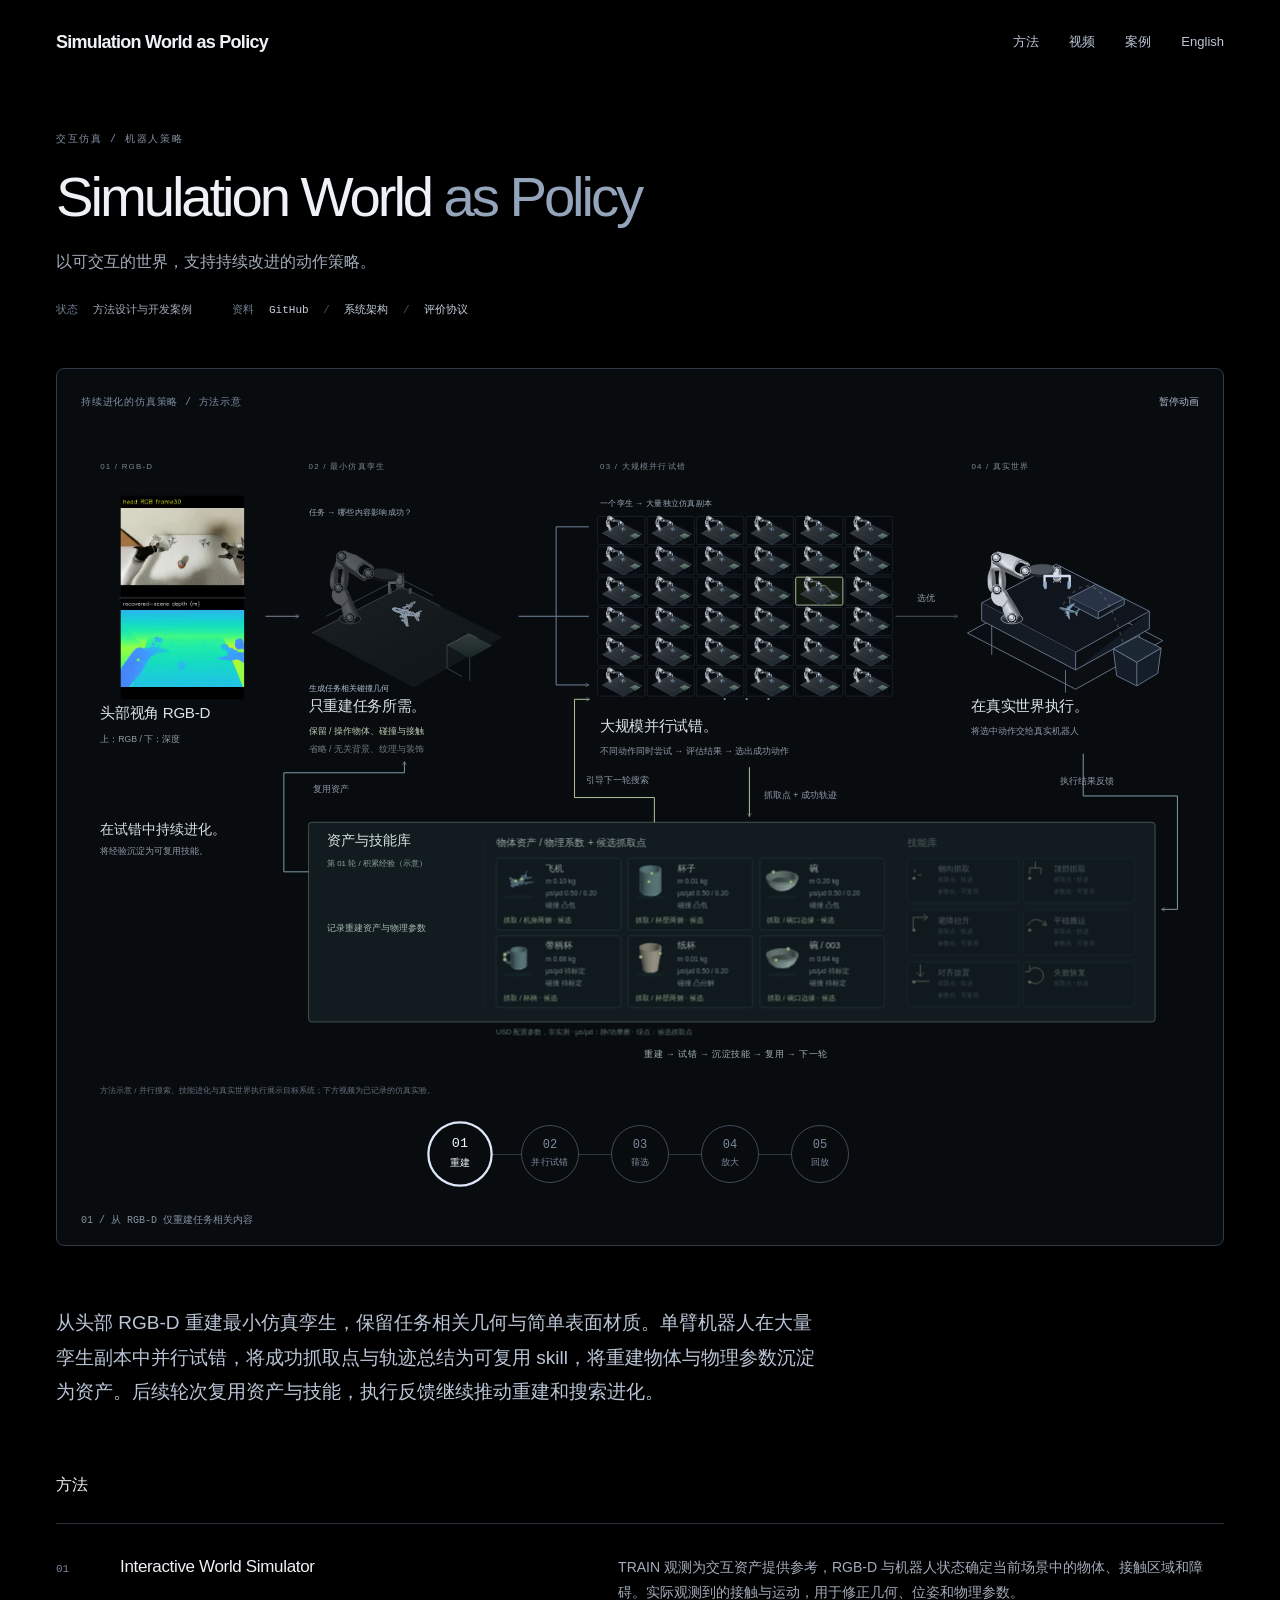
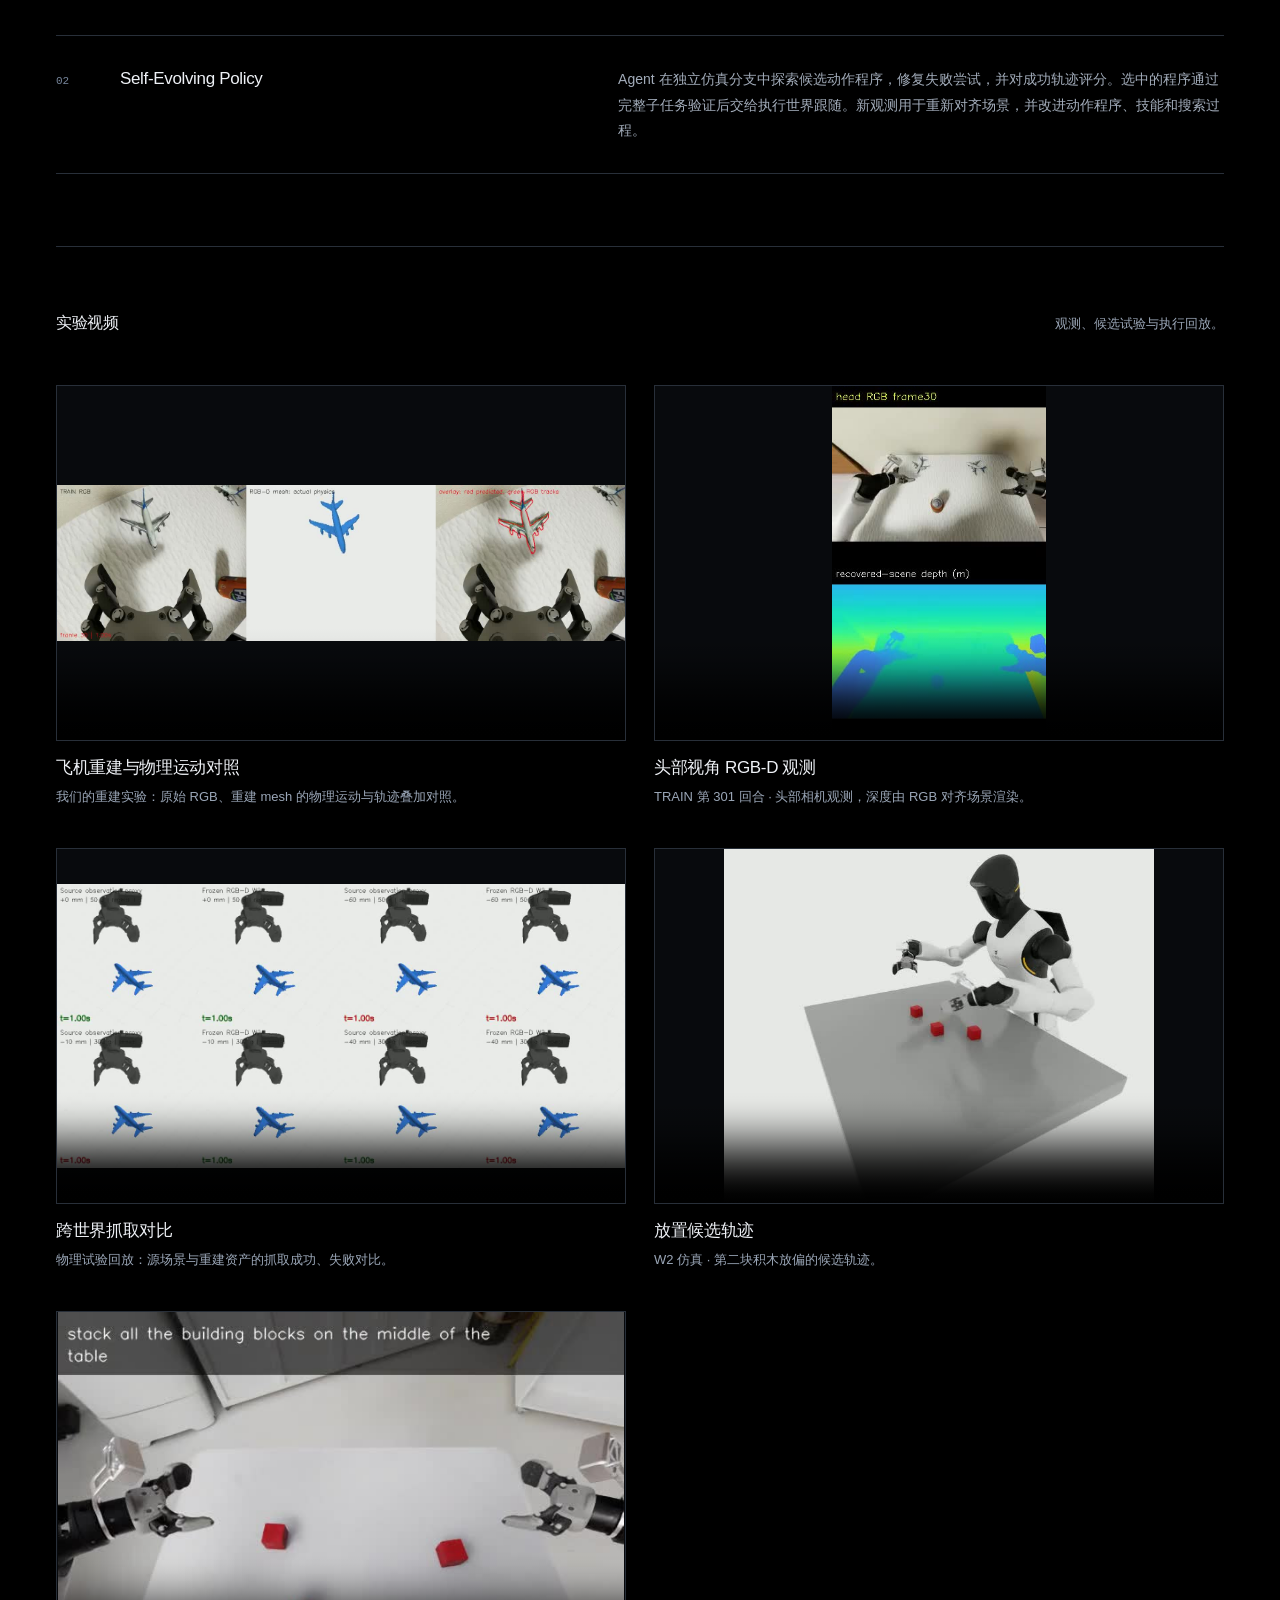
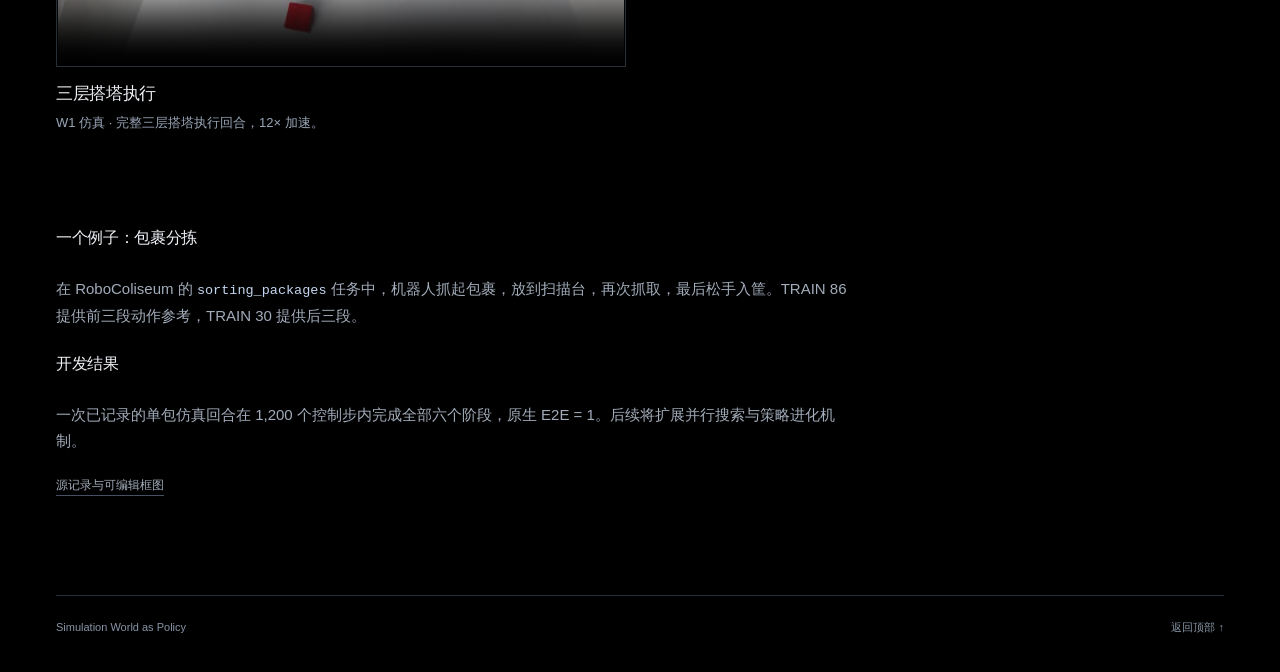
<file: web/zh/index.html>
<!doctype html>
<html lang="zh-CN">
<head>
<meta charset="utf-8"><meta name="viewport" content="width=device-width,initial-scale=1">
<meta name="theme-color" content="#000000">
<meta name="description" content="以交互式仿真世界与自进化动作策略实现闭环机器人操作。">
<title>Simulation World as Policy</title><link rel="stylesheet" href="../style.css?v=36">
</head>
<body>
<header class="site-header"><a class="wordmark" href="#top">Simulation World as Policy</a><nav aria-label="主导航"><a href="#method">方法</a><a href="#videos">视频</a><a href="#case">案例</a><a href="../index.html" lang="en">English</a></nav></header>
<main id="top">
<div class="article-title prose"><p class="eyebrow">交互仿真 / 机器人策略</p>
<h1>Simulation World <span>as Policy</span></h1>
<p class="subtitle">以可交互的世界，支持持续改进的动作策略。</p>
<dl class="metadata"><div><dt>状态</dt><dd>方法设计与开发案例</dd></div><div><dt>资料</dt><dd><a href="https://github.com/MXITeam/simulation-world-as-policy" target="_blank" rel="noopener">GitHub</a><span> / </span><a href="../../docs/architecture.md">系统架构</a><span> / </span><a href="../../docs/evaluation.md">评价协议</a></dd></div></dl>
</div>
<figure class="wide live-figure" data-loop>
<div class="figure-bar"><span>持续进化的仿真策略 / 方法示意</span><button type="button" data-play aria-pressed="false">暂停动画</button></div>
<div class="diagram-scroll" tabindex="0" role="region" aria-label="交互系统图，可横向滚动"><svg class="system-diagram" viewBox="0 0 1400 840" xmlns="http://www.w3.org/2000/svg" role="img" aria-labelledby="system-title system-desc">
<title id="system-title">Simulation World as Policy — 交互与搜索</title>
<desc id="system-desc">根据任务进行最小重建，只保留影响成功的物体、碰撞与接触，省略无关背景、纹理和装饰。大量孪生副本同时尝试不同动作，评估并选出成功动作，在真实世界执行。</desc>
<defs>
<marker id="tip" viewBox="0 0 10 10" refX="8" refY="5" markerWidth="5" markerHeight="5" orient="auto"><path d="m1 1 7 4-7 4" fill="none" stroke="#66758a" stroke-width="1.4"/></marker>
<g id="asset-airplane"><image href="../media/experiment-assets/airplane-mesh.png" x="0" y="-8" width="42" height="44"/></g>


<g id="parcel"><use href="#asset-airplane"/></g>
<g id="workspace" stroke="#66758a" stroke-width="1.15" stroke-linejoin="round">
<path d="m0 100 105-57 128 66-104 58Z" fill="#0b0e13" stroke="#66758a"/>
<path d="m17 64 89-46 111 56-88 49Z" fill="#10151d"/>
<path d="M17 64v21l112 59v-21m88-49v21l-88 49" fill="#141b25"/>
<path d="M29 91v35m88 18v27m88-69v32" fill="none"/>
<path d="m122 58 31-16 34 17-31 16Z" fill="#283445"/><path d="m122 58v7l34 18v-8m31-16v7l-31 17" fill="#1b2735"/>
<path d="m174 119 29-15 28 14-29 17Z" fill="#1c2734"/><path d="m174 119 4 32 24 12 25-15 4-30-29 17Z" fill="#141d28"/><path d="m202 135 0 28" fill="none"/>
<ellipse cx="53" cy="76" rx="16" ry="8" fill="#3a495d"/>
<path d="M53 75 48 41 79 17 107 35" fill="none" stroke="#a9b9cd" stroke-width="9" stroke-linecap="round"/>
<circle cx="48" cy="41" r="6" fill="#10151d"/><circle cx="79" cy="17" r="6" fill="#10151d"/>
<path d="m102 32 10 6-2 11m2-11 9-3 7 7" fill="none" stroke="#c3d1e4" stroke-width="2"/>
</g>
<pattern id="dots" width="9" height="9" patternUnits="userSpaceOnUse"><circle cx="2" cy="2" r="1" fill="#a7bfdc"/></pattern>
<g id="minimal-twin" fill="none" stroke="#8095ac" stroke-width="1.1" stroke-linejoin="round"><path d="M8 100 115 45 235 105 129 165Z" fill="url(#twin-surface)"/><path d="M8 100 115 45 235 105 129 165Z" fill="url(#twin-grain)" stroke="none"/><path d="M25 80 112 35 216 87 129 133Z" stroke-dasharray="3 4"/><path d="M48 95V59L80 27 113 43" stroke="#b8c9da" stroke-width="5" stroke-linecap="round"/><circle cx="80" cy="27" r="5" fill="#000"/><path d="m108 40 9 5v13m0-13 9-3 7 7"/><path d="m169 115 26-14 28 14-27 15Z" fill="url(#twin-contact)" stroke="#b4c7a5"/><path d="M169 115v27l27 15 27-15v-27m-27 15v27" stroke-dasharray="3 4"/><use href="#parcel" transform="translate(108 66) scale(.65)"/></g><radialGradient id="robot-joint-metal" cx="32%" cy="24%" r="80%"><stop offset="0" stop-color="#fafafa"/><stop offset=".4" stop-color="#b8bec3"/><stop offset=".7" stop-color="#666e76"/><stop offset="1" stop-color="#c3c8cb"/></radialGradient><radialGradient id="robot-joint-dark" cx="30%" cy="20%" r="85%"><stop offset="0" stop-color="#707780"/><stop offset=".45" stop-color="#2e3339"/><stop offset="1" stop-color="#101317"/></radialGradient><linearGradient id="twin-surface" x1="0" y1="0" x2="1" y2="1"><stop stop-color="#3b4144"/><stop offset=".5" stop-color="#262d32"/><stop offset="1" stop-color="#18232b"/></linearGradient><pattern id="twin-grain" width="14" height="8" patternUnits="userSpaceOnUse" patternTransform="rotate(27)"><path d="M0 1H14M0 6H9" stroke="#c2baa5" stroke-opacity=".13" stroke-width=".45"/></pattern><linearGradient id="twin-contact" x1="0" y1="0" x2="0" y2="1"><stop stop-color="#788a83"/><stop offset="1" stop-color="#344f4b"/></linearGradient></defs>



<g class="overview-labels">
<text x="24" y="42" class="overview-index">01 / RGB-D</text>
<text x="285" y="42" class="overview-index">02 / 最小仿真孪生</text>
<text x="650" y="42" class="overview-index">03 / 大规模并行试错</text>
<text x="1115" y="42" class="overview-index">04 / 真实世界</text>
</g>
<g class="observation">
<image href="../media/experiment-assets/swap-head-rgbd.jpg" x="12" y="76" width="230" height="255" preserveAspectRatio="xMidYMid meet"/>
<path class="depth-scan rgbd-scan" d="M48 204H206" stroke="#bdccdf" stroke-width="1.2"/>
<text x="24" y="355" class="overview-title">头部视角 RGB-D</text>
<text x="24" y="384" class="overview-note">上：RGB / 下：深度</text>
</g>
<path d="M231 227H273" class="connector overview-arrow"/>
<g class="reconstruction">
<text x="285" y="100" class="task-conditioning">任务 → 哪些内容影响成功？</text>
<g class="irrelevant-detail" fill="none" stroke="#59616b" stroke-width="1" stroke-dasharray="2 4">
<path d="M295 184V126H521V199M303 139H513M303 151H513M303 163H513"/>
<path d="m484 281 17-9 17 9-17 10Zm0 0v24l17 10 17-10v-24M500 272v-18m-12 6 12-6 12 6"/>
<path d="M298 285v22h23v-22m-23 6h23M308 285v-13m-7 4 7-4 8 4"/>
</g>
<g class="reconstruction-cloud" transform="translate(281 143) scale(1.05)"><circle class="context-point" cx="110.8" cy="86.7" r=".8"/><circle class="context-point" cx="38.8" cy="148.3" r=".8"/><circle class="context-point" cx="9.4" cy="102.8" r=".8"/><circle class="context-point" cx="207.4" cy="50.1" r=".8"/><circle class="context-point" cx="131.0" cy="117.1" r=".8"/><circle class="context-point" cx="17.1" cy="87.4" r=".8"/><circle class="context-point" cx="164.2" cy="96.5" r=".8"/><circle class="context-point" cx="169.0" cy="59.6" r=".8"/><circle class="context-point" cx="60.8" cy="53.9" r=".8"/><circle class="context-point" cx="120.4" cy="155.5" r=".8"/><circle class="context-point" cx="139.1" cy="136.8" r=".8"/><circle class="context-point" cx="93.2" cy="133.3" r=".8"/><circle class="context-point" cx="30.6" cy="76.4" r=".8"/><circle class="context-point" cx="157.7" cy="130.7" r=".8"/><circle class="context-point" cx="101.6" cy="51.0" r=".8"/><circle class="context-point" cx="67.2" cy="66.2" r=".8"/><circle class="context-point" cx="70.4" cy="141.2" r=".8"/><circle class="context-point" cx="52.3" cy="150.8" r=".8"/><circle class="context-point" cx="203.2" cy="46.8" r=".8"/><circle class="context-point" cx="92.1" cy="101.5" r=".8"/><circle class="context-point" cx="13.2" cy="93.1" r=".8"/><circle class="context-point" cx="209.2" cy="54.0" r=".8"/><circle class="context-point" cx="140.5" cy="55.2" r=".8"/><circle class="context-point" cx="136.5" cy="151.9" r=".8"/><circle class="context-point" cx="53.1" cy="41.0" r=".8"/><circle class="context-point" cx="26.5" cy="107.5" r=".8"/><circle class="context-point" cx="11.9" cy="50.6" r=".8"/><circle class="context-point" cx="118.3" cy="155.1" r=".8"/><circle class="context-point" cx="101.3" cy="89.8" r=".8"/><circle class="context-point" cx="149.8" cy="51.7" r=".8"/><circle class="context-point" cx="136.7" cy="61.6" r=".8"/><circle class="context-point" cx="143.2" cy="159.8" r=".8"/><circle class="context-point" cx="20.0" cy="109.4" r=".8"/><circle class="context-point" cx="142.6" cy="58.7" r=".8"/><circle class="context-point" cx="67.6" cy="164.4" r=".8"/><circle class="context-point" cx="229.5" cy="55.2" r=".8"/><circle class="context-point" cx="164.6" cy="158.9" r=".8"/><circle class="context-point" cx="60.6" cy="116.4" r=".8"/><circle class="context-point" cx="17.6" cy="85.7" r=".8"/><circle class="context-point" cx="157.7" cy="113.8" r=".8"/><circle class="context-point" cx="180.0" cy="50.8" r=".8"/><circle class="context-point" cx="85.1" cy="148.0" r=".8"/><circle class="context-point" cx="137.7" cy="96.4" r=".8"/><circle class="context-point" cx="97.3" cy="163.3" r=".8"/><circle class="context-point" cx="135.5" cy="42.3" r=".8"/><circle class="context-point" cx="185.5" cy="81.1" r=".8"/><circle class="context-point" cx="104.3" cy="66.7" r=".8"/><circle class="context-point" cx="106.6" cy="80.6" r=".8"/><circle class="context-point" cx="27.7" cy="118.7" r=".8"/><circle class="context-point" cx="30.9" cy="138.0" r=".8"/><circle class="context-point" cx="13.6" cy="137.6" r=".8"/><circle class="context-point" cx="187.3" cy="102.2" r=".8"/><circle class="context-point" cx="165.5" cy="71.0" r=".8"/><circle class="context-point" cx="171.8" cy="93.1" r=".8"/><circle class="context-point" cx="59.3" cy="160.5" r=".8"/><circle class="context-point" cx="97.0" cy="86.6" r=".8"/><circle class="context-point" cx="198.9" cy="86.2" r=".8"/><circle class="context-point" cx="156.2" cy="61.4" r=".8"/><circle class="context-point" cx="195.2" cy="72.4" r=".8"/><circle class="context-point" cx="19.2" cy="161.9" r=".8"/><circle class="context-point" cx="46.4" cy="158.3" r=".8"/><circle class="context-point" cx="226.9" cy="115.8" r=".8"/><circle class="context-point" cx="10.6" cy="47.6" r=".8"/><circle class="context-point" cx="54.3" cy="88.6" r=".8"/><circle class="context-point" cx="143.8" cy="160.8" r=".8"/><circle class="context-point" cx="86.7" cy="57.6" r=".8"/><circle class="context-point" cx="132.7" cy="57.2" r=".8"/><circle class="context-point" cx="27.2" cy="109.5" r=".8"/><circle class="context-point" cx="162.5" cy="48.2" r=".8"/><circle class="context-point" cx="108.2" cy="128.0" r=".8"/><circle class="context-point" cx="177.6" cy="87.9" r=".8"/><circle class="context-point" cx="205.0" cy="61.1" r=".8"/><circle class="context-point" cx="166.8" cy="136.5" r=".8"/><circle class="context-point" cx="203.4" cy="101.8" r=".8"/><circle class="context-point" cx="30.0" cy="46.1" r=".8"/><circle class="context-point" cx="125.4" cy="61.7" r=".8"/><circle class="context-point" cx="147.8" cy="50.5" r=".8"/><circle class="context-point" cx="181.2" cy="67.8" r=".8"/><circle class="context-point" cx="10.9" cy="62.0" r=".8"/><circle class="context-point" cx="109.4" cy="109.9" r=".8"/><circle class="context-point" cx="94.2" cy="61.6" r=".8"/><circle class="context-point" cx="115.0" cy="158.3" r=".8"/><circle class="context-point" cx="126.9" cy="157.7" r=".8"/><circle class="context-point" cx="14.4" cy="164.1" r=".8"/><circle class="context-point" cx="205.4" cy="108.0" r=".8"/><circle class="context-point" cx="124.2" cy="107.1" r=".8"/><circle class="context-point" cx="209.9" cy="48.2" r=".8"/><circle class="context-point" cx="150.7" cy="107.8" r=".8"/><circle class="context-point" cx="74.7" cy="130.6" r=".8"/><circle class="context-point" cx="168.0" cy="52.9" r=".8"/><circle class="context-point" cx="163.3" cy="96.7" r=".8"/><circle class="context-point" cx="116.8" cy="119.6" r=".8"/><circle class="context-point" cx="19.8" cy="115.4" r=".8"/><circle class="context-point" cx="90.8" cy="149.8" r=".8"/><circle class="context-point" cx="59.3" cy="142.9" r=".8"/><circle class="context-point" cx="170.0" cy="118.1" r=".8"/><circle class="context-point" cx="202.4" cy="44.5" r=".8"/><circle class="context-point" cx="140.5" cy="116.7" r=".8"/><circle class="context-point" cx="158.5" cy="90.8" r=".8"/><circle class="context-point" cx="23.3" cy="63.6" r=".8"/><circle class="context-point" cx="143.0" cy="62.7" r=".8"/><circle class="context-point" cx="22.4" cy="84.3" r=".8"/><circle class="context-point" cx="112.4" cy="106.9" r=".8"/><circle class="context-point" cx="13.8" cy="136.9" r=".8"/><circle class="context-point" cx="82.1" cy="137.9" r=".8"/><circle class="context-point" cx="9.9" cy="159.3" r=".8"/><circle class="context-point" cx="139.0" cy="162.0" r=".8"/><circle class="context-point" cx="227.0" cy="144.1" r=".8"/><circle class="context-point" cx="31.6" cy="83.6" r=".8"/><circle class="context-point" cx="59.4" cy="137.5" r=".8"/><circle class="context-point" cx="50.7" cy="67.6" r=".8"/><circle class="context-point" cx="32.6" cy="55.0" r=".8"/><circle class="context-point" cx="216.3" cy="162.0" r=".8"/><circle class="context-point" cx="90.7" cy="132.6" r=".8"/><circle class="context-point" cx="111.8" cy="105.3" r=".8"/><circle class="context-point" cx="90.0" cy="119.3" r=".8"/><circle class="context-point" cx="60.4" cy="72.0" r=".8"/><circle class="context-point" cx="123.0" cy="64.7" r=".8"/><circle class="context-point" cx="105.5" cy="158.0" r=".8"/><circle class="context-point" cx="12.9" cy="52.9" r=".8"/><circle class="context-point" cx="185.6" cy="47.2" r=".8"/><circle class="context-point" cx="63.8" cy="146.5" r=".8"/><circle class="context-point" cx="142.4" cy="67.6" r=".8"/><circle class="context-point" cx="21.0" cy="74.4" r=".8"/><circle class="context-point" cx="74.6" cy="140.0" r=".8"/><circle class="context-point" cx="224.6" cy="138.3" r=".8"/><circle class="context-point" cx="208.2" cy="156.3" r=".8"/><circle class="context-point" cx="202.6" cy="155.0" r=".8"/><circle class="context-point" cx="222.8" cy="51.8" r=".8"/><circle class="context-point" cx="78.5" cy="70.9" r=".8"/><circle class="context-point" cx="142.1" cy="101.5" r=".8"/><circle class="context-point" cx="85.0" cy="144.6" r=".8"/><circle class="context-point" cx="96.6" cy="66.1" r=".8"/><circle class="context-point" cx="69.4" cy="97.7" r=".8"/><circle class="context-point" cx="143.5" cy="111.1" r=".8"/><circle class="context-point" cx="105.7" cy="63.3" r=".8"/><circle class="context-point" cx="97.3" cy="80.6" r=".8"/><circle class="context-point" cx="45.9" cy="108.0" r=".8"/><circle class="context-point" cx="49.9" cy="129.0" r=".8"/><circle class="context-point" cx="154.2" cy="57.2" r=".8"/><circle class="context-point" cx="146.8" cy="82.2" r=".8"/><circle class="context-point" cx="107.3" cy="115.8" r=".8"/><circle class="context-point" cx="177.1" cy="150.4" r=".8"/><circle class="context-point" cx="170.8" cy="66.4" r=".8"/><circle class="context-point" cx="128.3" cy="81.9" r=".8"/><circle class="context-point" cx="12.2" cy="109.1" r=".8"/><circle class="context-point" cx="112.5" cy="148.4" r=".8"/><circle class="context-point" cx="79.9" cy="144.2" r=".8"/><circle class="context-point" cx="122.1" cy="52.4" r=".8"/><circle class="context-point" cx="167.2" cy="75.6" r=".8"/><circle class="context-point" cx="126.4" cy="48.9" r=".8"/><circle class="context-point" cx="10.4" cy="155.1" r=".8"/><circle class="context-point" cx="17.3" cy="58.6" r=".8"/><circle class="context-point" cx="44.3" cy="52.0" r=".8"/><circle class="context-point" cx="190.9" cy="164.4" r=".8"/><circle class="context-point" cx="152.1" cy="89.4" r=".8"/><circle class="context-point" cx="205.2" cy="103.3" r=".8"/><circle class="context-point" cx="37.9" cy="126.3" r=".8"/><circle class="context-point" cx="87.7" cy="73.7" r=".8"/><circle class="context-point" cx="79.1" cy="88.1" r=".8"/><circle class="context-point" cx="48.5" cy="116.6" r=".8"/><circle class="context-point" cx="200.8" cy="111.3" r=".8"/><circle class="context-point" cx="10.1" cy="125.5" r=".8"/><circle class="context-point" cx="12.5" cy="99.8" r=".8"/><circle class="context-point" cx="200.2" cy="124.6" r=".8"/><circle class="context-point" cx="209.6" cy="134.3" r=".8"/><circle class="context-point" cx="68.6" cy="58.0" r=".8"/><circle class="context-point" cx="108.2" cy="125.0" r=".8"/><circle class="context-point" cx="59.5" cy="81.4" r=".8"/><circle class="context-point" cx="174.1" cy="83.5" r=".8"/><circle class="context-point" cx="141.4" cy="108.2" r=".8"/><circle class="context-point" cx="214.2" cy="43.3" r=".8"/><circle class="context-point" cx="49.4" cy="137.3" r=".8"/><circle class="context-point" cx="156.5" cy="52.1" r=".8"/><circle class="context-point" cx="37.9" cy="66.3" r=".8"/><circle class="context-point" cx="128.6" cy="152.8" r=".8"/><circle class="context-point" cx="56.1" cy="65.4" r=".8"/><circle class="context-point" cx="160.2" cy="92.9" r=".8"/><circle class="context-point" cx="196.0" cy="164.9" r=".8"/><circle class="context-point" cx="215.8" cy="129.5" r=".8"/><circle class="task-point" cx="117.4" cy="77.9" r=".75"/><circle class="task-point" cx="118.0" cy="78.5" r=".75"/><circle class="task-point" cx="118.8" cy="78.1" r=".75"/><circle class="task-point" cx="119.9" cy="78.4" r=".75"/><circle class="task-point" cx="115.4" cy="74.1" r=".75"/><circle class="task-point" cx="116.8" cy="74.0" r=".75"/><circle class="task-point" cx="120.5" cy="78.4" r=".75"/><circle class="task-point" cx="121.4" cy="78.8" r=".75"/><circle class="task-point" cx="122.3" cy="79.2" r=".75"/><circle class="task-point" cx="123.0" cy="78.9" r=".75"/><circle class="task-point" cx="105.9" cy="70.7" r=".75"/><circle class="task-point" cx="107.0" cy="70.9" r=".75"/><circle class="task-point" cx="108.4" cy="70.7" r=".75"/><circle class="task-point" cx="104.0" cy="71.7" r=".75"/><circle class="task-point" cx="104.5" cy="72.3" r=".75"/><circle class="task-point" cx="105.2" cy="70.7" r=".75"/><circle class="task-point" cx="134.9" cy="75.8" r=".75"/><circle class="task-point" cx="135.7" cy="76.7" r=".75"/><circle class="task-point" cx="136.3" cy="76.1" r=".75"/><circle class="task-point" cx="108.8" cy="74.4" r=".75"/><circle class="task-point" cx="109.1" cy="73.8" r=".75"/><circle class="task-point" cx="110.1" cy="74.6" r=".75"/><circle class="task-point" cx="111.7" cy="75.3" r=".75"/><circle class="task-point" cx="114.4" cy="72.8" r=".75"/><circle class="task-point" cx="115.0" cy="72.1" r=".75"/><circle class="task-point" cx="115.5" cy="72.3" r=".75"/><circle class="task-point" cx="116.0" cy="72.6" r=".75"/><circle class="task-point" cx="116.6" cy="71.4" r=".75"/><circle class="task-point" cx="111.5" cy="70.9" r=".75"/><circle class="task-point" cx="111.9" cy="70.9" r=".75"/><circle class="task-point" cx="112.6" cy="71.2" r=".75"/><circle class="task-point" cx="113.5" cy="71.4" r=".75"/><circle class="task-point" cx="114.3" cy="71.9" r=".75"/><circle class="task-point" cx="114.9" cy="77.0" r=".75"/><circle class="task-point" cx="115.6" cy="77.3" r=".75"/><circle class="task-point" cx="116.6" cy="78.0" r=".75"/><circle class="task-point" cx="113.7" cy="80.1" r=".75"/><circle class="task-point" cx="114.4" cy="80.0" r=".75"/><circle class="task-point" cx="114.6" cy="80.0" r=".75"/><circle class="task-point" cx="115.0" cy="80.4" r=".75"/><circle class="task-point" cx="115.2" cy="79.3" r=".75"/><circle class="task-point" cx="115.4" cy="79.3" r=".75"/><circle class="task-point" cx="115.5" cy="80.1" r=".75"/><circle class="task-point" cx="115.7" cy="79.0" r=".75"/><circle class="task-point" cx="115.9" cy="78.2" r=".75"/><circle class="task-point" cx="116.3" cy="80.3" r=".75"/><circle class="task-point" cx="116.5" cy="79.8" r=".75"/><circle class="task-point" cx="116.8" cy="80.5" r=".75"/><circle class="task-point" cx="117.1" cy="80.5" r=".75"/><circle class="task-point" cx="120.3" cy="68.6" r=".75"/><circle class="task-point" cx="121.2" cy="68.0" r=".75"/><circle class="task-point" cx="121.9" cy="68.6" r=".75"/><circle class="task-point" cx="122.5" cy="67.5" r=".75"/><circle class="task-point" cx="115.4" cy="85.4" r=".75"/><circle class="task-point" cx="115.9" cy="85.1" r=".75"/><circle class="task-point" cx="116.6" cy="85.1" r=".75"/><circle class="task-point" cx="123.2" cy="67.7" r=".75"/><circle class="task-point" cx="124.8" cy="67.2" r=".75"/><circle class="task-point" cx="123.5" cy="78.5" r=".75"/><circle class="task-point" cx="116.3" cy="69.7" r=".75"/><circle class="task-point" cx="116.8" cy="69.1" r=".75"/><circle class="task-point" cx="120.5" cy="68.4" r=".75"/><circle class="task-point" cx="122.6" cy="68.6" r=".75"/><circle class="task-point" cx="109.1" cy="73.4" r=".75"/><circle class="task-point" cx="123.8" cy="69.1" r=".75"/><circle class="task-point" cx="124.6" cy="68.4" r=".75"/><circle class="task-point" cx="125.2" cy="67.3" r=".75"/><circle class="task-point" cx="125.9" cy="68.7" r=".75"/><circle class="task-point" cx="126.5" cy="76.8" r=".75"/><circle class="task-point" cx="127.4" cy="77.9" r=".75"/><circle class="task-point" cx="128.3" cy="78.6" r=".75"/><circle class="task-point" cx="135.9" cy="74.9" r=".75"/><circle class="task-point" cx="137.2" cy="73.6" r=".75"/><circle class="task-point" cx="120.3" cy="89.7" r=".75"/><circle class="task-point" cx="120.5" cy="90.2" r=".75"/><circle class="task-point" cx="120.6" cy="89.6" r=".75"/><circle class="task-point" cx="121.0" cy="90.9" r=".75"/><circle class="task-point" cx="121.2" cy="89.9" r=".75"/><circle class="task-point" cx="121.5" cy="90.9" r=".75"/><circle class="task-point" cx="121.7" cy="90.4" r=".75"/><circle class="task-point" cx="121.9" cy="89.4" r=".75"/><circle class="task-point" cx="122.1" cy="88.9" r=".75"/><circle class="task-point" cx="122.3" cy="90.9" r=".75"/><circle class="task-point" cx="129.6" cy="76.5" r=".75"/><circle class="task-point" cx="130.7" cy="77.0" r=".75"/><circle class="task-point" cx="135.2" cy="84.8" r=".75"/><circle class="task-point" cx="138.3" cy="74.3" r=".75"/><circle class="task-point" cx="117.4" cy="73.8" r=".75"/><circle class="task-point" cx="117.5" cy="72.8" r=".75"/><circle class="task-point" cx="117.9" cy="72.8" r=".75"/><circle class="task-point" cx="118.5" cy="73.7" r=".75"/><circle class="task-point" cx="118.8" cy="73.0" r=".75"/><circle class="task-point" cx="119.4" cy="73.1" r=".75"/><circle class="task-point" cx="119.9" cy="73.3" r=".75"/><circle class="task-point" cx="116.1" cy="73.4" r=".75"/><circle class="task-point" cx="117.0" cy="73.7" r=".75"/><circle class="task-point" cx="132.9" cy="76.0" r=".75"/><circle class="task-point" cx="133.3" cy="76.3" r=".75"/><circle class="task-point" cx="133.4" cy="75.7" r=".75"/><circle class="task-point" cx="133.9" cy="77.2" r=".75"/><circle class="task-point" cx="134.1" cy="76.2" r=".75"/><circle class="task-point" cx="134.5" cy="77.1" r=".75"/><circle class="task-point" cx="134.7" cy="77.1" r=".75"/><circle class="task-point" cx="134.8" cy="75.2" r=".75"/><circle class="task-point" cx="135.6" cy="76.4" r=".75"/><circle class="task-point" cx="136.3" cy="77.0" r=".75"/><circle class="task-point" cx="111.2" cy="75.2" r=".75"/><circle class="task-point" cx="112.6" cy="71.9" r=".75"/><circle class="task-point" cx="113.5" cy="71.9" r=".75"/><circle class="task-point" cx="130.5" cy="64.0" r=".75"/><circle class="task-point" cx="120.6" cy="66.2" r=".75"/><circle class="task-point" cx="121.2" cy="65.7" r=".75"/><circle class="task-point" cx="121.7" cy="67.6" r=".75"/><circle class="task-point" cx="122.5" cy="66.8" r=".75"/><circle class="task-point" cx="126.1" cy="68.9" r=".75"/><circle class="task-point" cx="127.2" cy="67.3" r=".75"/><circle class="task-point" cx="129.6" cy="77.8" r=".75"/><circle class="task-point" cx="130.3" cy="78.4" r=".75"/><circle class="task-point" cx="130.8" cy="79.1" r=".75"/><circle class="task-point" cx="131.2" cy="78.9" r=".75"/><circle class="task-point" cx="131.4" cy="77.0" r=".75"/><circle class="task-point" cx="131.7" cy="77.7" r=".75"/><circle class="task-point" cx="118.5" cy="87.5" r=".75"/><circle class="task-point" cx="118.6" cy="87.7" r=".75"/><circle class="task-point" cx="118.8" cy="87.5" r=".75"/><circle class="task-point" cx="119.0" cy="87.9" r=".75"/><circle class="task-point" cx="119.2" cy="86.7" r=".75"/><circle class="task-point" cx="119.4" cy="88.7" r=".75"/><circle class="task-point" cx="119.7" cy="87.5" r=".75"/><circle class="task-point" cx="119.9" cy="87.3" r=".75"/><circle class="task-point" cx="120.0" cy="87.0" r=".75"/><circle class="task-point" cx="123.5" cy="66.7" r=".75"/><circle class="task-point" cx="122.3" cy="79.0" r=".75"/><circle class="task-point" cx="126.8" cy="75.5" r=".75"/><circle class="task-point" cx="127.7" cy="76.0" r=".75"/><circle class="task-point" cx="123.2" cy="79.0" r=".75"/><circle class="task-point" cx="123.4" cy="79.0" r=".75"/><circle class="task-point" cx="123.7" cy="78.9" r=".75"/><circle class="task-point" cx="124.0" cy="77.9" r=".75"/><circle class="task-point" cx="124.6" cy="79.3" r=".75"/><circle class="task-point" cx="125.0" cy="78.6" r=".75"/><circle class="task-point" cx="125.4" cy="79.0" r=".75"/><circle class="task-point" cx="125.7" cy="78.7" r=".75"/><circle class="task-point" cx="117.4" cy="78.3" r=".75"/><circle class="task-point" cx="117.5" cy="77.2" r=".75"/><circle class="task-point" cx="117.9" cy="78.2" r=".75"/><circle class="task-point" cx="118.3" cy="78.1" r=".75"/><circle class="task-point" cx="118.6" cy="78.3" r=".75"/><circle class="task-point" cx="119.0" cy="78.7" r=".75"/><circle class="task-point" cx="119.2" cy="77.1" r=".75"/><circle class="task-point" cx="119.5" cy="76.9" r=".75"/><circle class="task-point" cx="120.1" cy="78.5" r=".75"/><circle class="task-point" cx="105.5" cy="73.1" r=".75"/><circle class="task-point" cx="116.3" cy="80.9" r=".75"/><circle class="task-point" cx="116.6" cy="81.6" r=".75"/><circle class="task-point" cx="116.8" cy="81.7" r=".75"/><circle class="task-point" cx="117.0" cy="80.7" r=".75"/><circle class="task-point" cx="117.2" cy="75.6" r=".75"/><circle class="task-point" cx="117.7" cy="74.3" r=".75"/><circle class="task-point" cx="118.5" cy="75.9" r=".75"/><circle class="task-point" cx="119.0" cy="75.9" r=".75"/><circle class="task-point" cx="119.5" cy="75.5" r=".75"/><circle class="task-point" cx="120.1" cy="74.8" r=".75"/><circle class="task-point" cx="131.7" cy="81.8" r=".75"/><circle class="task-point" cx="132.0" cy="82.1" r=".75"/><circle class="task-point" cx="132.3" cy="81.6" r=".75"/><circle class="task-point" cx="132.5" cy="81.6" r=".75"/><circle class="task-point" cx="132.8" cy="81.5" r=".75"/><circle class="task-point" cx="133.2" cy="81.6" r=".75"/><circle class="task-point" cx="133.6" cy="81.3" r=".75"/><circle class="task-point" cx="134.1" cy="81.0" r=".75"/><circle class="task-point" cx="123.2" cy="78.0" r=".75"/><circle class="task-point" cx="105.5" cy="72.1" r=".75"/><circle class="task-point" cx="124.6" cy="65.9" r=".75"/><circle class="task-point" cx="125.5" cy="64.8" r=".75"/><circle class="task-point" cx="129.2" cy="64.4" r=".75"/><circle class="task-point" cx="129.8" cy="63.8" r=".75"/><circle class="task-point" cx="130.6" cy="62.6" r=".75"/><circle class="task-point" cx="126.5" cy="65.1" r=".75"/><circle class="task-point" cx="127.4" cy="65.3" r=".75"/><circle class="task-point" cx="117.5" cy="72.6" r=".75"/><circle class="task-point" cx="118.1" cy="71.4" r=".75"/><circle class="task-point" cx="118.6" cy="72.3" r=".75"/><circle class="task-point" cx="118.9" cy="70.0" r=".75"/><circle class="task-point" cx="119.5" cy="70.0" r=".75"/><circle class="task-point" cx="131.9" cy="78.9" r=".75"/><circle class="task-point" cx="132.1" cy="77.7" r=".75"/><circle class="task-point" cx="132.3" cy="77.9" r=".75"/><circle class="task-point" cx="132.5" cy="79.0" r=".75"/><circle class="task-point" cx="132.3" cy="77.6" r=".75"/><circle class="task-point" cx="132.8" cy="78.3" r=".75"/><circle class="task-point" cx="133.0" cy="77.8" r=".75"/><circle class="task-point" cx="133.2" cy="77.9" r=".75"/><circle class="task-point" cx="133.6" cy="79.1" r=".75"/><circle class="task-point" cx="133.7" cy="78.1" r=".75"/><circle class="task-point" cx="133.9" cy="78.4" r=".75"/><circle class="task-point" cx="134.1" cy="78.0" r=".75"/><circle class="task-point" cx="134.3" cy="79.0" r=".75"/><circle class="task-point" cx="134.5" cy="79.0" r=".75"/><circle class="task-point" cx="134.7" cy="78.0" r=".75"/><circle class="task-point" cx="117.7" cy="85.1" r=".75"/><circle class="task-point" cx="134.8" cy="78.4" r=".75"/><circle class="task-point" cx="135.2" cy="77.6" r=".75"/><circle class="task-point" cx="129.1" cy="76.6" r=".75"/><circle class="task-point" cx="129.9" cy="76.7" r=".75"/><circle class="task-point" cx="130.8" cy="77.0" r=".75"/><circle class="task-point" cx="132.6" cy="83.5" r=".75"/><circle class="task-point" cx="133.2" cy="84.4" r=".75"/><circle class="task-point" cx="133.6" cy="84.0" r=".75"/><circle class="task-point" cx="134.1" cy="83.3" r=".75"/><circle class="task-point" cx="123.0" cy="76.6" r=".75"/><circle class="task-point" cx="123.5" cy="76.0" r=".75"/><circle class="task-point" cx="124.1" cy="76.5" r=".75"/><circle class="task-point" cx="124.5" cy="74.6" r=".75"/><circle class="task-point" cx="125.0" cy="75.4" r=".75"/><circle class="task-point" cx="125.4" cy="74.8" r=".75"/><circle class="task-point" cx="125.9" cy="76.2" r=".75"/><circle class="task-point" cx="104.1" cy="70.7" r=".75"/><circle class="task-point" cx="104.6" cy="71.5" r=".75"/><circle class="task-point" cx="105.0" cy="71.6" r=".75"/><circle class="task-point" cx="105.3" cy="70.8" r=".75"/><circle class="task-point" cx="114.3" cy="76.9" r=".75"/><circle class="task-point" cx="114.4" cy="76.2" r=".75"/><circle class="task-point" cx="114.8" cy="76.9" r=".75"/><circle class="task-point" cx="115.0" cy="76.2" r=".75"/><circle class="task-point" cx="115.1" cy="76.8" r=".75"/><circle class="task-point" cx="115.4" cy="77.9" r=".75"/><circle class="task-point" cx="115.7" cy="77.3" r=".75"/><circle class="task-point" cx="115.7" cy="76.7" r=".75"/><circle class="task-point" cx="116.3" cy="77.4" r=".75"/><circle class="task-point" cx="116.3" cy="77.0" r=".75"/><circle class="task-point" cx="116.8" cy="77.6" r=".75"/><circle class="task-point" cx="108.6" cy="74.1" r=".75"/><circle class="task-point" cx="108.6" cy="74.1" r=".75"/><circle class="task-point" cx="109.2" cy="73.8" r=".75"/><circle class="task-point" cx="109.4" cy="74.1" r=".75"/><circle class="task-point" cx="109.8" cy="74.3" r=".75"/><circle class="task-point" cx="110.3" cy="74.2" r=".75"/><circle class="task-point" cx="110.6" cy="73.9" r=".75"/><circle class="task-point" cx="111.0" cy="74.6" r=".75"/><circle class="task-point" cx="111.2" cy="71.4" r=".75"/><circle class="task-point" cx="112.9" cy="80.2" r=".75"/><circle class="task-point" cx="113.2" cy="79.9" r=".75"/><circle class="task-point" cx="113.5" cy="80.8" r=".75"/><circle class="task-point" cx="113.7" cy="79.8" r=".75"/><circle class="task-point" cx="114.1" cy="80.8" r=".75"/><circle class="task-point" cx="123.0" cy="69.9" r=".75"/><circle class="task-point" cx="124.1" cy="70.7" r=".75"/><circle class="task-point" cx="126.8" cy="66.9" r=".75"/><circle class="task-point" cx="127.9" cy="65.8" r=".75"/><circle class="task-point" cx="127.0" cy="63.9" r=".75"/><circle class="task-point" cx="128.3" cy="63.2" r=".75"/><circle class="task-point" cx="135.6" cy="74.5" r=".75"/><circle class="task-point" cx="120.5" cy="72.6" r=".75"/><circle class="task-point" cx="121.0" cy="72.5" r=".75"/><circle class="task-point" cx="121.5" cy="72.5" r=".75"/><circle class="task-point" cx="122.1" cy="72.7" r=".75"/><circle class="task-point" cx="122.6" cy="72.4" r=".75"/><circle class="task-point" cx="117.4" cy="69.9" r=".75"/><circle class="task-point" cx="118.1" cy="69.8" r=".75"/><circle class="task-point" cx="118.6" cy="69.0" r=".75"/><circle class="task-point" cx="119.2" cy="69.3" r=".75"/><circle class="task-point" cx="119.7" cy="68.3" r=".75"/><circle class="task-point" cx="134.7" cy="85.4" r=".75"/><circle class="task-point" cx="132.6" cy="76.7" r=".75"/><circle class="task-point" cx="133.4" cy="76.3" r=".75"/><circle class="task-point" cx="134.1" cy="77.6" r=".75"/><circle class="task-point" cx="134.8" cy="82.5" r=".75"/><circle class="task-point" cx="128.8" cy="79.2" r=".75"/><circle class="task-point" cx="129.4" cy="79.1" r=".75"/><circle class="task-point" cx="129.9" cy="79.6" r=".75"/><circle class="task-point" cx="130.3" cy="79.5" r=".75"/><circle class="task-point" cx="130.8" cy="79.4" r=".75"/><circle class="task-point" cx="131.1" cy="80.5" r=".75"/><circle class="task-point" cx="131.4" cy="79.4" r=".75"/><circle class="task-point" cx="120.3" cy="80.0" r=".75"/><circle class="task-point" cx="120.5" cy="79.5" r=".75"/><circle class="task-point" cx="120.6" cy="79.3" r=".75"/><circle class="task-point" cx="121.0" cy="78.6" r=".75"/><circle class="task-point" cx="122.3" cy="78.4" r=".75"/><circle class="task-point" cx="122.6" cy="78.7" r=".75"/><circle class="task-point" cx="120.3" cy="73.8" r=".75"/><circle class="task-point" cx="120.8" cy="73.8" r=".75"/><circle class="task-point" cx="121.3" cy="74.5" r=".75"/><circle class="task-point" cx="121.7" cy="73.6" r=".75"/><circle class="task-point" cx="122.1" cy="74.1" r=".75"/><circle class="task-point" cx="122.5" cy="74.7" r=".75"/><circle class="task-point" cx="123.0" cy="75.5" r=".75"/><circle class="task-point" cx="120.6" cy="77.1" r=".75"/><circle class="task-point" cx="121.0" cy="76.2" r=".75"/><circle class="task-point" cx="121.5" cy="77.0" r=".75"/><circle class="task-point" cx="121.9" cy="75.6" r=".75"/><circle class="task-point" cx="122.5" cy="77.0" r=".75"/><circle class="task-point" cx="122.8" cy="74.5" r=".75"/><circle class="task-point" cx="120.6" cy="73.6" r=".75"/><circle class="task-point" cx="121.4" cy="73.7" r=".75"/><circle class="task-point" cx="122.3" cy="74.0" r=".75"/><circle class="task-point" cx="126.1" cy="76.1" r=".75"/><circle class="task-point" cx="126.6" cy="76.5" r=".75"/><circle class="task-point" cx="127.0" cy="75.1" r=".75"/><circle class="task-point" cx="127.6" cy="75.5" r=".75"/><circle class="task-point" cx="128.1" cy="75.5" r=".75"/><circle class="task-point" cx="128.6" cy="75.8" r=".75"/><circle class="task-point" cx="124.5" cy="77.9" r=".75"/><circle class="task-point" cx="125.7" cy="78.2" r=".75"/><circle class="task-point" cx="118.1" cy="72.9" r=".75"/><circle class="task-point" cx="118.8" cy="73.0" r=".75"/><circle class="task-point" cx="119.5" cy="72.9" r=".75"/><circle class="task-point" cx="120.3" cy="78.2" r=".75"/><circle class="task-point" cx="120.6" cy="77.5" r=".75"/><circle class="task-point" cx="121.2" cy="78.4" r=".75"/><circle class="task-point" cx="121.5" cy="78.6" r=".75"/><circle class="task-point" cx="108.6" cy="74.4" r=".75"/><circle class="task-point" cx="109.0" cy="74.6" r=".75"/><circle class="task-point" cx="109.4" cy="74.3" r=".75"/><circle class="task-point" cx="109.7" cy="74.6" r=".75"/><circle class="task-point" cx="110.1" cy="74.5" r=".75"/><circle class="task-point" cx="110.4" cy="75.1" r=".75"/><circle class="task-point" cx="111.0" cy="75.1" r=".75"/><circle class="task-point" cx="114.6" cy="74.9" r=".75"/><circle class="task-point" cx="115.4" cy="74.3" r=".75"/><circle class="task-point" cx="115.8" cy="74.6" r=".75"/><circle class="task-point" cx="116.6" cy="75.0" r=".75"/><circle class="task-point" cx="126.1" cy="78.8" r=".75"/><circle class="task-point" cx="126.5" cy="78.9" r=".75"/><circle class="task-point" cx="126.8" cy="79.4" r=".75"/><circle class="task-point" cx="127.1" cy="78.7" r=".75"/><circle class="task-point" cx="127.4" cy="79.2" r=".75"/><circle class="task-point" cx="127.7" cy="79.1" r=".75"/><circle class="task-point" cx="128.3" cy="79.1" r=".75"/><circle class="task-point" cx="128.6" cy="79.0" r=".75"/><circle class="task-point" cx="135.2" cy="83.7" r=".75"/><circle class="task-point" cx="120.5" cy="81.0" r=".75"/><circle class="task-point" cx="121.0" cy="81.5" r=".75"/><circle class="task-point" cx="121.4" cy="83.2" r=".75"/><circle class="task-point" cx="117.5" cy="80.7" r=".75"/><circle class="task-point" cx="117.5" cy="78.8" r=".75"/><circle class="task-point" cx="118.1" cy="79.5" r=".75"/><circle class="task-point" cx="118.5" cy="80.1" r=".75"/><circle class="task-point" cx="118.6" cy="78.9" r=".75"/><circle class="task-point" cx="119.0" cy="78.9" r=".75"/><circle class="task-point" cx="119.4" cy="80.2" r=".75"/><circle class="task-point" cx="119.7" cy="80.8" r=".75"/><circle class="task-point" cx="119.9" cy="79.2" r=".75"/><circle class="task-point" cx="117.4" cy="81.9" r=".75"/><circle class="task-point" cx="117.7" cy="81.8" r=".75"/><circle class="task-point" cx="118.1" cy="80.9" r=".75"/><circle class="task-point" cx="118.4" cy="81.8" r=".75"/><circle class="task-point" cx="118.7" cy="82.3" r=".75"/><circle class="task-point" cx="119.2" cy="83.2" r=".75"/><circle class="task-point" cx="119.4" cy="82.0" r=".75"/><circle class="task-point" cx="119.7" cy="82.6" r=".75"/><circle class="task-point" cx="119.9" cy="80.9" r=".75"/><circle class="task-point" cx="120.3" cy="83.9" r=".75"/><circle class="task-point" cx="120.6" cy="85.7" r=".75"/><circle class="task-point" cx="121.0" cy="85.8" r=".75"/><circle class="task-point" cx="121.2" cy="84.9" r=".75"/><circle class="task-point" cx="121.4" cy="83.9" r=".75"/><circle class="task-point" cx="121.7" cy="85.9" r=".75"/><circle class="task-point" cx="117.4" cy="85.2" r=".75"/><circle class="task-point" cx="117.5" cy="85.5" r=".75"/><circle class="task-point" cx="117.7" cy="84.3" r=".75"/><circle class="task-point" cx="118.1" cy="85.3" r=".75"/><circle class="task-point" cx="118.3" cy="85.2" r=".75"/><circle class="task-point" cx="118.4" cy="83.7" r=".75"/><circle class="task-point" cx="118.7" cy="85.3" r=".75"/><circle class="task-point" cx="119.0" cy="84.4" r=".75"/><circle class="task-point" cx="119.4" cy="84.3" r=".75"/><circle class="task-point" cx="119.7" cy="85.6" r=".75"/><circle class="task-point" cx="119.9" cy="83.4" r=".75"/><circle class="task-point" cx="135.0" cy="78.8" r=".75"/><circle class="task-point" cx="135.4" cy="79.0" r=".75"/><circle class="task-point" cx="135.8" cy="80.0" r=".75"/><circle class="task-point" cx="120.3" cy="86.8" r=".75"/><circle class="task-point" cx="120.6" cy="87.9" r=".75"/><circle class="task-point" cx="121.0" cy="88.2" r=".75"/><circle class="task-point" cx="121.3" cy="88.2" r=".75"/><circle class="task-point" cx="121.5" cy="87.7" r=".75"/><circle class="task-point" cx="121.7" cy="87.1" r=".75"/><circle class="task-point" cx="121.0" cy="91.8" r=".75"/><circle class="task-point" cx="121.6" cy="91.1" r=".75"/><circle class="task-point" cx="122.5" cy="91.3" r=".75"/><circle class="task-point" cx="131.9" cy="79.4" r=".75"/><circle class="task-point" cx="132.3" cy="79.4" r=".75"/><circle class="task-point" cx="132.6" cy="79.4" r=".75"/><circle class="task-point" cx="133.0" cy="79.3" r=".75"/><circle class="task-point" cx="133.4" cy="79.9" r=".75"/><circle class="task-point" cx="133.7" cy="79.9" r=".75"/><circle class="task-point" cx="134.3" cy="80.4" r=".75"/><circle class="task-point" cx="131.4" cy="80.9" r=".75"/><circle class="task-point" cx="119.4" cy="88.9" r=".75"/><circle class="task-point" cx="119.9" cy="90.3" r=".75"/><circle class="task-point" cx="115.0" cy="79.9" r=".75"/><circle class="task-point" cx="111.5" cy="74.7" r=".75"/><circle class="task-point" cx="111.8" cy="74.2" r=".75"/><circle class="task-point" cx="112.3" cy="73.5" r=".75"/><circle class="task-point" cx="112.6" cy="73.5" r=".75"/><circle class="task-point" cx="113.0" cy="72.1" r=".75"/><circle class="task-point" cx="113.5" cy="73.9" r=".75"/><circle class="task-point" cx="114.1" cy="74.1" r=".75"/><circle class="task-point" cx="105.9" cy="73.3" r=".75"/><circle class="task-point" cx="106.4" cy="73.2" r=".75"/><circle class="task-point" cx="106.9" cy="73.7" r=".75"/><circle class="task-point" cx="107.5" cy="74.0" r=".75"/><circle class="task-point" cx="108.1" cy="73.6" r=".75"/><circle class="task-point" cx="109.2" cy="70.8" r=".75"/><circle class="task-point" cx="110.3" cy="71.1" r=".75"/><circle class="task-point" cx="113.0" cy="74.5" r=".75"/><circle class="task-point" cx="114.1" cy="74.7" r=".75"/><circle class="task-point" cx="112.6" cy="75.8" r=".75"/><circle class="task-point" cx="113.4" cy="76.0" r=".75"/><circle class="task-point" cx="113.8" cy="76.3" r=".75"/><circle class="task-point" cx="114.1" cy="75.4" r=".75"/><circle class="task-point" cx="108.8" cy="70.5" r=".75"/><circle class="task-point" cx="109.4" cy="70.5" r=".75"/><circle class="task-point" cx="109.7" cy="70.7" r=".75"/><circle class="task-point" cx="110.3" cy="70.6" r=".75"/><circle class="task-point" cx="110.8" cy="70.8" r=".75"/><circle class="task-point" cx="105.7" cy="72.7" r=".75"/><circle class="task-point" cx="106.3" cy="71.4" r=".75"/><circle class="task-point" cx="106.8" cy="72.4" r=".75"/><circle class="task-point" cx="107.4" cy="73.4" r=".75"/><circle class="task-point" cx="107.7" cy="72.7" r=".75"/><circle class="task-point" cx="108.3" cy="73.7" r=".75"/><circle class="task-point" cx="114.6" cy="72.5" r=".75"/><circle class="task-point" cx="115.2" cy="73.7" r=".75"/><circle class="task-point" cx="115.5" cy="72.0" r=".75"/><circle class="task-point" cx="115.9" cy="72.1" r=".75"/><circle class="task-point" cx="116.5" cy="73.6" r=".75"/><circle class="task-point" cx="116.7" cy="72.3" r=".75"/><circle class="task-point" cx="105.7" cy="70.2" r=".75"/><circle class="task-point" cx="106.0" cy="70.2" r=".75"/><circle class="task-point" cx="106.4" cy="70.1" r=".75"/><circle class="task-point" cx="106.8" cy="70.1" r=".75"/><circle class="task-point" cx="107.4" cy="71.0" r=".75"/><circle class="task-point" cx="107.7" cy="70.4" r=".75"/><circle class="task-point" cx="108.1" cy="70.4" r=".75"/><circle class="task-point" cx="134.7" cy="77.1" r=".75"/><circle class="task-point" cx="135.0" cy="76.3" r=".75"/><circle class="task-point" cx="135.3" cy="78.1" r=".75"/><circle class="task-point" cx="135.6" cy="76.9" r=".75"/><circle class="task-point" cx="115.2" cy="85.0" r=".75"/><circle class="task-point" cx="115.4" cy="83.8" r=".75"/><circle class="task-point" cx="115.7" cy="84.0" r=".75"/><circle class="task-point" cx="116.3" cy="85.3" r=".75"/><circle class="task-point" cx="116.6" cy="85.2" r=".75"/><circle class="task-point" cx="117.0" cy="85.3" r=".75"/><circle class="task-point" cx="123.4" cy="74.8" r=".75"/><circle class="task-point" cx="124.1" cy="75.0" r=".75"/><circle class="task-point" cx="125.0" cy="75.1" r=".75"/><circle class="task-point" cx="123.5" cy="74.3" r=".75"/></g>
<g class="twin-rebuild" transform="translate(281 143) scale(1.05)"><use href="#minimal-twin"/></g>
<text class="reconstruction-status" x="285" y="321">深度采样 → 筛选 → 几何成形</text>
<text x="285" y="345" class="overview-title">只重建任务所需。</text>
<text x="285" y="374" class="retained-label">保留 / 操作物体、碰撞与接触</text>
<text x="285" y="397" class="discarded-label">省略 / 无关背景、纹理与装饰</text>
</g>
<g class="search">
<path d="M548 227H595V115H636M595 227H636M595 227V313H636" class="connector twin-fork"/>
<text x="650" y="89" class="task-conditioning">一个孪生 → 大量独立仿真副本</text>
<g class="trial-world unsuccessful" data-scene-scale=".22" style="--trial-delay:0.00s" transform="translate(650 105)"><rect x="-3" y="-3" width="59" height="35" rx="2" class="rollout-cell"/><g transform="translate(1 -4) scale(.22)"><use href="#minimal-twin"/><path d="M121 65Q150 8 195 115" class="trial-path route-alternative"/></g></g><g class="trial-world unsuccessful" data-scene-scale=".22" style="--trial-delay:0.07s" transform="translate(712 105)"><rect x="-3" y="-3" width="59" height="35" rx="2" class="rollout-cell"/><g transform="translate(1 -4) scale(.22)"><use href="#minimal-twin"/><path d="M121 65Q150 8 195 115" class="trial-path route-alternative"/></g></g><g class="trial-world unsuccessful" data-scene-scale=".22" style="--trial-delay:0.14s" transform="translate(774 105)"><rect x="-3" y="-3" width="59" height="35" rx="2" class="rollout-cell"/><g transform="translate(1 -4) scale(.22)"><use href="#minimal-twin"/><path d="M121 65Q150 8 195 115" class="trial-path route-alternative"/></g></g><g class="trial-world unsuccessful" data-scene-scale=".22" style="--trial-delay:0.21s" transform="translate(836 105)"><rect x="-3" y="-3" width="59" height="35" rx="2" class="rollout-cell"/><g transform="translate(1 -4) scale(.22)"><use href="#minimal-twin"/><path d="M121 65Q150 8 195 115" class="trial-path route-alternative"/></g></g><g class="trial-world unsuccessful" data-scene-scale=".22" style="--trial-delay:0.28s" transform="translate(898 105)"><rect x="-3" y="-3" width="59" height="35" rx="2" class="rollout-cell"/><g transform="translate(1 -4) scale(.22)"><use href="#minimal-twin"/><path d="M121 65Q150 8 195 115" class="trial-path route-alternative"/></g></g><g class="trial-world unsuccessful" data-scene-scale=".22" style="--trial-delay:0.35s" transform="translate(960 105)"><rect x="-3" y="-3" width="59" height="35" rx="2" class="rollout-cell"/><g transform="translate(1 -4) scale(.22)"><use href="#minimal-twin"/><path d="M121 65Q150 8 195 115" class="trial-path route-alternative"/></g></g><g class="trial-world unsuccessful" data-scene-scale=".22" style="--trial-delay:0.42s" transform="translate(650 143)"><rect x="-3" y="-3" width="59" height="35" rx="2" class="rollout-cell"/><g transform="translate(1 -4) scale(.22)"><use href="#minimal-twin"/><path d="M121 65Q150 8 195 115" class="trial-path route-alternative"/></g></g><g class="trial-world unsuccessful" data-scene-scale=".22" style="--trial-delay:0.00s" transform="translate(712 143)"><rect x="-3" y="-3" width="59" height="35" rx="2" class="rollout-cell"/><g transform="translate(1 -4) scale(.22)"><use href="#minimal-twin"/><path d="M121 65Q150 8 195 115" class="trial-path route-alternative"/></g></g><g class="trial-world unsuccessful" data-scene-scale=".22" style="--trial-delay:0.07s" transform="translate(774 143)"><rect x="-3" y="-3" width="59" height="35" rx="2" class="rollout-cell"/><g transform="translate(1 -4) scale(.22)"><use href="#minimal-twin"/><path d="M121 65Q150 8 195 115" class="trial-path route-alternative"/></g></g><g class="trial-world unsuccessful" data-scene-scale=".22" style="--trial-delay:0.14s" transform="translate(836 143)"><rect x="-3" y="-3" width="59" height="35" rx="2" class="rollout-cell"/><g transform="translate(1 -4) scale(.22)"><use href="#minimal-twin"/><path d="M121 65Q150 8 195 115" class="trial-path route-alternative"/></g></g><g class="trial-world unsuccessful" data-scene-scale=".22" style="--trial-delay:0.21s" transform="translate(898 143)"><rect x="-3" y="-3" width="59" height="35" rx="2" class="rollout-cell"/><g transform="translate(1 -4) scale(.22)"><use href="#minimal-twin"/><path d="M121 65Q150 8 195 115" class="trial-path route-alternative"/></g></g><g class="trial-world unsuccessful" data-scene-scale=".22" style="--trial-delay:0.28s" transform="translate(960 143)"><rect x="-3" y="-3" width="59" height="35" rx="2" class="rollout-cell"/><g transform="translate(1 -4) scale(.22)"><use href="#minimal-twin"/><path d="M121 65Q150 8 195 115" class="trial-path route-alternative"/></g></g><g class="trial-world unsuccessful" data-scene-scale=".22" style="--trial-delay:0.35s" transform="translate(650 181)"><rect x="-3" y="-3" width="59" height="35" rx="2" class="rollout-cell"/><g transform="translate(1 -4) scale(.22)"><use href="#minimal-twin"/><path d="M121 65Q150 8 195 115" class="trial-path route-alternative"/></g></g><g class="trial-world unsuccessful" data-scene-scale=".22" style="--trial-delay:0.42s" transform="translate(712 181)"><rect x="-3" y="-3" width="59" height="35" rx="2" class="rollout-cell"/><g transform="translate(1 -4) scale(.22)"><use href="#minimal-twin"/><path d="M121 65Q150 8 195 115" class="trial-path route-alternative"/></g></g><g class="trial-world unsuccessful" data-scene-scale=".22" style="--trial-delay:0.00s" transform="translate(774 181)"><rect x="-3" y="-3" width="59" height="35" rx="2" class="rollout-cell"/><g transform="translate(1 -4) scale(.22)"><use href="#minimal-twin"/><path d="M121 65Q150 8 195 115" class="trial-path route-alternative"/></g></g><g class="trial-world unsuccessful" data-scene-scale=".22" style="--trial-delay:0.07s" transform="translate(836 181)"><rect x="-3" y="-3" width="59" height="35" rx="2" class="rollout-cell"/><g transform="translate(1 -4) scale(.22)"><use href="#minimal-twin"/><path d="M121 65Q150 8 195 115" class="trial-path route-alternative"/></g></g><g class="trial-world winner" data-scene-scale=".22" style="--trial-delay:0.14s" transform="translate(898 181)"><rect x="-3" y="-3" width="59" height="35" rx="2" class="rollout-cell"/><g transform="translate(1 -4) scale(.22)"><use href="#minimal-twin"/><path d="M121 65Q150 8 195 115" class="trial-path route-selected"/></g></g><g class="trial-world unsuccessful" data-scene-scale=".22" style="--trial-delay:0.21s" transform="translate(960 181)"><rect x="-3" y="-3" width="59" height="35" rx="2" class="rollout-cell"/><g transform="translate(1 -4) scale(.22)"><use href="#minimal-twin"/><path d="M121 65Q150 8 195 115" class="trial-path route-alternative"/></g></g><g class="trial-world unsuccessful" data-scene-scale=".22" style="--trial-delay:0.28s" transform="translate(650 219)"><rect x="-3" y="-3" width="59" height="35" rx="2" class="rollout-cell"/><g transform="translate(1 -4) scale(.22)"><use href="#minimal-twin"/><path d="M121 65Q150 8 195 115" class="trial-path route-alternative"/></g></g><g class="trial-world unsuccessful" data-scene-scale=".22" style="--trial-delay:0.35s" transform="translate(712 219)"><rect x="-3" y="-3" width="59" height="35" rx="2" class="rollout-cell"/><g transform="translate(1 -4) scale(.22)"><use href="#minimal-twin"/><path d="M121 65Q150 8 195 115" class="trial-path route-alternative"/></g></g><g class="trial-world unsuccessful" data-scene-scale=".22" style="--trial-delay:0.42s" transform="translate(774 219)"><rect x="-3" y="-3" width="59" height="35" rx="2" class="rollout-cell"/><g transform="translate(1 -4) scale(.22)"><use href="#minimal-twin"/><path d="M121 65Q150 8 195 115" class="trial-path route-alternative"/></g></g><g class="trial-world unsuccessful" data-scene-scale=".22" style="--trial-delay:0.00s" transform="translate(836 219)"><rect x="-3" y="-3" width="59" height="35" rx="2" class="rollout-cell"/><g transform="translate(1 -4) scale(.22)"><use href="#minimal-twin"/><path d="M121 65Q150 8 195 115" class="trial-path route-alternative"/></g></g><g class="trial-world unsuccessful" data-scene-scale=".22" style="--trial-delay:0.07s" transform="translate(898 219)"><rect x="-3" y="-3" width="59" height="35" rx="2" class="rollout-cell"/><g transform="translate(1 -4) scale(.22)"><use href="#minimal-twin"/><path d="M121 65Q150 8 195 115" class="trial-path route-alternative"/></g></g><g class="trial-world unsuccessful" data-scene-scale=".22" style="--trial-delay:0.14s" transform="translate(960 219)"><rect x="-3" y="-3" width="59" height="35" rx="2" class="rollout-cell"/><g transform="translate(1 -4) scale(.22)"><use href="#minimal-twin"/><path d="M121 65Q150 8 195 115" class="trial-path route-alternative"/></g></g><g class="trial-world unsuccessful" data-scene-scale=".22" style="--trial-delay:0.21s" transform="translate(650 257)"><rect x="-3" y="-3" width="59" height="35" rx="2" class="rollout-cell"/><g transform="translate(1 -4) scale(.22)"><use href="#minimal-twin"/><path d="M121 65Q150 8 195 115" class="trial-path route-alternative"/></g></g><g class="trial-world unsuccessful" data-scene-scale=".22" style="--trial-delay:0.28s" transform="translate(712 257)"><rect x="-3" y="-3" width="59" height="35" rx="2" class="rollout-cell"/><g transform="translate(1 -4) scale(.22)"><use href="#minimal-twin"/><path d="M121 65Q150 8 195 115" class="trial-path route-alternative"/></g></g><g class="trial-world unsuccessful" data-scene-scale=".22" style="--trial-delay:0.35s" transform="translate(774 257)"><rect x="-3" y="-3" width="59" height="35" rx="2" class="rollout-cell"/><g transform="translate(1 -4) scale(.22)"><use href="#minimal-twin"/><path d="M121 65Q150 8 195 115" class="trial-path route-alternative"/></g></g><g class="trial-world unsuccessful" data-scene-scale=".22" style="--trial-delay:0.42s" transform="translate(836 257)"><rect x="-3" y="-3" width="59" height="35" rx="2" class="rollout-cell"/><g transform="translate(1 -4) scale(.22)"><use href="#minimal-twin"/><path d="M121 65Q150 8 195 115" class="trial-path route-alternative"/></g></g><g class="trial-world unsuccessful" data-scene-scale=".22" style="--trial-delay:0.00s" transform="translate(898 257)"><rect x="-3" y="-3" width="59" height="35" rx="2" class="rollout-cell"/><g transform="translate(1 -4) scale(.22)"><use href="#minimal-twin"/><path d="M121 65Q150 8 195 115" class="trial-path route-alternative"/></g></g><g class="trial-world unsuccessful" data-scene-scale=".22" style="--trial-delay:0.07s" transform="translate(960 257)"><rect x="-3" y="-3" width="59" height="35" rx="2" class="rollout-cell"/><g transform="translate(1 -4) scale(.22)"><use href="#minimal-twin"/><path d="M121 65Q150 8 195 115" class="trial-path route-alternative"/></g></g><g class="trial-world unsuccessful" data-scene-scale=".22" style="--trial-delay:0.14s" transform="translate(650 295)"><rect x="-3" y="-3" width="59" height="35" rx="2" class="rollout-cell"/><g transform="translate(1 -4) scale(.22)"><use href="#minimal-twin"/><path d="M121 65Q150 8 195 115" class="trial-path route-alternative"/></g></g><g class="trial-world unsuccessful" data-scene-scale=".22" style="--trial-delay:0.21s" transform="translate(712 295)"><rect x="-3" y="-3" width="59" height="35" rx="2" class="rollout-cell"/><g transform="translate(1 -4) scale(.22)"><use href="#minimal-twin"/><path d="M121 65Q150 8 195 115" class="trial-path route-alternative"/></g></g><g class="trial-world unsuccessful" data-scene-scale=".22" style="--trial-delay:0.28s" transform="translate(774 295)"><rect x="-3" y="-3" width="59" height="35" rx="2" class="rollout-cell"/><g transform="translate(1 -4) scale(.22)"><use href="#minimal-twin"/><path d="M121 65Q150 8 195 115" class="trial-path route-alternative"/></g></g><g class="trial-world unsuccessful" data-scene-scale=".22" style="--trial-delay:0.35s" transform="translate(836 295)"><rect x="-3" y="-3" width="59" height="35" rx="2" class="rollout-cell"/><g transform="translate(1 -4) scale(.22)"><use href="#minimal-twin"/><path d="M121 65Q150 8 195 115" class="trial-path route-alternative"/></g></g><g class="trial-world unsuccessful" data-scene-scale=".22" style="--trial-delay:0.42s" transform="translate(898 295)"><rect x="-3" y="-3" width="59" height="35" rx="2" class="rollout-cell"/><g transform="translate(1 -4) scale(.22)"><use href="#minimal-twin"/><path d="M121 65Q150 8 195 115" class="trial-path route-alternative"/></g></g><g class="trial-world unsuccessful" data-scene-scale=".22" style="--trial-delay:0.00s" transform="translate(960 295)"><rect x="-3" y="-3" width="59" height="35" rx="2" class="rollout-cell"/><g transform="translate(1 -4) scale(.22)"><use href="#minimal-twin"/><path d="M121 65Q150 8 195 115" class="trial-path route-alternative"/></g></g><text x="837" y="337" text-anchor="middle" class="rollout-ellipsis">· · ·</text>
<text x="650" y="371" class="overview-title">大规模并行试错。</text>
<text x="650" y="400" class="overview-note">不同动作同时尝试 → 评估结果 → 选出成功动作</text>
</g>
<path d="M1020 227H1098" class="connector chosen-link overview-arrow"/>
<text x="1058" y="208" text-anchor="middle" class="overview-note">选优</text>
<g class="execution">
<g transform="translate(1110 143) scale(1.05)"><use href="#workspace"/><use class="moving-parcel" href="#parcel" transform="translate(108 65) scale(.65)"/>
<path d="M114 66Q156 5 186 113" class="execution-path" fill="none" stroke="#bdcdb6" stroke-width="1.6" stroke-dasharray="4 5"/></g>
<text x="1115" y="345" class="overview-title">在真实世界执行。</text>
<text x="1115" y="374" class="overview-note">将选中动作交给真实机器人</text>
</g>

<g class="evolution-loop">
<text x="24" y="500" class="evolution-title">在试错中持续进化。</text>
<text x="24" y="525" class="overview-note">将经验沉淀为可复用技能。</text>
<path d="M837 416V478" class="connector distill-link"/>
<text x="855" y="454" class="overview-note">抓取点 + 成功轨迹</text>
<path d="M1255 399V452H1373V594H1353" class="connector experience-link"/>
<text x="1260" y="437" text-anchor="middle" class="overview-note">执行结果反馈</text>
<rect x="285" y="485" width="1060" height="250" rx="4" class="library-surface"/>
<text x="308" y="514" class="library-title">资产与技能库</text>
<text x="308" y="540" class="evolution-round">第 01 轮 / 积累</text>
<text x="308" y="621" class="library-status">收集验证后的经验</text>
<path d="M505 506V716" class="overview-divider"/>
<g class="asset-memory"><text x="520" y="515" class="library-item-title">物体资产 / 物理系数 + 候选抓取点</text><g class="asset-record object-asset-record" data-asset-id="toy_plane_029" transform="translate(520 530)"><title>USD 配置参数，非实测；绿色接触点为候选示意。 benchmark/toy_plane/benchmark_toy_plane_029/Aligned.usd</title><rect width="156" height="90" rx="3" class="library-record-bg"/><g class="object-thumbnail"><use href="#parcel" transform="translate(7 9) scale(.95)"/><circle cx="9" cy="28" r="2.3" class="asset-grasp-point"/><circle cx="46" cy="28" r="2.3" class="asset-grasp-point"/></g><text x="62" y="16" class="object-asset-name">飞机</text><text x="62" y="32" class="object-asset-property">m 0.10 kg</text><text x="62" y="47" class="object-asset-property">μs/μd 0.50 / 0.20</text><text x="62" y="62" class="object-asset-property">碰撞 凸包</text><text x="9" y="81" class="object-grasp-label">抓取 / 机身两侧 · 候选</text></g><g class="asset-record object-asset-record" data-asset-id="cup_105" transform="translate(685 530)"><title>USD 配置参数，非实测；绿色接触点为候选示意。 benchmark/cup/benchmark_cup_105/Aligned.usd</title><rect width="156" height="90" rx="3" class="library-record-bg"/><g class="object-thumbnail"><path d="M11 17v24q17 11 34 0V17" fill="#7b9a9b"/><ellipse cx="28" cy="17" rx="17" ry="7" fill="#adc4c1"/><ellipse cx="28" cy="17" rx="13" ry="4.5" fill="#304345"/><circle cx="9" cy="28" r="2.3" class="asset-grasp-point"/><circle cx="46" cy="28" r="2.3" class="asset-grasp-point"/></g><text x="62" y="16" class="object-asset-name">杯子</text><text x="62" y="32" class="object-asset-property">m 0.01 kg</text><text x="62" y="47" class="object-asset-property">μs/μd 0.50 / 0.20</text><text x="62" y="62" class="object-asset-property">碰撞 凸包</text><text x="9" y="81" class="object-grasp-label">抓取 / 杯壁两侧 · 候选</text></g><g class="asset-record object-asset-record" data-asset-id="bowl_025" transform="translate(850 530)"><title>USD 配置参数，非实测；绿色接触点为候选示意。 benchmark/bowl/benchmark_bowl_025/Aligned.usd</title><rect width="156" height="90" rx="3" class="library-record-bg"/><g class="object-thumbnail"><path d="M4 22q4 28 24 28t24-28" fill="#9ea9a1"/><ellipse cx="28" cy="22" rx="24" ry="9" fill="#c9d0c4"/><ellipse cx="28" cy="22" rx="19" ry="6" fill="#4a6259"/><circle cx="6" cy="22" r="2.3" class="asset-grasp-point"/><circle cx="50" cy="22" r="2.3" class="asset-grasp-point"/></g><text x="62" y="16" class="object-asset-name">碗</text><text x="62" y="32" class="object-asset-property">m 0.20 kg</text><text x="62" y="47" class="object-asset-property">μs/μd 0.50 / 0.20</text><text x="62" y="62" class="object-asset-property">碰撞 凸包</text><text x="9" y="81" class="object-grasp-label">抓取 / 碗口边缘 · 候选</text></g><g class="asset-record object-asset-record" data-asset-id="beer_mug_001" transform="translate(520 627)"><title>USD 配置参数，非实测；绿色接触点为候选示意。 benchmark/beer_mug/benchmark_beer_mug_001/Aligned.usda</title><rect width="156" height="90" rx="3" class="library-record-bg"/><g class="object-thumbnail"><path d="M10 17v27q14 9 28 0V17" fill="#829bac"/><path d="M38 22q19-4 16 10t-16 8" fill="none" stroke="#b7c5cc" stroke-width="5"/><ellipse cx="24" cy="17" rx="14" ry="6" fill="#b8c9cd"/><ellipse cx="24" cy="17" rx="10" ry="3.8" fill="#35464c"/><circle cx="43" cy="24" r="2.3" class="asset-grasp-point"/><circle cx="50" cy="36" r="2.3" class="asset-grasp-point"/></g><text x="62" y="16" class="object-asset-name">带柄杯</text><text x="62" y="32" class="object-asset-property">m 0.68 kg</text><text x="62" y="47" class="object-asset-property">μs/μd 待标定</text><text x="62" y="62" class="object-asset-property">碰撞 待标定</text><text x="9" y="81" class="object-grasp-label">抓取 / 杯柄 · 候选</text></g><g class="asset-record object-asset-record" data-asset-id="paper_cup" transform="translate(685 627)"><title>USD 配置参数，非实测；绿色接触点为候选示意。 genie/papercup/Aligned.usd</title><rect width="156" height="90" rx="3" class="library-record-bg"/><g class="object-thumbnail"><path d="m10 16 5 29q13 10 26 0l5-29" fill="#c5bca7"/><ellipse cx="28" cy="16" rx="18" ry="6" fill="#ded6c5"/><ellipse cx="28" cy="16" rx="14" ry="3.8" fill="#5b5c52"/><circle cx="9" cy="28" r="2.3" class="asset-grasp-point"/><circle cx="46" cy="28" r="2.3" class="asset-grasp-point"/></g><text x="62" y="16" class="object-asset-name">纸杯</text><text x="62" y="32" class="object-asset-property">m 0.01 kg</text><text x="62" y="47" class="object-asset-property">μs/μd 0.50 / 0.20</text><text x="62" y="62" class="object-asset-property">碰撞 凸分解</text><text x="9" y="81" class="object-grasp-label">抓取 / 杯壁两侧 · 候选</text></g><g class="asset-record object-asset-record" data-asset-id="bowl_003" transform="translate(850 627)"><title>USD 配置参数，非实测；绿色接触点为候选示意。 benchmark/bowl/benchmark_bowl_003/Aligned.usda</title><rect width="156" height="90" rx="3" class="library-record-bg"/><g class="object-thumbnail"><path d="M4 22q4 28 24 28t24-28" fill="#9ea9a1"/><ellipse cx="28" cy="22" rx="24" ry="9" fill="#c9d0c4"/><ellipse cx="28" cy="22" rx="19" ry="6" fill="#4a6259"/><circle cx="6" cy="22" r="2.3" class="asset-grasp-point"/><circle cx="50" cy="22" r="2.3" class="asset-grasp-point"/></g><text x="62" y="16" class="object-asset-name">碗 / 003</text><text x="62" y="32" class="object-asset-property">m 0.84 kg</text><text x="62" y="47" class="object-asset-property">μs/μd 待标定</text><text x="62" y="62" class="object-asset-property">碰撞 待标定</text><text x="9" y="81" class="object-grasp-label">抓取 / 碗口边缘 · 候选</text></g><text x="520" y="751" class="asset-parameter-note">USD 配置参数，非实测 · μs/μd：静/动摩擦 · 绿点：候选抓取点</text></g><g class="skill-memory"><text x="1035" y="515" class="library-item-title">技能库</text><g class="skill-record" transform="translate(1035 530)"><rect width="139" height="56" rx="3" class="library-record-bg"/><path d="M9 18v-7h15v7m-11 3h7" class="skill-trajectory"/><circle cx="8" cy="25" r="2" class="grasp-point"/><text x="38" y="17" class="library-record-label">侧向抓取</text><text x="38" y="29" class="skill-record-meta">抓取点 · 轨迹</text><text x="38" y="44" class="skill-record-meta">参数化 · 可复用</text></g><g class="skill-record" transform="translate(1180 530)"><rect width="139" height="56" rx="3" class="library-record-bg"/><path d="M15 4v8m-7 8v-8h14v8" class="skill-trajectory"/><circle cx="8" cy="25" r="2" class="grasp-point"/><text x="38" y="17" class="library-record-label">顶部抓取</text><text x="38" y="29" class="skill-record-meta">抓取点 · 轨迹</text><text x="38" y="44" class="skill-record-meta">参数化 · 可复用</text></g><g class="skill-record" transform="translate(1035 595)"><rect width="139" height="56" rx="3" class="library-record-bg"/><path d="M7 25V9h18m-5-4 5 4-5 4" class="skill-trajectory"/><circle cx="8" cy="25" r="2" class="grasp-point"/><text x="38" y="17" class="library-record-label">避障抬升</text><text x="38" y="29" class="skill-record-meta">抓取点 · 轨迹</text><text x="38" y="44" class="skill-record-meta">参数化 · 可复用</text></g><g class="skill-record" transform="translate(1180 595)"><rect width="139" height="56" rx="3" class="library-record-bg"/><path d="M5 19Q15 4 29 19m-6-1 6 1-2-6" class="skill-trajectory"/><circle cx="8" cy="25" r="2" class="grasp-point"/><text x="38" y="17" class="library-record-label">平稳搬运</text><text x="38" y="29" class="skill-record-meta">抓取点 · 轨迹</text><text x="38" y="44" class="skill-record-meta">参数化 · 可复用</text></g><g class="skill-record" transform="translate(1035 660)"><rect width="139" height="56" rx="3" class="library-record-bg"/><path d="M16 3v15m-5-5 5 5 5-5M5 24h23" class="skill-trajectory"/><circle cx="8" cy="25" r="2" class="grasp-point"/><text x="38" y="17" class="library-record-label">对齐放置</text><text x="38" y="29" class="skill-record-meta">抓取点 · 轨迹</text><text x="38" y="44" class="skill-record-meta">参数化 · 可复用</text></g><g class="skill-record" transform="translate(1180 660)"><rect width="139" height="56" rx="3" class="library-record-bg"/><path d="M8 10a10 10 0 1 1-1 13M8 4v8H2" class="skill-trajectory"/><circle cx="8" cy="25" r="2" class="grasp-point"/><text x="38" y="17" class="library-record-label">失败恢复</text><text x="38" y="29" class="skill-record-meta">抓取点 · 轨迹</text></g></g><path d="M285 547H254V423H405V409" class="connector asset-reuse-link"/>
<text x="291" y="447" class="overview-note">复用资产</text>
<path d="M718 485V454H618V331H637" class="connector skill-reuse-link"/>
<text x="633" y="436" class="overview-note">引导下一轮搜索</text>
<text x="820" y="779" text-anchor="middle" class="evolution-caption">重建 → 试错 → 沉淀技能 → 复用 → 下一轮</text>
</g>

<text x="24" y="824" class="overview-footnote">方法示意 / 并行搜索、技能进化与真实世界执行展示目标系统；下方视频为已记录的仿真实验。</text>
</svg></div>
<nav class="phase-navigation" aria-label="动画步骤"><button type="button" data-phase-select="0" aria-label="01 重建"><strong>01</strong><span>重建</span></button><button type="button" data-phase-select="1" aria-label="02 并行试错"><strong>02</strong><span>并行试错</span></button><button type="button" data-phase-select="2" aria-label="03 筛选"><strong>03</strong><span>筛选</span></button><button type="button" data-phase-select="3" aria-label="04 放大"><strong>04</strong><span>放大</span></button><button type="button" data-phase-select="4" aria-label="05 回放"><strong>05</strong><span>回放</span></button></nav><div class="overview-controls"><span class="diagram-phase" aria-live="off"></span><span class="asset-caption sr-only"></span></div><figcaption>从观测构建世界，在仿真中探索动作，再通过执行反馈更新。</figcaption></figure>
<div class="prose introduction"><p>从头部 RGB-D 重建最小仿真孪生，保留任务相关几何与简单表面材质。单臂机器人在大量孪生副本中并行试错，将成功抓取点与轨迹总结为可复用 skill，将重建物体与物理参数沉淀为资产。后续轮次复用资产与技能，执行反馈继续推动重建和搜索进化。</p></div>

<section class="prose" id="method"><h2>方法</h2>
<div class="method-row"><span class="row-index">01</span><h3>Interactive World Simulator</h3><p>TRAIN 观测为交互资产提供参考，RGB-D 与机器人状态确定当前场景中的物体、接触区域和障碍。实际观测到的接触与运动，用于修正几何、位姿和物理参数。</p></div>
<div class="method-row"><span class="row-index">02</span><h3>Self-Evolving Policy</h3><p>Agent 在独立仿真分支中探索候选动作程序，修复失败尝试，并对成功轨迹评分。选中的程序通过完整子任务验证后交给执行世界跟随。新观测用于重新对齐场景，并改进动作程序、技能和搜索过程。</p></div></section>
<section class="wide video-section" id="videos"><div class="video-heading"><h2>实验视频</h2><p>观测、候选试验与执行回放。</p></div><div class="video-grid"><article class="video-demo"><video controls muted playsinline preload="metadata" poster="../media/experiment-assets/swap-airplane-comparison.jpg" aria-label="飞机重建与物理运动对照"><source src="../media/experiment-assets/native_action_rgb_comparison.mp4" type="video/mp4"></video><h3>飞机重建与物理运动对照</h3><p>我们的重建实验：原始 RGB、重建 mesh 的物理运动与轨迹叠加对照。</p></article><article class="video-demo"><video controls muted playsinline preload="metadata" poster="../media/experiment-assets/swap-head-rgbd.jpg" aria-label="RGB-D 观测"><source src="../media/experiment-assets/swap-head-rgbd.mp4" type="video/mp4"></video><h3>头部视角 RGB-D 观测</h3><p>TRAIN 第 301 回合 · 头部相机观测，深度由 RGB 对齐场景渲染。</p></article><article class="video-demo"><video controls muted playsinline preload="metadata" poster="../media/videos/grasp-comparison.jpg" aria-label="跨世界抓取对比"><source src="../media/videos/grasp-comparison.mp4" type="video/mp4"></video><h3>跨世界抓取对比</h3><p>物理试验回放：源场景与重建资产的抓取成功、失败对比。</p></article><article class="video-demo"><video controls muted playsinline preload="metadata" poster="../media/videos/candidate-placement.jpg" aria-label="放置候选轨迹"><source src="../media/videos/candidate-placement.mp4" type="video/mp4"></video><h3>放置候选轨迹</h3><p>W2 仿真 · 第二块积木放偏的候选轨迹。</p></article><article class="video-demo"><video controls muted playsinline preload="metadata" poster="../media/videos/tower-execution.jpg" aria-label="三层搭塔执行"><source src="../media/videos/tower-execution.mp4" type="video/mp4"></video><h3>三层搭塔执行</h3><p>W1 仿真 · 完整三层搭塔执行回合，12× 加速。</p></article></div></section>
<section class="prose" id="case"><h2>一个例子：包裹分拣</h2><p>在 RoboColiseum 的 <code>sorting_packages</code> 任务中，机器人抓起包裹，放到扫描台，再次抓取，最后松手入筐。TRAIN 86 提供前三段动作参考，TRAIN 30 提供后三段。</p></section>

<section class="prose" id="evaluation"><h2>开发结果</h2><p>一次已记录的单包仿真回合在 1,200 个控制步内完成全部六个阶段，原生 E2E = 1。后续将扩展并行搜索与策略进化机制。</p><p class="source-note"><a href="../../assets/figures-v2/README.md">源记录与可编辑框图</a></p></section>
<footer class="prose"><span>Simulation World as Policy</span><a href="#top">返回顶部 ↑</a></footer>
</main><script src="../app.js?v=36" defer></script></body></html>
</file>
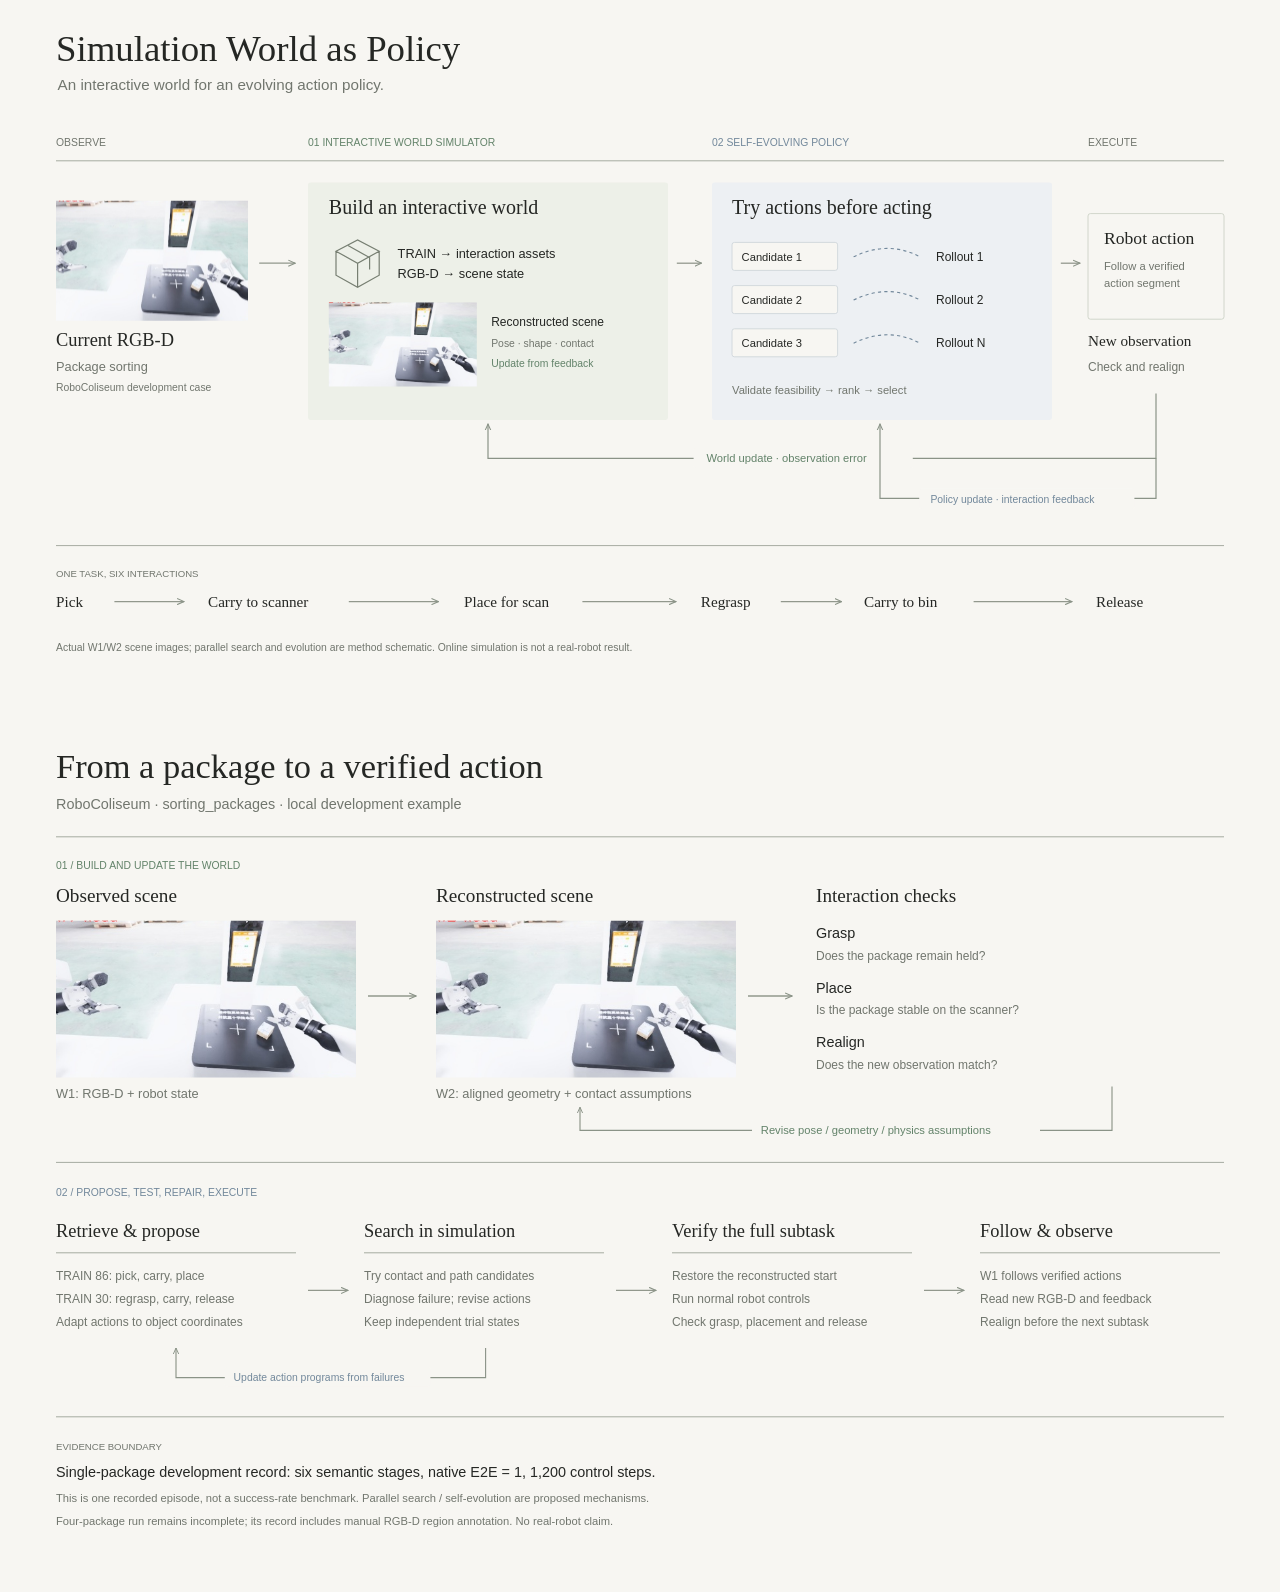
<file: assets/figures-v2/preview.html>
<!doctype html><html lang="en"><meta charset="utf-8"><title>Method figures</title><style>body{margin:0;background:#f7f6f2}img{display:block;width:100%;margin:0 0 36px}</style><img src="overview.svg" alt="Overview"><img src="detail.svg" alt="Package sorting detail"></html>
</file>
<file: web/style.css>
:root {
  color-scheme: dark;
  --paper: #000;
  --ink: #eef1f6;
  --muted: #9aa6b7;
  --rule: #282f39;
  --accent: #d0e2ff;
  --font: -apple-system, BlinkMacSystemFont, "Segoe UI", Arial, "PingFang SC", sans-serif;
}
* { box-sizing: border-box; }
html { scroll-behavior: smooth; scroll-padding-top: 30px; }
body { margin: 0; background: var(--paper); color: var(--ink); font: 15px/1.7 var(--font); -webkit-font-smoothing: antialiased; }
a { color: inherit; text-decoration: none; }
a:hover { color: #fff; }
a:focus-visible, button:focus-visible, [tabindex]:focus-visible { outline: 1px solid #c7dbff; outline-offset: 5px; }
button { font: inherit; color: inherit; cursor: pointer; }
::selection { background: #d6e4fa; color: #000; }
.site-header, .prose, .wide { width: min(1440px, calc(100% - 112px)); margin-inline: auto; }
.site-header { height: 84px; display: flex; align-items: center; justify-content: space-between; gap: 28px; }
.wordmark { font-size: 18px; font-weight: 650; letter-spacing: -.04em; }
.site-header nav { display: flex; align-items: center; gap: 30px; font-size: 13px; color: #bcc7d8; }
.article-title { padding-top: 48px; padding-bottom: 32px; }
.eyebrow { font: 10px/1.5 ui-monospace, monospace; letter-spacing: .16em; color: #8492a6; margin: 0 0 20px; }
h1 { font-size: clamp(36px, 4.4vw, 66px); line-height: 1.08; letter-spacing: -.055em; font-weight: 500; margin: 0 0 20px; }
h1 span { color: #94a5bb; }
.subtitle { margin: 0; color: #a2acba; font-size: 16px; }
.metadata { display: flex; flex-wrap: wrap; column-gap: 40px; row-gap: 8px; margin: 26px 0 0; font: 11px/1.7 ui-monospace, monospace; color: #a2acba; }
.metadata div { display: flex; gap: 15px; }
.metadata dt { color: #6e7c90; }
.metadata dd { margin: 0; }
.metadata dd span { padding: 0 8px; color: #455062; }
.metadata a { color: #c2cddc; }
.wide { margin-top: 16px; margin-bottom: 60px; }
.live-figure { padding: 0; }
.figure-bar { display: flex; justify-content: space-between; align-items: center; gap: 20px; padding: 16px 0; border-top: 1px solid var(--rule); color: #7f8fa5; font: 10px/1.4 ui-monospace, monospace; letter-spacing: .08em; }
.figure-bar button { border: 0; background: none; padding: 7px 0 7px 18px; color: #aebbd0; letter-spacing: 0; }
.diagram-scroll { overflow: hidden; }
.system-diagram { display: block; width: 100%; height: auto; }
.system-diagram text { font-family: var(--font); }
.system-diagram .section-title { font-size: 20px; font-weight: 500; fill: #e2e9f4; letter-spacing: -.3px; }
.system-diagram .diagram-kicker, .system-diagram .micro { font: 10px ui-monospace, "PingFang SC", monospace; fill: #a2b0c4; letter-spacing: .3px; }
.system-diagram .small-title { font-size: 14px; fill: #d1dbea; }
.system-diagram .note { font-size: 12px; fill: #93a2b8; }
.section-rule { fill: none; stroke: #344151; stroke-width: 1; }
.connector { fill: none; stroke: #70839d; stroke-width: 1.25; marker-end: url(#tip); }
.branch-bg { fill: #05080d; stroke: #293444; stroke-width: 1; }
.branch-status { font: 10px var(--font); fill: #a8b7ca; }
.trial-path { stroke: #bbcee9; stroke-dashoffset: 0; }
.verdict { stroke: #8a98aa; opacity: 0; }
.selected .verdict { stroke: #e0ecff; }
.pose-frame { opacity: .5; }
.execution-path, .chosen-link { opacity: .24; }
.depth-scan { opacity: .3; }
.asset-editor .micro { font-size: 10px; letter-spacing: 0; fill: #aebdd0; }
.mobile-bridge { display: none; }
.phase-navigation { position: relative; display: flex; justify-content: center; align-items: center; gap: 26px; width: max-content; margin: 8px auto 26px; }
.phase-navigation::before { content: ""; position: absolute; left: 25px; right: 25px; top: 50%; height: 1px; background: #303844; }
.phase-navigation button { z-index: 1; display: flex; flex-direction: column; align-items: center; justify-content: center; gap: 3px; width: 50px; height: 50px; border: 1px solid #414a57; border-radius: 50%; background: #000; color: #7d8ba0; transition: color .3s, border-color .3s, transform .3s; padding: 0; }
.phase-navigation strong { font: 12px ui-monospace, monospace; }
.phase-navigation span { font-size: 8px; letter-spacing: .03em; }
.phase-navigation button[aria-current="step"] { border: 2px solid #dce8f8; color: #eff5ff; transform: scale(1.13); }
.diagram-footer { display: flex; justify-content: space-between; gap: 24px; border-bottom: 1px solid var(--rule); padding-bottom: 20px; font: 11px/1.6 ui-monospace, "PingFang SC", monospace; color: #7d8ba0; }
.diagram-phase { color: #c8d5e7; }
.live-figure figcaption { display: none; }
.introduction { margin-top: 0; margin-bottom: 64px; max-width: 1440px; }
.introduction p { max-width: 760px; font-size: 19px; line-height: 1.8; color: #bac6d7; }
p { margin: 0 0 22px; }
h2 { font-size: 16px; line-height: 1.5; font-weight: 500; margin: 0 0 26px; letter-spacing: -.02em; }
h3 { font-size: 17px; line-height: 1.5; font-weight: 500; margin: 0; letter-spacing: -.02em; }
section.prose { margin-bottom: 72px; }
.method-row { display: grid; grid-template-columns: 32px minmax(210px, 1fr) minmax(0, 1.3fr); gap: 32px; align-items: baseline; border-top: 1px solid var(--rule); padding: 30px 0; }
.method-row:last-child { border-bottom: 1px solid var(--rule); }
.row-index { font: 11px ui-monospace, monospace; color: #76859b; }
.method-row p { margin: 0; color: #a2acba; font-size: 14px; line-height: 1.8; }
#case { margin-bottom: 24px; }
#case p, #evaluation p { color: #a2acba; max-width: 800px; }
code { font-size: .9em; color: #c4d6ef; }
.case-viewer { max-width: 1440px; }
.scene-panel { margin: 0; background: #070a0f; }
.scene-panel[hidden] { display: none; }
.scene-panel img { display: block; width: 100%; height: 440px; object-fit: contain; background: #05070a; }
.scene-panel p { padding: 16px 20px; margin: 0; font-size: 12px; color: #a2acba; border-bottom: 1px solid var(--rule); }
.scene-tabs { display: flex; gap: 30px; padding: 16px 0; }
.scene-tabs button { border: 0; border-bottom: 1px solid transparent; padding: 8px 0; background: none; font-size: 12px; color: #8594a9; }
.scene-tabs button[aria-selected="true"] { border-color: #dbe7f7; color: #eaf2ff; }
figcaption, .source-note { font-size: 12px; color: #8594a9; }
figcaption a, .source-note a { border-bottom: 1px solid #455062; padding-bottom: 3px; }
footer.prose { margin-top: 100px; margin-bottom: 36px; padding-top: 22px; border-top: 1px solid var(--rule); display: flex; justify-content: space-between; gap: 20px; color: #8794a6; font-size: 11px; }
.sr-only { position: absolute; width: 1px; height: 1px; overflow: hidden; clip: rect(0,0,0,0); white-space: nowrap; }
.paused *, .offscreen * { animation-play-state: paused !important; }
[data-phase="0"] .depth-scan { animation: scan-depth 3s ease-in-out infinite; }
[data-phase="1"] .trial-path { animation: trajectory 1s linear infinite; }
[data-phase="1"] .branch-bg { stroke: #7489a4; }
[data-phase="2"] .rejected, [data-phase="3"] .rejected { opacity: .42; }
[data-phase="2"] .verdict, [data-phase="3"] .verdict { opacity: 1; }
[data-phase="2"] .selected .branch-bg, [data-phase="3"] .selected .branch-bg { fill: #0f1a2a; stroke: #afc8e9; }
[data-phase="2"] .selected .branch-status, [data-phase="3"] .selected .branch-status { fill: #e1edff; }
[data-phase="2"] .chosen-link, [data-phase="3"] .chosen-link { opacity: 1; stroke: #cadcf5; }
[data-phase="4"] .execution-path { opacity: 1; animation: trajectory 1s linear infinite; }
[data-phase="3"] .feedback-path { stroke: #9ab6d9; stroke-dasharray: 4 5; animation: trajectory 1s linear infinite; }
@keyframes trajectory { to { stroke-dashoffset: -20; } }
@keyframes scan-depth { 0% { transform: translateY(-45px); opacity: .2; } 50% { opacity: 1; } 100% { transform: translateY(45px); opacity: .2; } }
@media (max-width: 760px) {
  .site-header, .prose, .wide { width: calc(100% - 40px); }
  .site-header { min-height: 76px; height: auto; padding-block: 20px; flex-wrap: wrap; gap: 12px; }
  .wordmark { font-size: 16px; }
  .site-header nav { font-size: 12px; gap: 20px; }
  .article-title { padding-top: 34px; padding-bottom: 26px; }
  h1 { font-size: clamp(36px, 8vw, 52px); max-width: 550px; }
  h1 span { display: block; }
  .subtitle { font-size: 14px; max-width: 350px; }
  .metadata { font-size: 10px; gap: 10px; flex-direction: column; }
  .metadata div { gap: 12px; }
  .metadata dt { min-width: 38px; }
  .metadata dd span { padding: 0 3px; }
  .figure-bar { font-size: 9px; }
  .diagram-footer { flex-direction: column; gap: 6px; font-size: 10px; }
  .phase-navigation { gap: 22px; margin-block: 12px 26px; }
  .phase-navigation button { width: 44px; height: 44px; }
  .wide { margin-bottom: 42px; }
  .introduction { margin-bottom: 42px; }
  .introduction p { font-size: 16px; }
  section.prose { margin-bottom: 48px; }
  .method-row { grid-template-columns: 24px 1fr; gap: 10px 16px; padding-block: 24px; }
  .method-row p { grid-column: 2; font-size: 13px; }
  .scene-panel img { height: 250px; }
  .scene-panel p { padding: 14px; }
  footer.prose { margin-top: 56px; flex-wrap: wrap; }
}
@media (prefers-reduced-motion: reduce) {
  html { scroll-behavior: auto; }
  .live-figure * { animation: none !important; transition: none !important; }
}

.video-section { padding-block: 64px 32px; border-top: 1px solid var(--rule); }
.video-heading { display:flex; justify-content:space-between; align-items:baseline; gap:24px; margin-bottom:28px; }
.video-heading h2 { margin:0; }
.video-heading p,.video-demo p { color:var(--muted); font-size:13px; }
.video-grid { display:grid; grid-template-columns:repeat(2,minmax(0,1fr)); gap:40px 28px; }
.video-demo video { display:block; width:100%; aspect-ratio:16/10; object-fit:contain; background:#080a0d; border:1px solid var(--rule); }
.video-demo h3 { margin:14px 0 5px; font-size:17px; font-weight:500; }
.video-demo p { margin:0; max-width:60ch; }
@media(max-width:700px) { .video-grid { grid-template-columns:1fr; gap:32px; } .video-heading { display:block; } }

.asset-picker { display:flex; align-items:center; flex-wrap:wrap; gap:14px; padding:12px 0 22px; font-size:12px; color:var(--muted); }
.asset-picker select { background:#10151d; color:var(--ink); border:1px solid #46556b; border-radius:4px; padding:9px 30px 9px 12px; font:inherit; cursor:pointer; }
.asset-picker select:focus-visible { outline:2px solid #bfd0e7; outline-offset:3px; }
.asset-selection-status { color:#9caec4; }


/* Editorial overview: three scenes, one selected route, one feedback line. */
.overview-index { fill: #7b8794; font: 10px ui-monospace, "PingFang SC", monospace; letter-spacing: 1.5px; }
.overview-divider { stroke: #20252b; stroke-width: 1; }
.overview-title { fill: #dce2e9; font-size: 19px; font-weight: 400; letter-spacing: -.4px; }
.overview-note { fill: #8f9aa8; font-size: 11px; }
.overview-footnote { fill: #64707e; font-size: 10px; }
.agent-wordmark { fill: #dce2e9; font-size: 18px; font-weight: 500; letter-spacing: -.4px; }
.overview-arrow { stroke: #7d8998; }
.route-selected { fill: none; stroke: #c2d3b5; stroke-width: 2; }
.route-failed { fill: none; stroke: #997e70; stroke-width: 1; stroke-dasharray: 2 5; opacity: .6; }
.route-alternative { fill: none; stroke: #68798e; stroke-width: 1; stroke-dasharray: 2 5; opacity: .5; }
.target-point { fill: #000; stroke: #c2d3b5; stroke-width: 1.2; }
.repair-path { stroke: #637081; stroke-dasharray: 2 5; }
[data-phase="1"] .repair-path { animation: trajectory 2s linear infinite; }
[data-phase="2"] .route-selected, [data-phase="3"] .route-selected { stroke: #dfebd6; stroke-width: 2.5; }
.overview-controls { display: flex; justify-content: space-between; align-items: center; gap: 24px; padding: 6px 0 18px; border-bottom: 1px solid var(--rule); }
.overview-controls .diagram-phase { color: #8592a1; font: 10px ui-monospace, "PingFang SC", monospace; }
.overview-controls .asset-picker { padding: 0; gap: 10px; font-size: 10px; }
.overview-controls select { border: 0; border-bottom: 1px solid #323b46; border-radius: 0; background: #000; padding: 5px 20px 5px 4px; color: #b5bfcc; }
@media (max-width: 760px) {
  .diagram-scroll { overflow-x: auto; }
  .system-diagram { min-width: 900px; }
  .overview-controls { flex-wrap: wrap; gap: 10px; }
}

/* A minimal twin is cloned into independent rollout branches. */
.trial-result { fill: #897e76; font-size: 12px; }
.winner .trial-result { fill: #c2d3b5; }
.winner .route-selected { stroke-width: 3; }
.trial-world { transition: opacity .5s; }
[data-phase="2"] .unsuccessful, [data-phase="3"] .unsuccessful { opacity: .4; }
[data-phase="2"] .trial-world .trial-path { animation: trajectory 1.5s linear infinite; stroke-dasharray: 4 3; }
.chosen-link { opacity: .6; }

/* Task-conditioned abstraction and a rollout array convey the two core ideas. */
.task-conditioning { fill: #9eabb9; font: 10px ui-monospace, "PingFang SC", monospace; letter-spacing: .3px; }
.retained-label { fill: #bdcbb3; font-size: 11px; }
.discarded-label { fill: #727a84; font-size: 11px; }
.irrelevant-detail { opacity: .18; }
.rollout-cell { fill: #06090d; stroke: #29323c; stroke-width: .7; }
.winner .rollout-cell { fill: #10170f; stroke: #adbf9e; stroke-width: 1.2; }
.rollout-ellipsis { fill: #788798; font-size: 24px; letter-spacing: 7px; }
[data-phase="0"] .irrelevant-detail { animation: omit-details 3s ease-out infinite; }
[data-phase="1"] .trial-world .trial-path, [data-phase="2"] .trial-world .trial-path { animation: trajectory 1.2s linear infinite; animation-delay: var(--trial-delay); stroke-dasharray: 4 3; }
[data-phase="1"] .rollout-cell { stroke: #5e7086; }
[data-phase="2"] .unsuccessful, [data-phase="3"] .unsuccessful { opacity: .52; }
@keyframes omit-details { 0% { opacity: .6; } 75%, 100% { opacity: .06; } }
@media (prefers-reduced-motion: reduce) { .irrelevant-detail { opacity: .12; } }

.phase-navigation { gap: 32px; margin-top: 20px; margin-bottom: 24px; }
.phase-navigation button { width: 58px; height: 58px; }
.phase-navigation span { font-size: 9px; }
[data-phase="0"] .twin-rebuild { animation: reconstruct-twin 3s ease-out infinite; }
[data-phase="1"] .trial-world { animation: rollout-pulse 1.5s ease-in-out infinite; animation-delay: var(--trial-delay); }
[data-phase="2"] .winner .rollout-cell { stroke: #dfecd2; stroke-width: 1.8; }
[data-phase="2"] .chosen-link { stroke-dasharray: 4 4; animation: trajectory 1s linear infinite; }
@keyframes reconstruct-twin { 0% { opacity: .12; } 70%, 100% { opacity: 1; } }
@keyframes rollout-pulse { 0%, 100% { opacity: .55; } 50% { opacity: 1; } }
@media (max-width: 760px) { .phase-navigation { gap: 18px; } .phase-navigation button { width: 52px; height: 52px; } }

/* Rollouts show actual object/arm movement; verdicts appear after the attempt. */
[data-phase="1"] .trial-world { animation: none; opacity: 1; }
.trial-world[data-outcome="collision"] .rollout-cell,
.trial-world[data-outcome="slip"] .rollout-cell { stroke: #a97e6c; }
.trial-world[data-outcome="success"] .rollout-cell { stroke: #c3d5ae; }
.rollout-verdict { stroke: #bf8b75; }
.winner .rollout-verdict { stroke: #d3e5bf; }

/* Rebuild is driven by the same timeline as playback and stage selection. */
[data-phase="0"] .twin-rebuild, [data-phase="0"] .irrelevant-detail { animation: none; }
.context-point { fill: #74879c; }
.task-point { fill: #c5d8eb; }
.reconstruction-status { fill: #afc3d9; font: 10px ui-monospace, "PingFang SC", monospace; }
.video-demo video[src*="swap-head-rgbd"] { object-fit: contain; }

/* The library closes the loop from trial experience to reusable assets and skills. */
.library-surface { fill: #0b1115; stroke: #3c4b52; stroke-width: 1; }
.evolution-title { fill: #d7e0e5; font-size: 18px; }
.library-title { fill: #d7e3df; font-size: 18px; }
.library-item-title { fill: #bfcfca; font-size: 13px; }
.evolution-round { fill: #8ca499; font: 10px ui-monospace, "PingFang SC", monospace; }
.library-status { fill: #a8bcb2; font-size: 11px; }
.evolution-caption { fill: #a0b2ab; font: 11px ui-monospace, "PingFang SC", monospace; letter-spacing: .6px; }
.distill-link, .skill-reuse-link { stroke: #b2c49e; }
.experience-link, .asset-reuse-link { stroke: #7f9ca8; }
.skill-trajectory { fill: none; stroke: #c6d5aa; stroke-width: 1.8; }
.grasp-point { fill: #d8e7bb; }
.skill-grasp { fill: none; stroke: #cad8ca; stroke-width: 1.4; }
[data-phase="2"] .distill-link, [data-phase="4"] .experience-link { stroke-dasharray: 4 4; animation: trajectory 1s linear infinite; }
.evolution-loop[data-reusing="true"] .asset-reuse-link,
.evolution-loop[data-reusing="true"] .skill-reuse-link { stroke-dasharray: 4 4; animation: trajectory 1.2s linear infinite; }

/* One quiet frame makes the method and its evolving memory one system. */
.live-figure { padding: 20px 24px 18px; border: 1px solid #303b45; border-radius: 8px; background: #080c0f; }
.live-figure .figure-bar { border-top: 0; padding: 0 0 18px; }
.live-figure .system-diagram { background-image: radial-gradient(#33404a 0.55px, transparent 0.55px); background-size: 22px 22px; }
.live-figure .overview-controls { border-bottom: 0; padding-bottom: 0; }
.live-figure .phase-navigation button { background: #080c0f; }
.live-figure .asset-picker select { background: #080c0f; }
.library-surface { fill: #111b20; stroke: #52635f; }
@media (max-width: 760px) { .live-figure { padding: 16px 12px; } }


.selected-focus { pointer-events: none; }
.selected-focus .rollout-cell { fill: #14201d; stroke: #d0dfb8; stroke-width: .6; }
.selected-focus-label { fill: #d5e4c6; font-size: 14px; }
@media(max-width:760px) { .phase-navigation { gap: 12px; } .phase-navigation button { width: 46px; height: 46px; } }

.library-record-bg { fill: #10191e; stroke: #35474a; stroke-width: .8; }
.asset-record-icon { fill: none; stroke: #9dafb2; stroke-width: 1; }
.library-record-label { fill: #bacbc7; font-size: 9px; }
.skill-record-meta { fill: #738d86; font: 7px ui-monospace, "PingFang SC", monospace; }
.skill-record .skill-trajectory { stroke-width: 1.1; }

.object-asset-name { fill: #d0ddd6; font-size: 11px; }
.object-asset-property { fill: #98aca8; font: 8.5px ui-monospace, "PingFang SC", monospace; }
.object-grasp-label { fill: #b2c79f; font-size: 9px; }
.object-thumbnail { stroke: #adc2bf; stroke-width: .7; }
.asset-grasp-point { fill: #d7ecac; stroke: #3a5542; stroke-width: .7; }
.asset-parameter-note { fill: #7f9691; font-size: 9px; }
.skill-record .library-record-label { font-size: 10px; }
.skill-record .skill-record-meta { font-size: 8px; }
</file>
